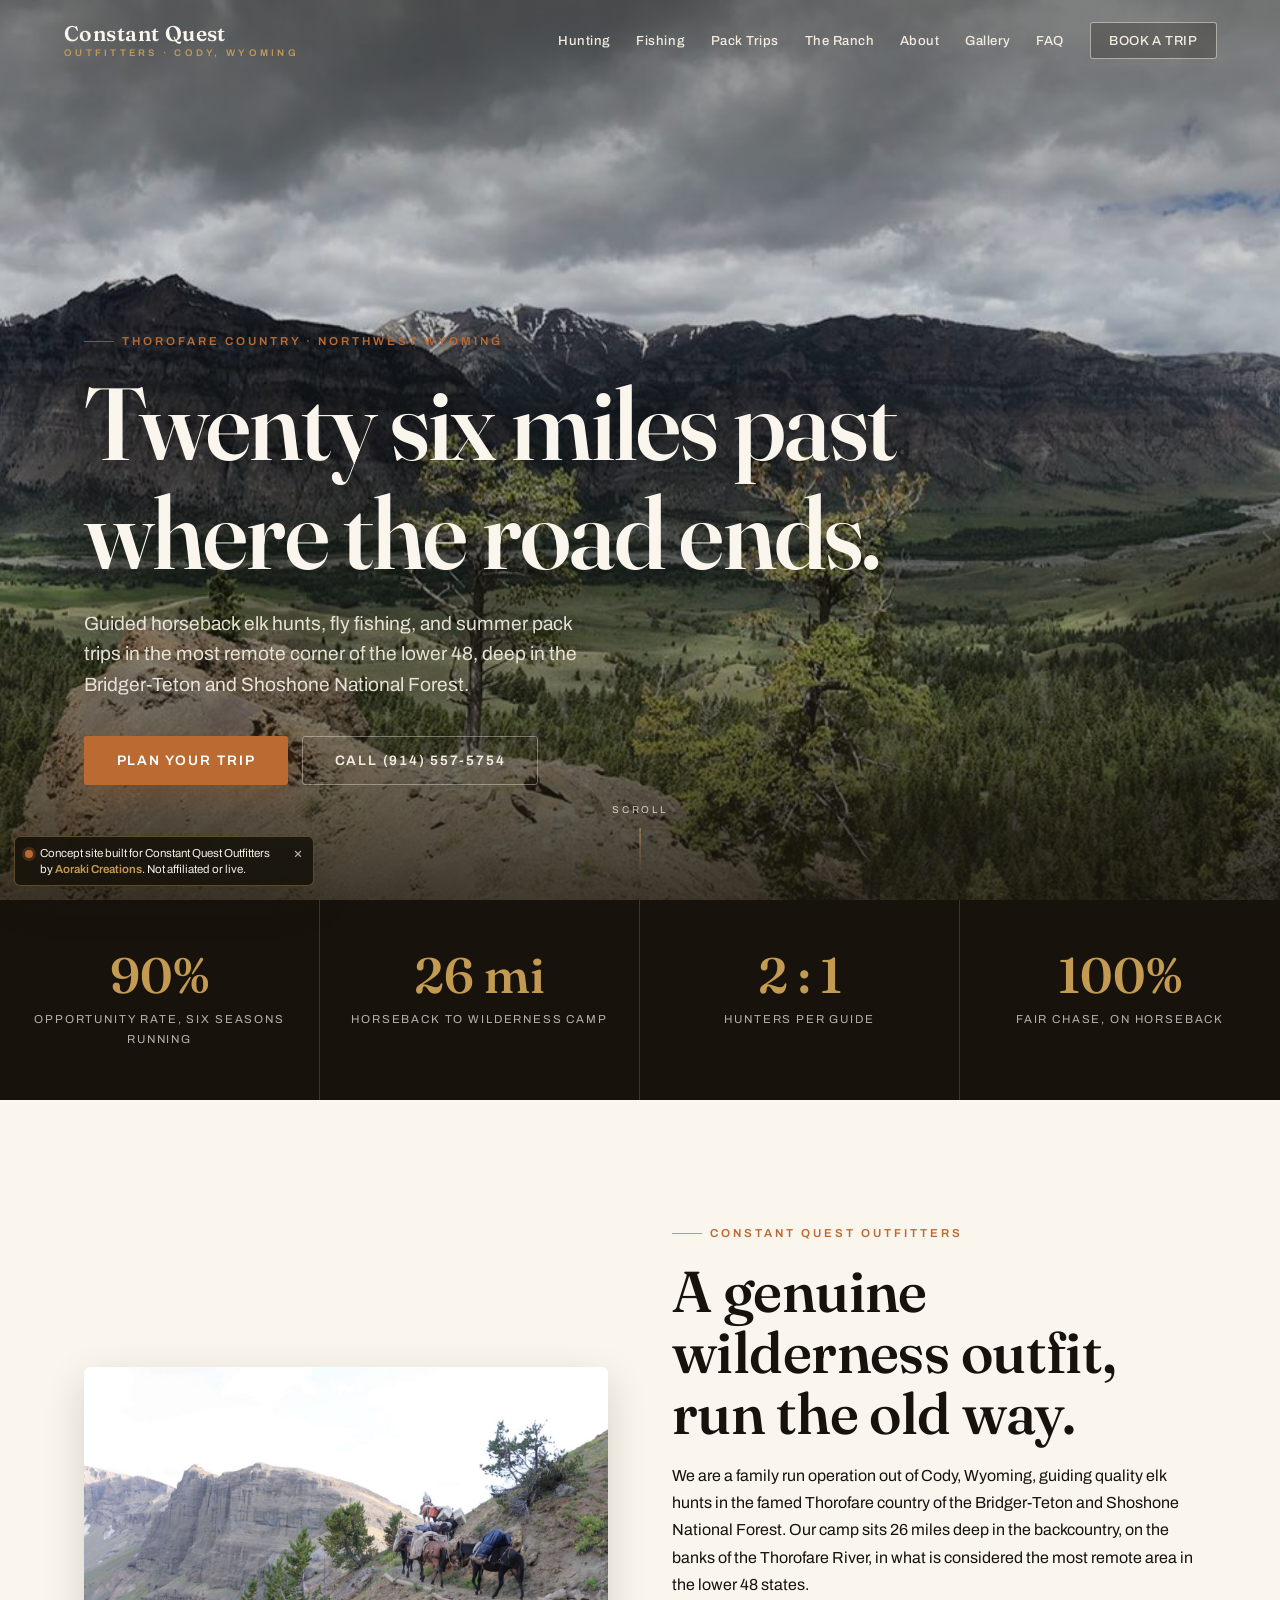
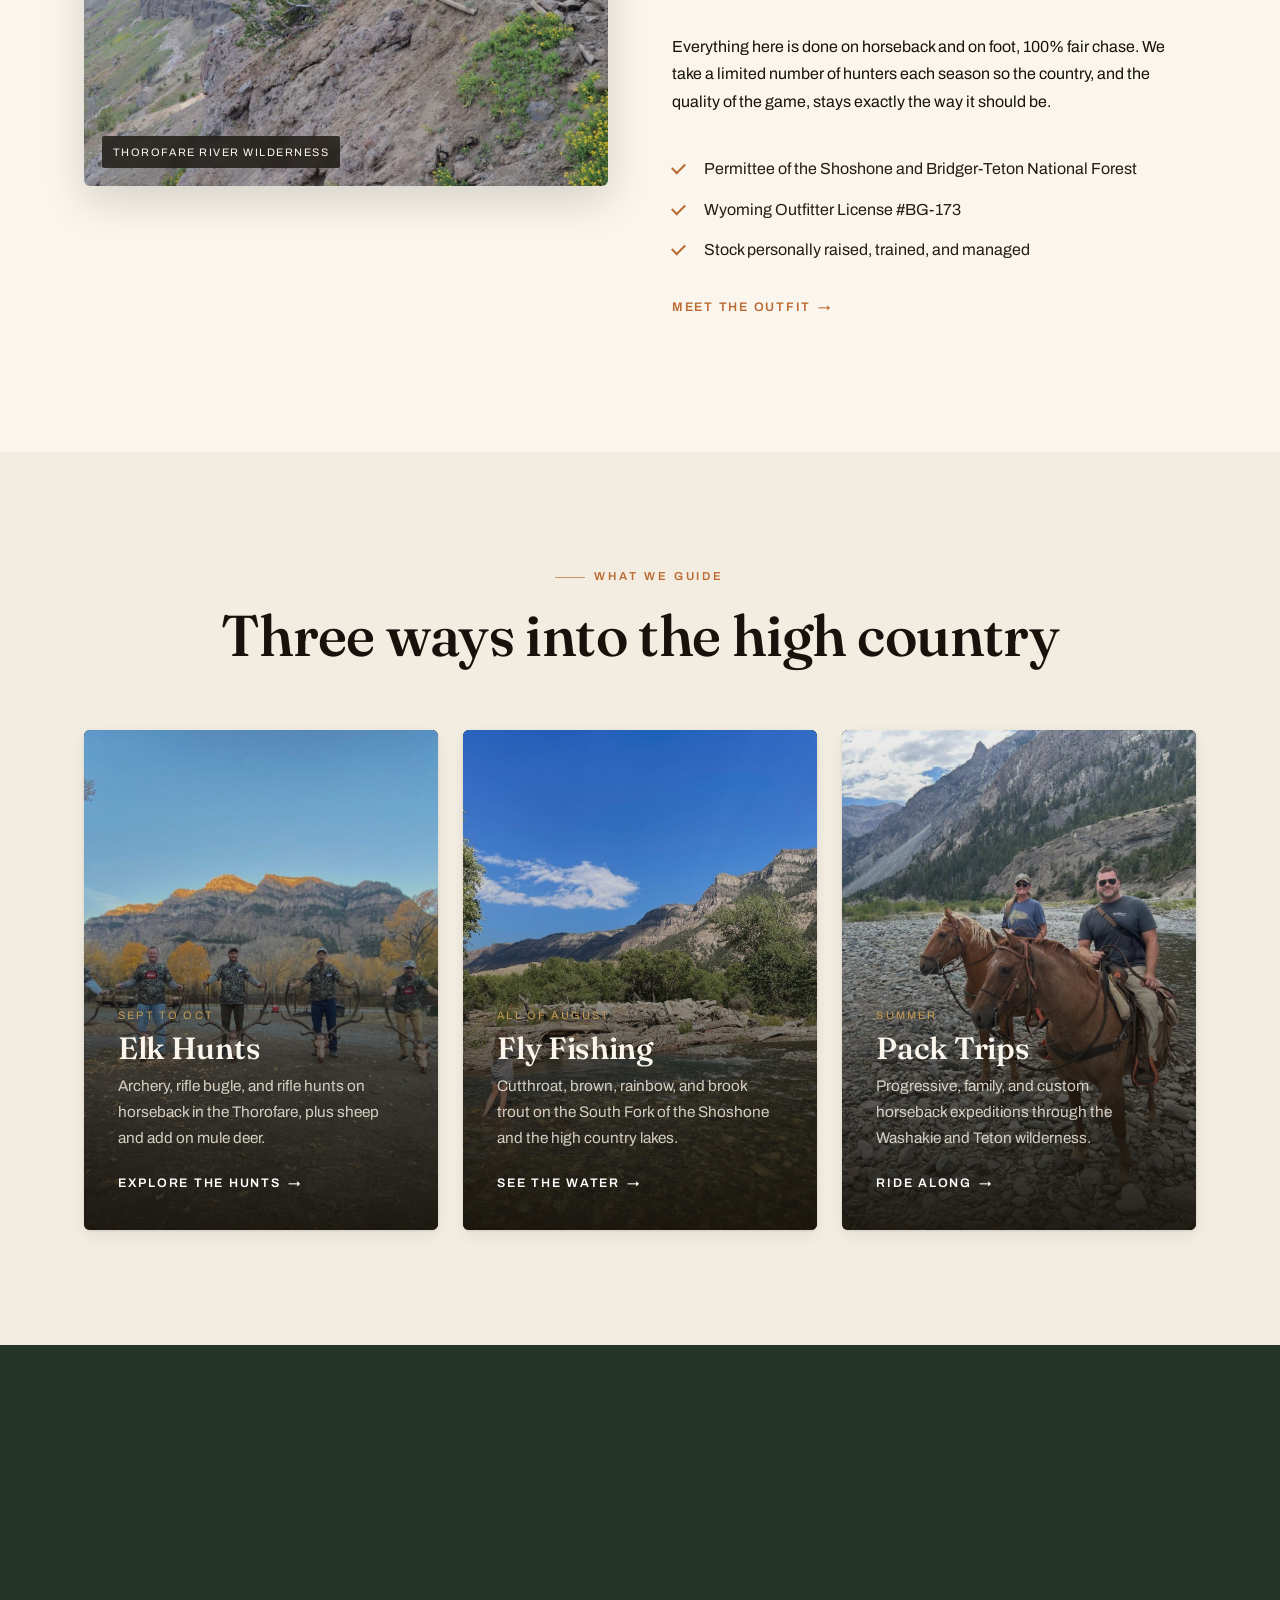
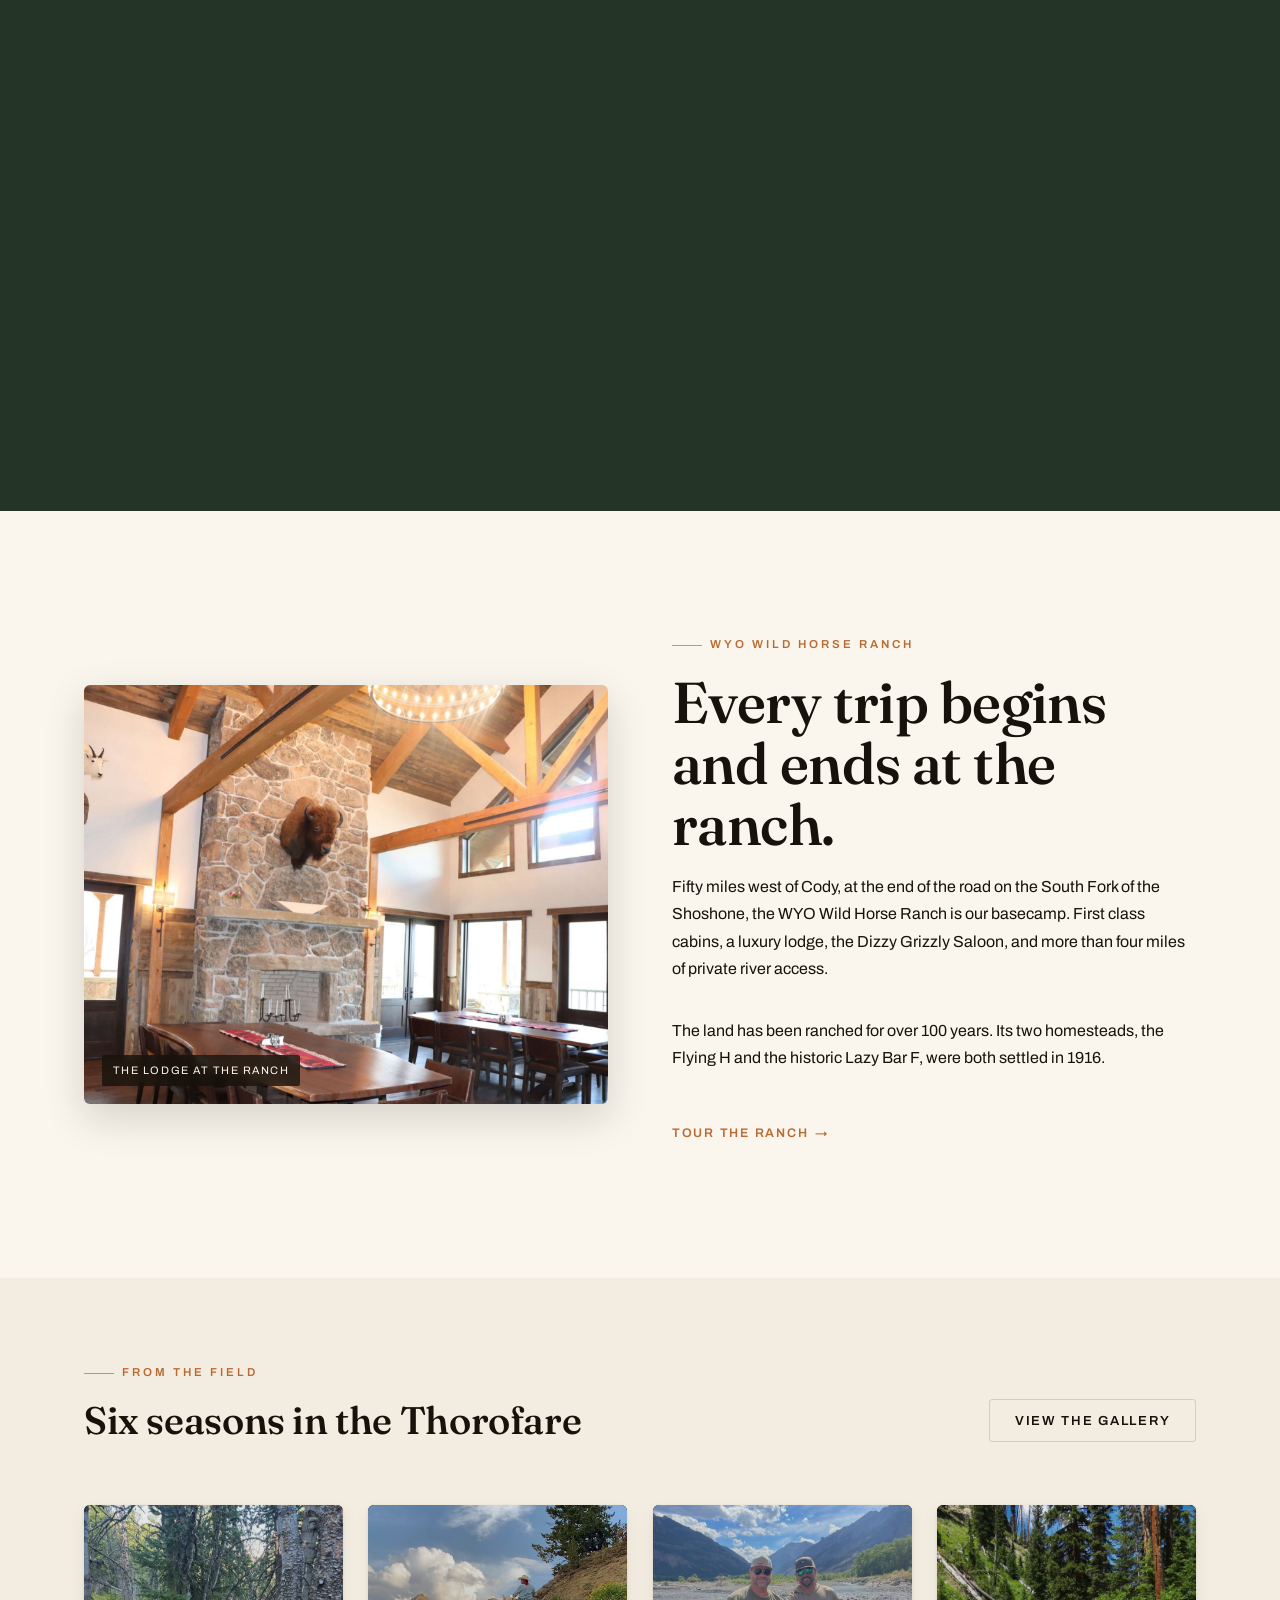
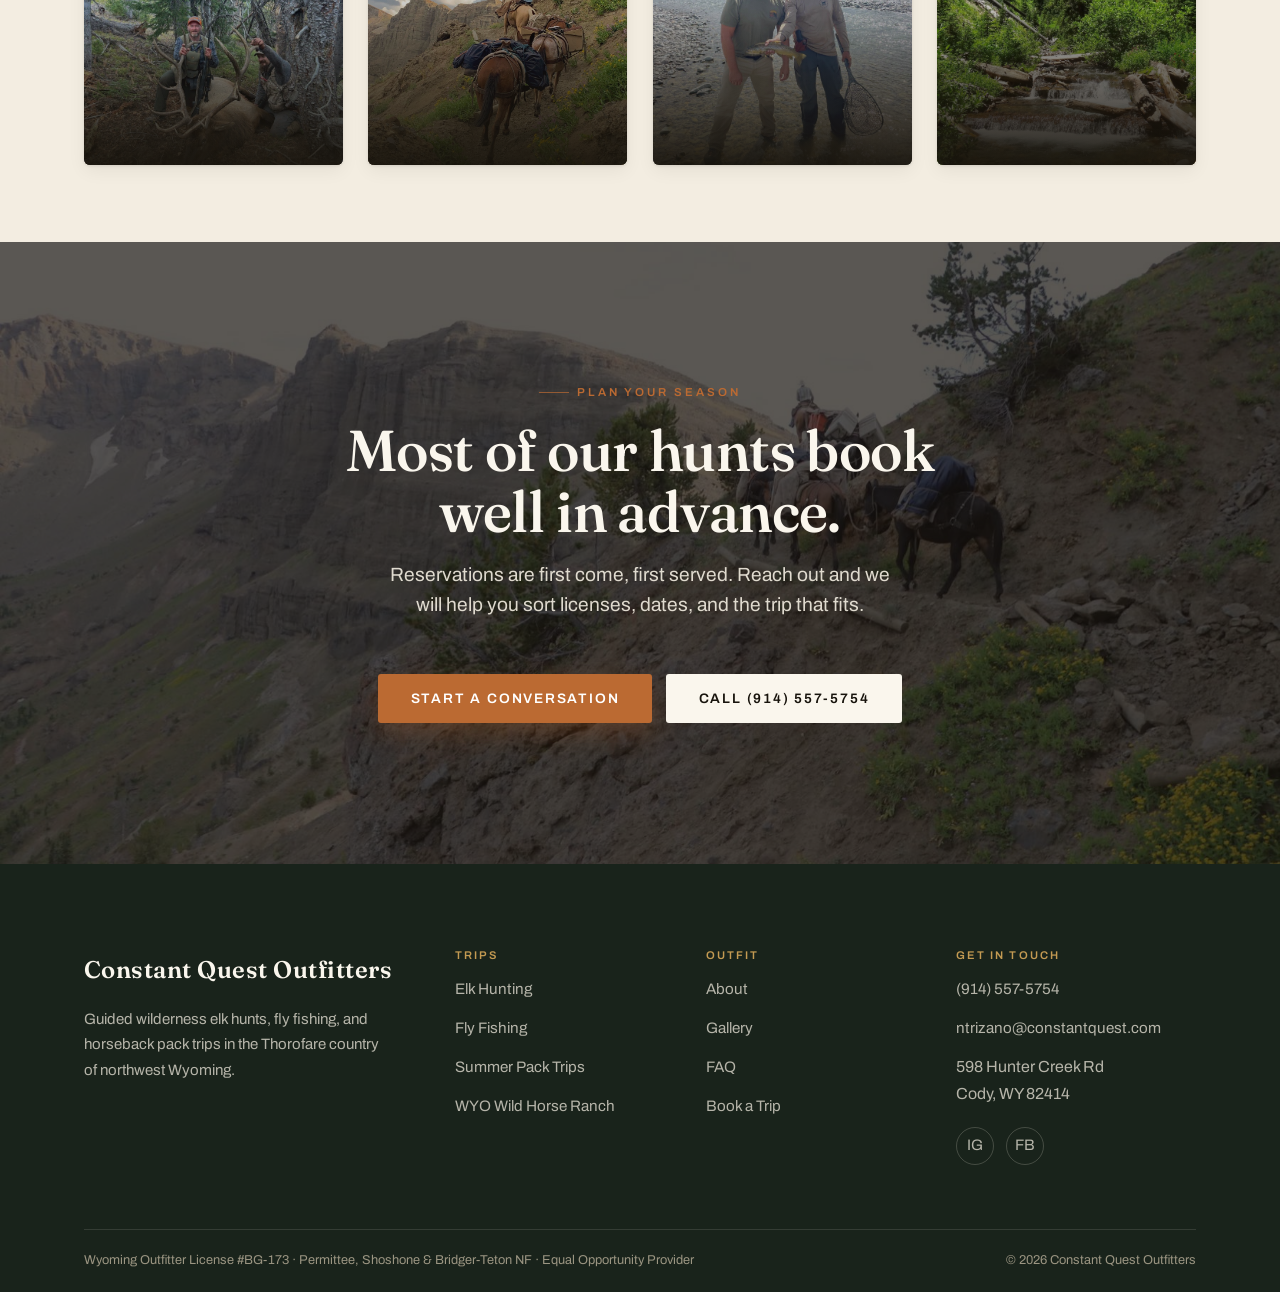
<file: index.html>
<!DOCTYPE html>
<html lang="en">
<head>
<meta charset="utf-8">
<meta name="viewport" content="width=device-width, initial-scale=1">
<meta name="robots" content="noindex, nofollow">
<title>Constant Quest Outfitters | Wilderness Elk Hunts, Fly Fishing &amp; Pack Trips, Cody WY</title>
<meta name="description" content="Guided horseback elk hunts, fly fishing, and summer pack trips in the Thorofare wilderness of the Bridger-Teton and Shoshone National Forest. Based in Cody, Wyoming.">
<link rel="preconnect" href="https://fonts.googleapis.com">
<link rel="preconnect" href="https://fonts.gstatic.com" crossorigin>
<link href="https://fonts.googleapis.com/css2?family=Fraunces:opsz,wght@9..144,400;9..144,500;9..144,560;9..144,600;9..144,700&family=Archivo:wght@400;500;600;700&display=swap" rel="stylesheet">
<link rel="stylesheet" href="styles.css?v=2">
<link rel="icon" href="data:image/svg+xml,%3Csvg xmlns='http://www.w3.org/2000/svg' viewBox='0 0 32 32'%3E%3Crect width='32' height='32' rx='5' fill='%23243528'/%3E%3Ctext x='16' y='21' font-family='Georgia,serif' font-size='14' font-weight='600' fill='%23c39a52' text-anchor='middle'%3ECQ%3C/text%3E%3C/svg%3E">
</head>
<body>

<!-- ============================ HEADER ============================ -->
<header class="site-header">
  <a class="brand" href="index.html">
    <span class="brand__name">Constant Quest</span>
    <span class="brand__sub">Outfitters &middot; Cody, Wyoming</span>
  </a>
  <button class="nav-toggle" aria-label="Open menu" aria-expanded="false"><span></span><span></span><span></span></button>
  <nav class="nav" aria-label="Primary">
    <a href="hunting.html">Hunting</a>
    <a href="fishing.html">Fishing</a>
    <a href="pack-trips.html">Pack Trips</a>
    <a href="ranch.html">The Ranch</a>
    <a href="about.html">About</a>
    <a href="gallery.html">Gallery</a>
    <a href="faq.html">FAQ</a>
    <a class="btn btn--on-dark" href="contact.html">Book a Trip</a>
  </nav>
</header>
<div class="nav-backdrop"></div>

<!-- ============================ HERO ============================ -->
<section class="hero">
  <div class="hero__media">
    <img src="assets/img_0094.jpg" alt="Panoramic view over a broad forested valley with a river below and snow capped peaks beyond, in the Thorofare country of Wyoming">
  </div>
  <div class="hero__inner wrap">
    <p class="eyebrow">Thorofare Country &middot; Northwest Wyoming</p>
    <h1>Twenty six miles past where the road ends.</h1>
    <p class="lead">Guided horseback elk hunts, fly fishing, and summer pack trips in the most remote corner of the lower 48, deep in the Bridger-Teton and Shoshone National Forest.</p>
    <div class="hero__cta">
      <a class="btn btn--primary btn--lg" href="contact.html">Plan Your Trip</a>
      <a class="btn btn--on-dark btn--lg" href="tel:19145575754">Call (914) 557-5754</a>
    </div>
  </div>
  <div class="hero__scroll"><span>Scroll</span><span class="line"></span></div>
</section>

<!-- ============================ STAT BAND ============================ -->
<section class="bg-ink">
  <div class="stats">
    <div class="stat reveal"><div class="stat__num">90%</div><div class="stat__label">Opportunity rate, six seasons running</div></div>
    <div class="stat reveal" data-d="1"><div class="stat__num">26 mi</div><div class="stat__label">Horseback to wilderness camp</div></div>
    <div class="stat reveal" data-d="2"><div class="stat__num">2 : 1</div><div class="stat__label">Hunters per guide</div></div>
    <div class="stat reveal" data-d="3"><div class="stat__num">100%</div><div class="stat__label">Fair chase, on horseback</div></div>
  </div>
</section>

<!-- ============================ INTRO SPLIT ============================ -->
<section class="section bg-cream">
  <div class="wrap split">
    <div class="split__media reveal">
      <img src="assets/npic-1-scaled.jpg" alt="A string of packed horses and mules on a narrow rocky trail with tall cliffs rising behind them">
      <span class="tag">Thorofare River wilderness</span>
    </div>
    <div class="split__body reveal" data-d="1">
      <p class="eyebrow">Constant Quest Outfitters</p>
      <h2 class="h-lg">A genuine wilderness outfit, run the old way.</h2>
      <div class="stack">
        <p>We are a family run operation out of Cody, Wyoming, guiding quality elk hunts in the famed Thorofare country of the Bridger-Teton and Shoshone National Forest. Our camp sits 26 miles deep in the backcountry, on the banks of the Thorofare River, in what is considered the most remote area in the lower 48 states.</p>
        <p>Everything here is done on horseback and on foot, 100% fair chase. We take a limited number of hunters each season so the country, and the quality of the game, stays exactly the way it should be.</p>
      </div>
      <ul class="ticks">
        <li>Permittee of the Shoshone and Bridger-Teton National Forest</li>
        <li>Wyoming Outfitter License #BG-173</li>
        <li>Stock personally raised, trained, and managed</li>
      </ul>
      <p style="margin-top:1.8rem"><a class="txtlink" href="about.html">Meet the outfit <span class="arr">&rarr;</span></a></p>
    </div>
  </div>
</section>

<!-- ============================ OFFERS ============================ -->
<section class="section bg-bone">
  <div class="wrap">
    <div class="shead shead--center">
      <p class="eyebrow center">What we guide</p>
      <h2 class="h-lg maxch-c">Three ways into the high country</h2>
    </div>
    <div class="cards">
      <a class="card reveal" href="hunting.html">
        <div class="card__img"><img src="assets/rifle-4-group-shot-cq.jpg" alt="Five hunters standing in a clearing holding elk antlers with a tall mountain peak glowing behind them"></div>
        <div class="card__body">
          <p class="card__kicker">Sept to Oct</p>
          <h3 class="card__title">Elk Hunts</h3>
          <p class="card__text">Archery, rifle bugle, and rifle hunts on horseback in the Thorofare, plus sheep and add on mule deer.</p>
          <span class="txtlink">Explore the hunts <span class="arr">&rarr;</span></span>
        </div>
      </a>
      <a class="card reveal" data-d="1" href="fishing.html">
        <div class="card__img"><img src="assets/view2.jpg" alt="A person wading in a clear shallow mountain river below dramatic rocky cliffs"></div>
        <div class="card__body">
          <p class="card__kicker">All of August</p>
          <h3 class="card__title">Fly Fishing</h3>
          <p class="card__text">Cutthroat, brown, rainbow, and brook trout on the South Fork of the Shoshone and the high country lakes.</p>
          <span class="txtlink">See the water <span class="arr">&rarr;</span></span>
        </div>
      </a>
      <a class="card reveal" data-d="2" href="pack-trips.html">
        <div class="card__img"><img src="assets/horse.jpg" alt="Two riders on horseback paused on a rocky riverbank with a mountain peak behind them"></div>
        <div class="card__body">
          <p class="card__kicker">Summer</p>
          <h3 class="card__title">Pack Trips</h3>
          <p class="card__text">Progressive, family, and custom horseback expeditions through the Washakie and Teton wilderness.</p>
          <span class="txtlink">Ride along <span class="arr">&rarr;</span></span>
        </div>
      </a>
    </div>
  </div>
</section>

<!-- ============================ CAMP FEATURE ============================ -->
<section class="section bg-pine">
  <div class="wrap split split--rev">
    <div class="split__media reveal">
      <img src="assets/hunter-tent-night-1.jpg" alt="A canvas wall tent glowing with warm light at dusk, wood stove smoke rising, conifers silhouetted against a deep blue sky">
      <span class="tag">Wilderness camp, Thorofare River</span>
    </div>
    <div class="split__body reveal" data-d="1">
      <p class="eyebrow">Life in camp</p>
      <h2 class="h-lg">Wall tents, wood stoves, and a hot meal waiting.</h2>
      <div class="stack">
        <p>The ride in is every bit of 7.5 hours and 26 miles. Once you reach camp, you can expect padded cots in wall tents with stoves, and hot meals served in the dining tent each morning and evening, with a packed lunch in the field.</p>
        <p>Each day you will be on horseback a minimum of three to four hours with a few miles of walking. Quality stock and comfortable, safe wilderness accommodations are part of the deal.</p>
      </div>
      <p style="margin-top:1.8rem"><a class="txtlink" href="hunting.html">How the hunts work <span class="arr">&rarr;</span></a></p>
    </div>
  </div>
</section>

<!-- ============================ RANCH FEATURE ============================ -->
<section class="section bg-cream">
  <div class="wrap split">
    <div class="split__media reveal">
      <img src="assets/7-scaled.jpg" alt="Interior of a timber frame lodge dining room with a tall stone fireplace, dining tables, and a bison mount above the hearth">
      <span class="tag">The lodge at the ranch</span>
    </div>
    <div class="split__body reveal" data-d="1">
      <p class="eyebrow">WYO Wild Horse Ranch</p>
      <h2 class="h-lg">Every trip begins and ends at the ranch.</h2>
      <div class="stack">
        <p>Fifty miles west of Cody, at the end of the road on the South Fork of the Shoshone, the WYO Wild Horse Ranch is our basecamp. First class cabins, a luxury lodge, the Dizzy Grizzly Saloon, and more than four miles of private river access.</p>
        <p>The land has been ranched for over 100 years. Its two homesteads, the Flying H and the historic Lazy Bar F, were both settled in 1916.</p>
      </div>
      <p style="margin-top:1.8rem"><a class="txtlink" href="ranch.html">Tour the ranch <span class="arr">&rarr;</span></a></p>
    </div>
  </div>
</section>

<!-- ============================ GALLERY TEASER ============================ -->
<section class="section--tight bg-bone">
  <div class="wrap">
    <div class="shead shead--split">
      <div>
        <p class="eyebrow">From the field</p>
        <h2 class="h-md">Six seasons in the Thorofare</h2>
      </div>
      <div style="text-align:right"><a class="btn btn--ghost" href="gallery.html">View the gallery</a></div>
    </div>
    <div class="cards" style="grid-template-columns:repeat(4,1fr)">
      <div class="card reveal" style="min-height:260px"><div class="card__img"><img src="assets/elk-2024.jpg" alt="Two hunters posing with a downed bull elk in timber"></div></div>
      <div class="card reveal" data-d="1" style="min-height:260px"><div class="card__img"><img src="assets/npic-2-scaled.jpg" alt="A rider leading two pack mules up a steep mountain trail"></div></div>
      <div class="card reveal" data-d="2" style="min-height:260px"><div class="card__img"><img src="assets/boys.jpg" alt="Two anglers standing in a mountain river, one holding a trout"></div></div>
      <div class="card reveal" data-d="3" style="min-height:260px"><div class="card__img"><img src="assets/dsc03654.jpg" alt="A mountain stream cascading over rocks through a conifer forest"></div></div>
    </div>
  </div>
</section>

<!-- ============================ CTA BAND ============================ -->
<section class="cta-band">
  <div class="cta-band__media"><img src="assets/npic-1-scaled.jpg" alt="Pack string crossing a high wilderness ridge"></div>
  <div class="cta-band__inner wrap">
    <p class="eyebrow center">Plan your season</p>
    <h2>Most of our hunts book well in advance.</h2>
    <p class="lead">Reservations are first come, first served. Reach out and we will help you sort licenses, dates, and the trip that fits.</p>
    <div class="cta-band__btns">
      <a class="btn btn--primary btn--lg" href="contact.html">Start a Conversation</a>
      <a class="btn btn--light btn--lg" href="tel:19145575754">Call (914) 557-5754</a>
    </div>
  </div>
</section>

<!-- ============================ FOOTER ============================ -->
<footer class="site-footer">
  <div class="wrap">
    <div class="footer-top">
      <div class="footer-brand">
        <span class="brand__name">Constant Quest Outfitters</span>
        <p>Guided wilderness elk hunts, fly fishing, and horseback pack trips in the Thorofare country of northwest Wyoming.</p>
      </div>
      <div class="footer-col">
        <h4>Trips</h4>
        <ul>
          <li><a href="hunting.html">Elk Hunting</a></li>
          <li><a href="fishing.html">Fly Fishing</a></li>
          <li><a href="pack-trips.html">Summer Pack Trips</a></li>
          <li><a href="ranch.html">WYO Wild Horse Ranch</a></li>
        </ul>
      </div>
      <div class="footer-col">
        <h4>Outfit</h4>
        <ul>
          <li><a href="about.html">About</a></li>
          <li><a href="gallery.html">Gallery</a></li>
          <li><a href="faq.html">FAQ</a></li>
          <li><a href="contact.html">Book a Trip</a></li>
        </ul>
      </div>
      <div class="footer-col">
        <h4>Get in touch</h4>
        <ul>
          <li><a href="tel:19145575754">(914) 557-5754</a></li>
          <li><a href="mailto:ntrizano@constantquest.com">ntrizano@constantquest.com</a></li>
          <li>598 Hunter Creek Rd<br>Cody, WY 82414</li>
        </ul>
        <div class="footer-social" style="margin-top:1.2rem">
          <a href="https://www.instagram.com/constant_quest_outfitters/" aria-label="Instagram" target="_blank" rel="noopener">IG</a>
          <a href="https://www.facebook.com/" aria-label="Facebook" target="_blank" rel="noopener">FB</a>
        </div>
      </div>
    </div>
    <div class="footer-bottom">
      <span class="lic">Wyoming Outfitter License #BG-173 &middot; Permittee, Shoshone &amp; Bridger-Teton NF &middot; Equal Opportunity Provider</span>
      <span class="lic">&copy; <span id="year">2026</span> Constant Quest Outfitters</span>
    </div>
  </div>
</footer>

<!-- ============================ DEMO BADGE ============================ -->
<div class="demo-badge">
  <span class="dot"></span>
  <div>Concept site built for Constant Quest Outfitters by <strong>Aoraki Creations</strong>. Not affiliated or live.</div>
  <button class="demo-badge__x" aria-label="Dismiss">&times;</button>
</div>

<script src="main.js?v=2"></script>
</body>
</html>
</file>
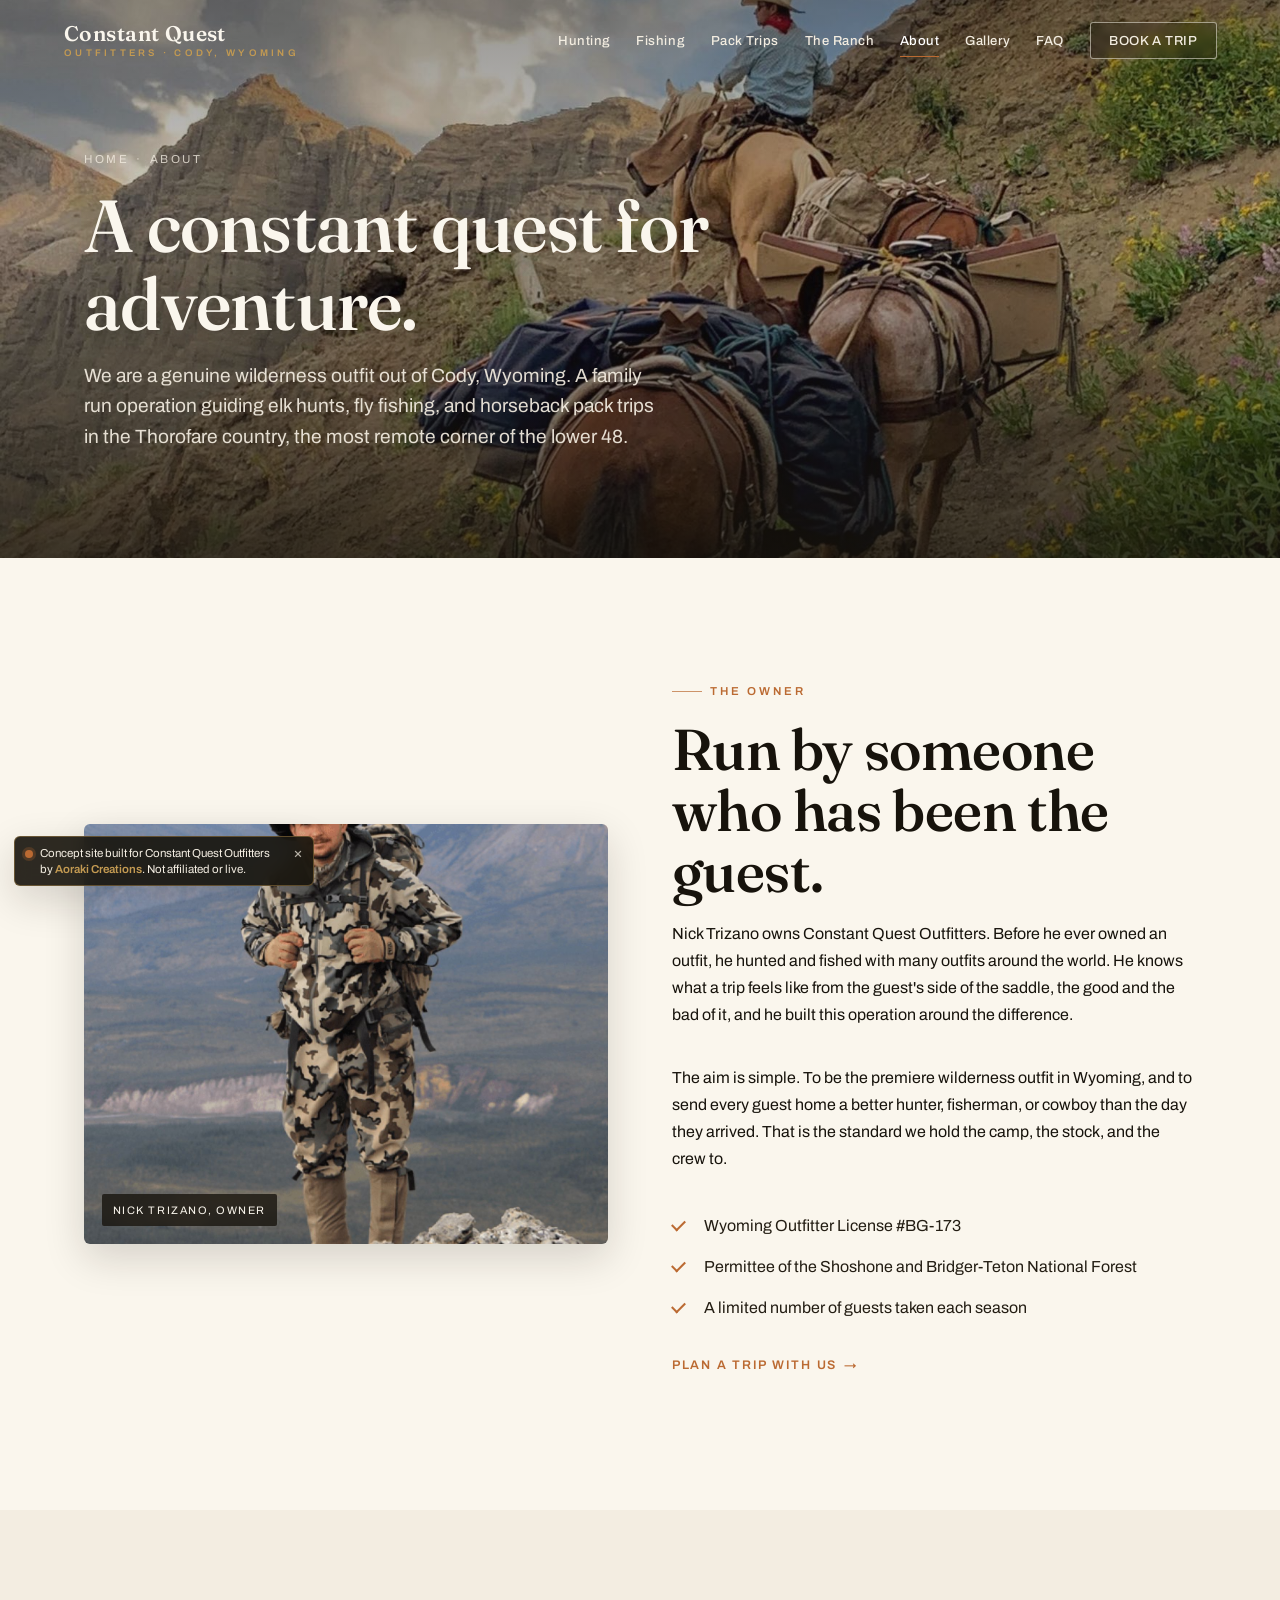
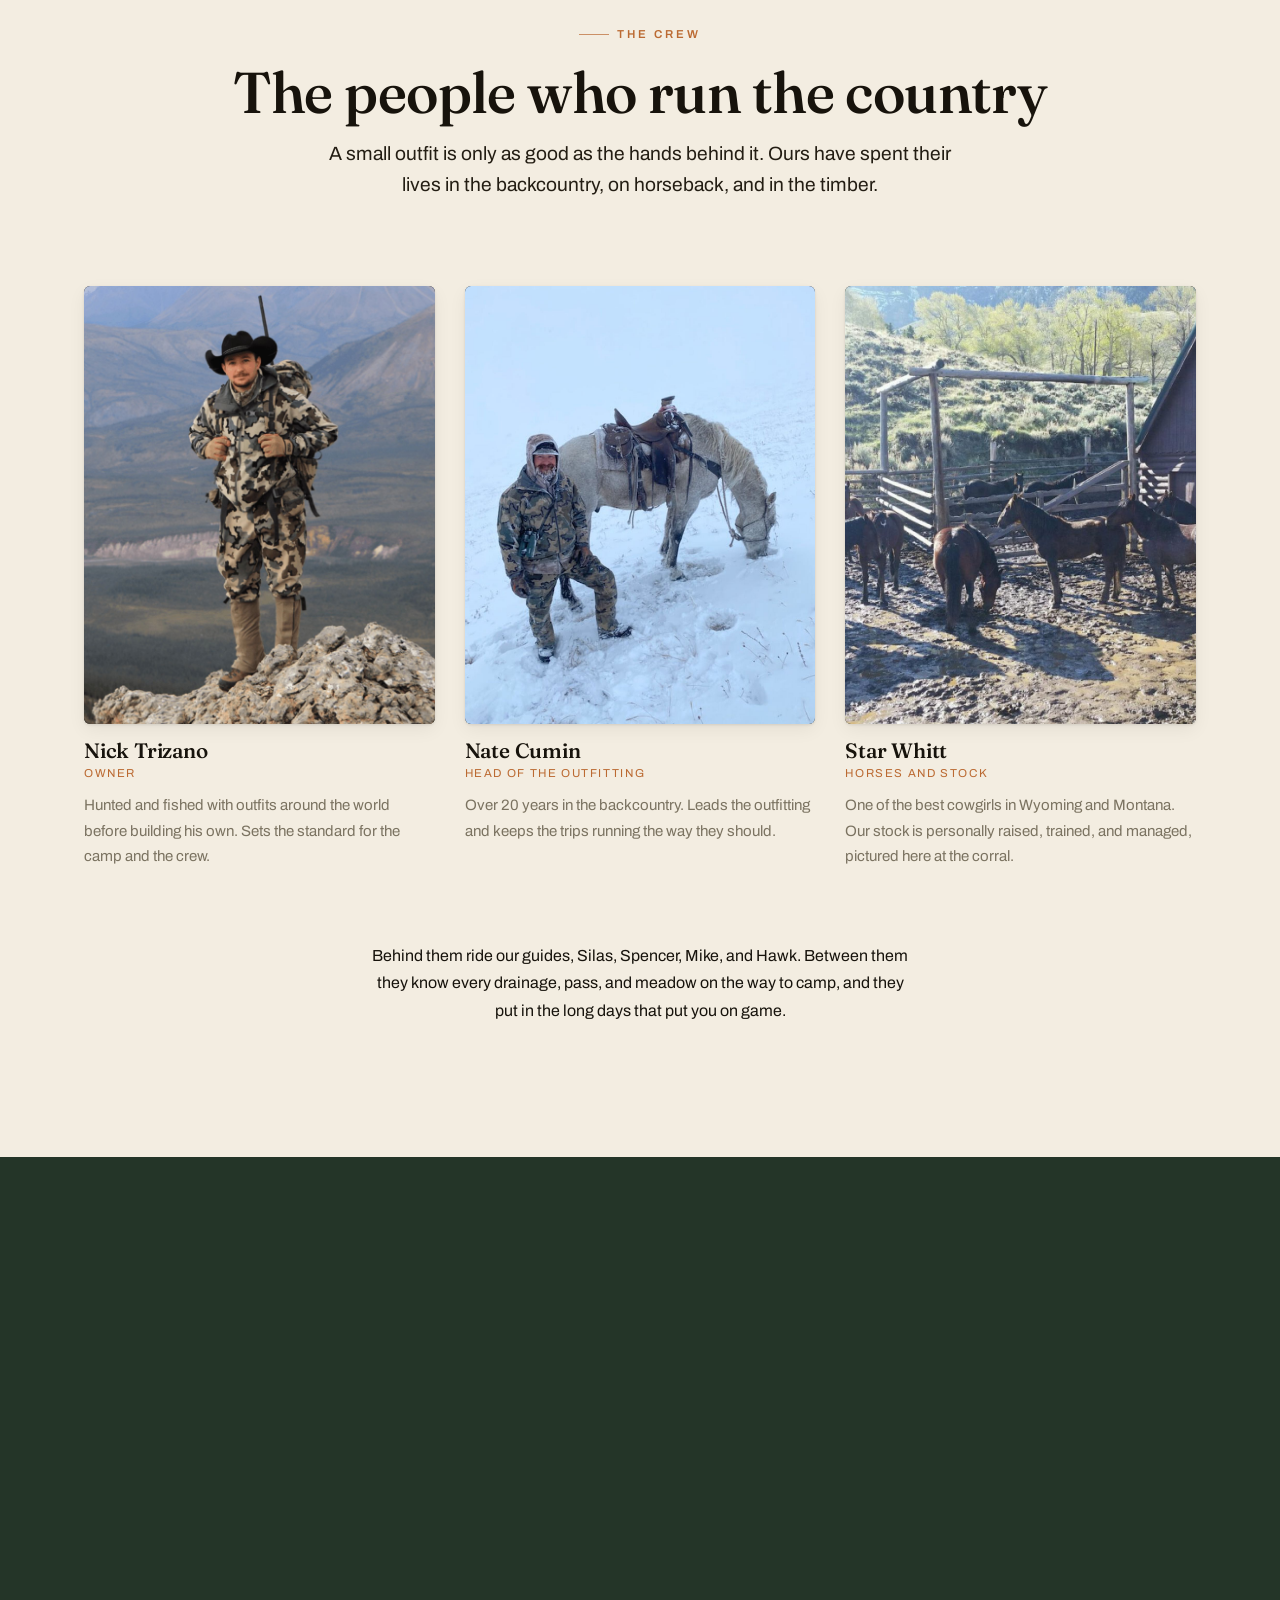
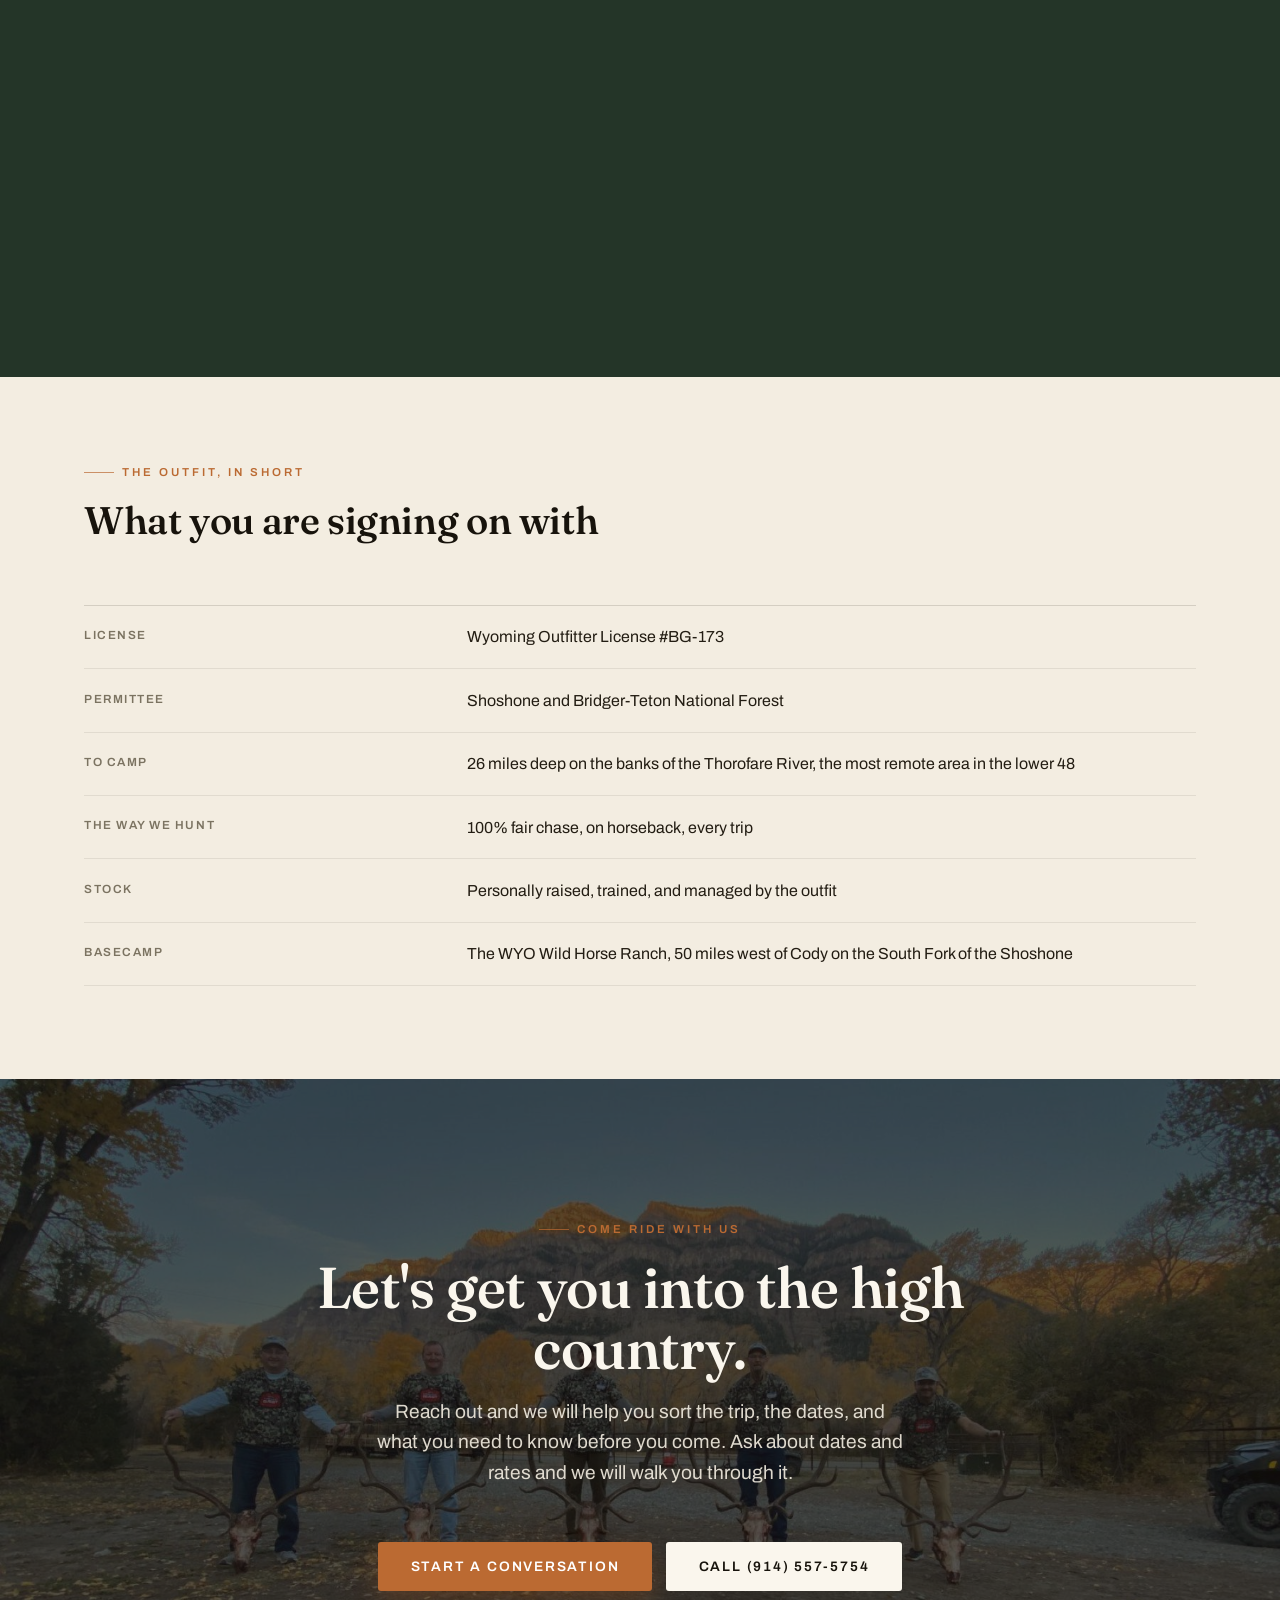
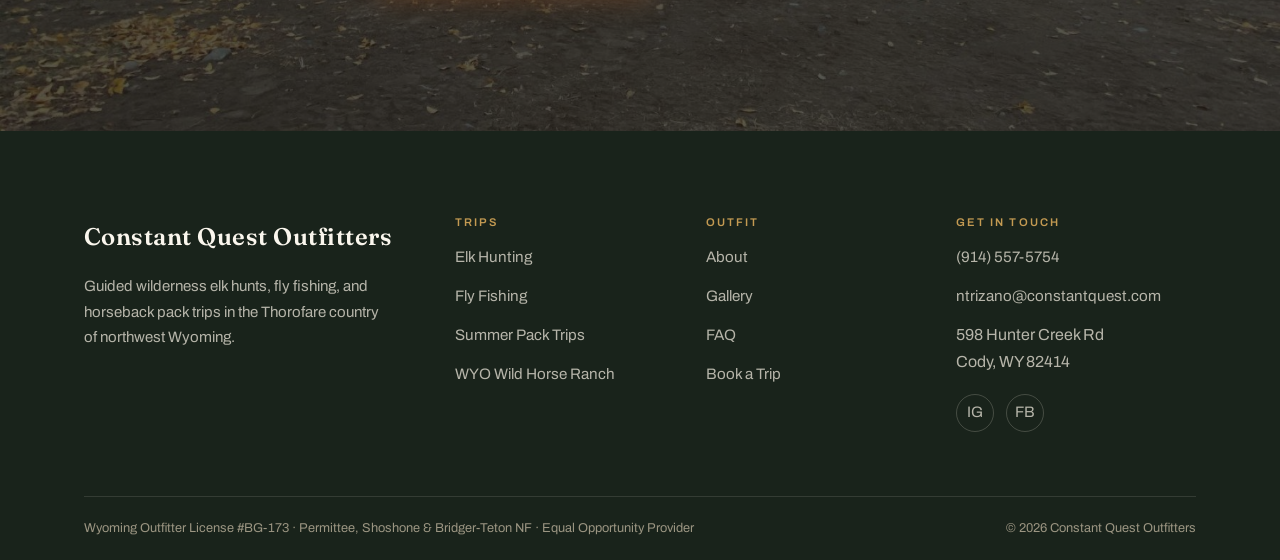
<file: about.html>
<!DOCTYPE html>
<html lang="en">
<head>
<meta charset="utf-8">
<meta name="viewport" content="width=device-width, initial-scale=1">
<meta name="robots" content="noindex, nofollow">
<title>About the Outfit | Constant Quest Outfitters</title>
<meta name="description" content="Constant Quest Outfitters is a family run wilderness outfit out of Cody, Wyoming. Meet owner Nick Trizano, head of outfitting Nate Cumin, cowgirl Star Whitt, and the crew who guide the Thorofare country.">
<link rel="preconnect" href="https://fonts.googleapis.com">
<link rel="preconnect" href="https://fonts.gstatic.com" crossorigin>
<link href="https://fonts.googleapis.com/css2?family=Fraunces:opsz,wght@9..144,400;9..144,500;9..144,560;9..144,600;9..144,700&family=Archivo:wght@400;500;600;700&display=swap" rel="stylesheet">
<link rel="stylesheet" href="styles.css?v=2">
<link rel="icon" href="data:image/svg+xml,%3Csvg xmlns='http://www.w3.org/2000/svg' viewBox='0 0 32 32'%3E%3Crect width='32' height='32' rx='5' fill='%23243528'/%3E%3Ctext x='16' y='21' font-family='Georgia,serif' font-size='14' font-weight='600' fill='%23c39a52' text-anchor='middle'%3ECQ%3C/text%3E%3C/svg%3E">
</head>
<body>

<!-- ============================ HEADER ============================ -->
<header class="site-header">
  <a class="brand" href="index.html">
    <span class="brand__name">Constant Quest</span>
    <span class="brand__sub">Outfitters &middot; Cody, Wyoming</span>
  </a>
  <button class="nav-toggle" aria-label="Open menu" aria-expanded="false"><span></span><span></span><span></span></button>
  <nav class="nav" aria-label="Primary">
    <a href="hunting.html">Hunting</a>
    <a href="fishing.html">Fishing</a>
    <a href="pack-trips.html">Pack Trips</a>
    <a href="ranch.html">The Ranch</a>
    <a href="about.html" aria-current="page">About</a>
    <a href="gallery.html">Gallery</a>
    <a href="faq.html">FAQ</a>
    <a class="btn btn--on-dark" href="contact.html">Book a Trip</a>
  </nav>
</header>
<div class="nav-backdrop"></div>

<!-- ============================ SUBHERO ============================ -->
<section class="subhero">
  <div class="subhero__media">
    <img src="assets/npic-2-scaled.jpg" alt="A rider leading two pack mules up a steep mountain trail in the Thorofare country">
  </div>
  <div class="subhero__inner wrap">
    <p class="crumb"><a href="index.html">Home</a> &middot; <span>About</span></p>
    <h1>A constant quest for adventure.</h1>
    <p class="lead">We are a genuine wilderness outfit out of Cody, Wyoming. A family run operation guiding elk hunts, fly fishing, and horseback pack trips in the Thorofare country, the most remote corner of the lower 48.</p>
  </div>
</section>

<!-- ============================ OWNER SPLIT ============================ -->
<section class="section bg-cream">
  <div class="wrap split">
    <div class="split__media reveal">
      <img src="assets/nick.jpg" alt="A hunter in camo and a black cowboy hat standing on a rocky summit with a pack, in the Wyoming backcountry">
      <span class="tag">Nick Trizano, owner</span>
    </div>
    <div class="split__body reveal" data-d="1">
      <p class="eyebrow">The owner</p>
      <h2 class="h-lg">Run by someone who has been the guest.</h2>
      <div class="stack">
        <p>Nick Trizano owns Constant Quest Outfitters. Before he ever owned an outfit, he hunted and fished with many outfits around the world. He knows what a trip feels like from the guest's side of the saddle, the good and the bad of it, and he built this operation around the difference.</p>
        <p>The aim is simple. To be the premiere wilderness outfit in Wyoming, and to send every guest home a better hunter, fisherman, or cowboy than the day they arrived. That is the standard we hold the camp, the stock, and the crew to.</p>
      </div>
      <ul class="ticks">
        <li>Wyoming Outfitter License #BG-173</li>
        <li>Permittee of the Shoshone and Bridger-Teton National Forest</li>
        <li>A limited number of guests taken each season</li>
      </ul>
      <p style="margin-top:1.8rem"><a class="txtlink" href="contact.html">Plan a trip with us <span class="arr">&rarr;</span></a></p>
    </div>
  </div>
</section>

<!-- ============================ THE CREW ============================ -->
<section class="section bg-bone">
  <div class="wrap">
    <div class="shead shead--center">
      <p class="eyebrow center">The crew</p>
      <h2 class="h-lg maxch-c">The people who run the country</h2>
      <p class="lead maxch-c">A small outfit is only as good as the hands behind it. Ours have spent their lives in the backcountry, on horseback, and in the timber.</p>
    </div>
    <div class="people">
      <div class="person reveal">
        <div class="person__img"><img src="assets/nick.jpg" alt="A hunter in camo and a black cowboy hat on a rocky summit with a pack"></div>
        <h3>Nick Trizano</h3>
        <p class="role">Owner</p>
        <p>Hunted and fished with outfits around the world before building his own. Sets the standard for the camp and the crew.</p>
      </div>
      <div class="person reveal" data-d="1">
        <div class="person__img"><img src="assets/nate.jpg" alt="A hunter standing beside a saddled gray horse during a winter snow"></div>
        <h3>Nate Cumin</h3>
        <p class="role">Head of the outfitting</p>
        <p>Over 20 years in the backcountry. Leads the outfitting and keeps the trips running the way they should.</p>
      </div>
      <div class="person reveal" data-d="2">
        <div class="person__img"><img src="assets/mustangs.jpg" alt="A string of dark ranch horses in a corral by a barn, the stock raised and managed by the outfit"></div>
        <h3>Star Whitt</h3>
        <p class="role">Horses and stock</p>
        <p>One of the best cowgirls in Wyoming and Montana. Our stock is personally raised, trained, and managed, pictured here at the corral.</p>
      </div>
    </div>
    <p class="maxch-c center reveal" data-d="3" style="margin-top:clamp(36px,5vw,56px)">Behind them ride our guides, Silas, Spencer, Mike, and Hawk. Between them they know every drainage, pass, and meadow on the way to camp, and they put in the long days that put you on game.</p>
  </div>
</section>

<!-- ============================ THE COUNTRY ============================ -->
<section class="section bg-pine">
  <div class="wrap split split--rev">
    <div class="split__media reveal">
      <img src="assets/f2.jpg" alt="Aerial view of a winding river through a forested mountain valley in the Thorofare country">
      <span class="tag">Thorofare country, northwest Wyoming</span>
    </div>
    <div class="split__body reveal" data-d="1">
      <p class="eyebrow">The country</p>
      <h2 class="h-lg">Some of the wildest land left in the lower 48.</h2>
      <div class="stack">
        <p>Our country spans the Thorofare River wilderness, the edge of Yellowstone National Park, the South Fork of the Shoshone, and the Bridger-Teton National Forest. It is big, quiet land that asks something of you and gives plenty back.</p>
        <p>Cody sits at 5,016 feet, and from there the trail climbs into high mountain country where the elk live and the rivers run cold and clear. We guide it on horseback the way it has always been done, on land we are proud to be a permittee of.</p>
      </div>
      <p style="margin-top:1.8rem"><a class="txtlink" href="gallery.html">See the country <span class="arr">&rarr;</span></a></p>
    </div>
  </div>
</section>

<!-- ============================ SPECS BAND ============================ -->
<section class="section--tight bg-bone">
  <div class="wrap">
    <div class="shead">
      <p class="eyebrow">The outfit, in short</p>
      <h2 class="h-md">What you are signing on with</h2>
    </div>
    <dl class="specs reveal">
      <div><dt>License</dt><dd>Wyoming Outfitter License #BG-173</dd></div>
      <div><dt>Permittee</dt><dd>Shoshone and Bridger-Teton National Forest</dd></div>
      <div><dt>To camp</dt><dd>26 miles deep on the banks of the Thorofare River, the most remote area in the lower 48</dd></div>
      <div><dt>The way we hunt</dt><dd>100% fair chase, on horseback, every trip</dd></div>
      <div><dt>Stock</dt><dd>Personally raised, trained, and managed by the outfit</dd></div>
      <div><dt>Basecamp</dt><dd>The WYO Wild Horse Ranch, 50 miles west of Cody on the South Fork of the Shoshone</dd></div>
    </dl>
  </div>
</section>

<!-- ============================ CTA BAND ============================ -->
<section class="cta-band">
  <div class="cta-band__media"><img src="assets/rifle-4-group-shot-cq.jpg" alt="Five hunters holding elk skull racks with a mountain peak glowing in alpenglow behind them"></div>
  <div class="cta-band__inner wrap">
    <p class="eyebrow center">Come ride with us</p>
    <h2>Let's get you into the high country.</h2>
    <p class="lead">Reach out and we will help you sort the trip, the dates, and what you need to know before you come. Ask about dates and rates and we will walk you through it.</p>
    <div class="cta-band__btns">
      <a class="btn btn--primary btn--lg" href="contact.html">Start a Conversation</a>
      <a class="btn btn--light btn--lg" href="tel:19145575754">Call (914) 557-5754</a>
    </div>
  </div>
</section>

<!-- ============================ FOOTER ============================ -->
<footer class="site-footer">
  <div class="wrap">
    <div class="footer-top">
      <div class="footer-brand">
        <span class="brand__name">Constant Quest Outfitters</span>
        <p>Guided wilderness elk hunts, fly fishing, and horseback pack trips in the Thorofare country of northwest Wyoming.</p>
      </div>
      <div class="footer-col">
        <h4>Trips</h4>
        <ul>
          <li><a href="hunting.html">Elk Hunting</a></li>
          <li><a href="fishing.html">Fly Fishing</a></li>
          <li><a href="pack-trips.html">Summer Pack Trips</a></li>
          <li><a href="ranch.html">WYO Wild Horse Ranch</a></li>
        </ul>
      </div>
      <div class="footer-col">
        <h4>Outfit</h4>
        <ul>
          <li><a href="about.html">About</a></li>
          <li><a href="gallery.html">Gallery</a></li>
          <li><a href="faq.html">FAQ</a></li>
          <li><a href="contact.html">Book a Trip</a></li>
        </ul>
      </div>
      <div class="footer-col">
        <h4>Get in touch</h4>
        <ul>
          <li><a href="tel:19145575754">(914) 557-5754</a></li>
          <li><a href="mailto:ntrizano@constantquest.com">ntrizano@constantquest.com</a></li>
          <li>598 Hunter Creek Rd<br>Cody, WY 82414</li>
        </ul>
        <div class="footer-social" style="margin-top:1.2rem">
          <a href="https://www.instagram.com/constant_quest_outfitters/" aria-label="Instagram" target="_blank" rel="noopener">IG</a>
          <a href="https://www.facebook.com/" aria-label="Facebook" target="_blank" rel="noopener">FB</a>
        </div>
      </div>
    </div>
    <div class="footer-bottom">
      <span class="lic">Wyoming Outfitter License #BG-173 &middot; Permittee, Shoshone &amp; Bridger-Teton NF &middot; Equal Opportunity Provider</span>
      <span class="lic">&copy; <span id="year">2026</span> Constant Quest Outfitters</span>
    </div>
  </div>
</footer>

<!-- ============================ DEMO BADGE ============================ -->
<div class="demo-badge">
  <span class="dot"></span>
  <div>Concept site built for Constant Quest Outfitters by <strong>Aoraki Creations</strong>. Not affiliated or live.</div>
  <button class="demo-badge__x" aria-label="Dismiss">&times;</button>
</div>

<script src="main.js?v=2"></script>
</body>
</html>
</file>
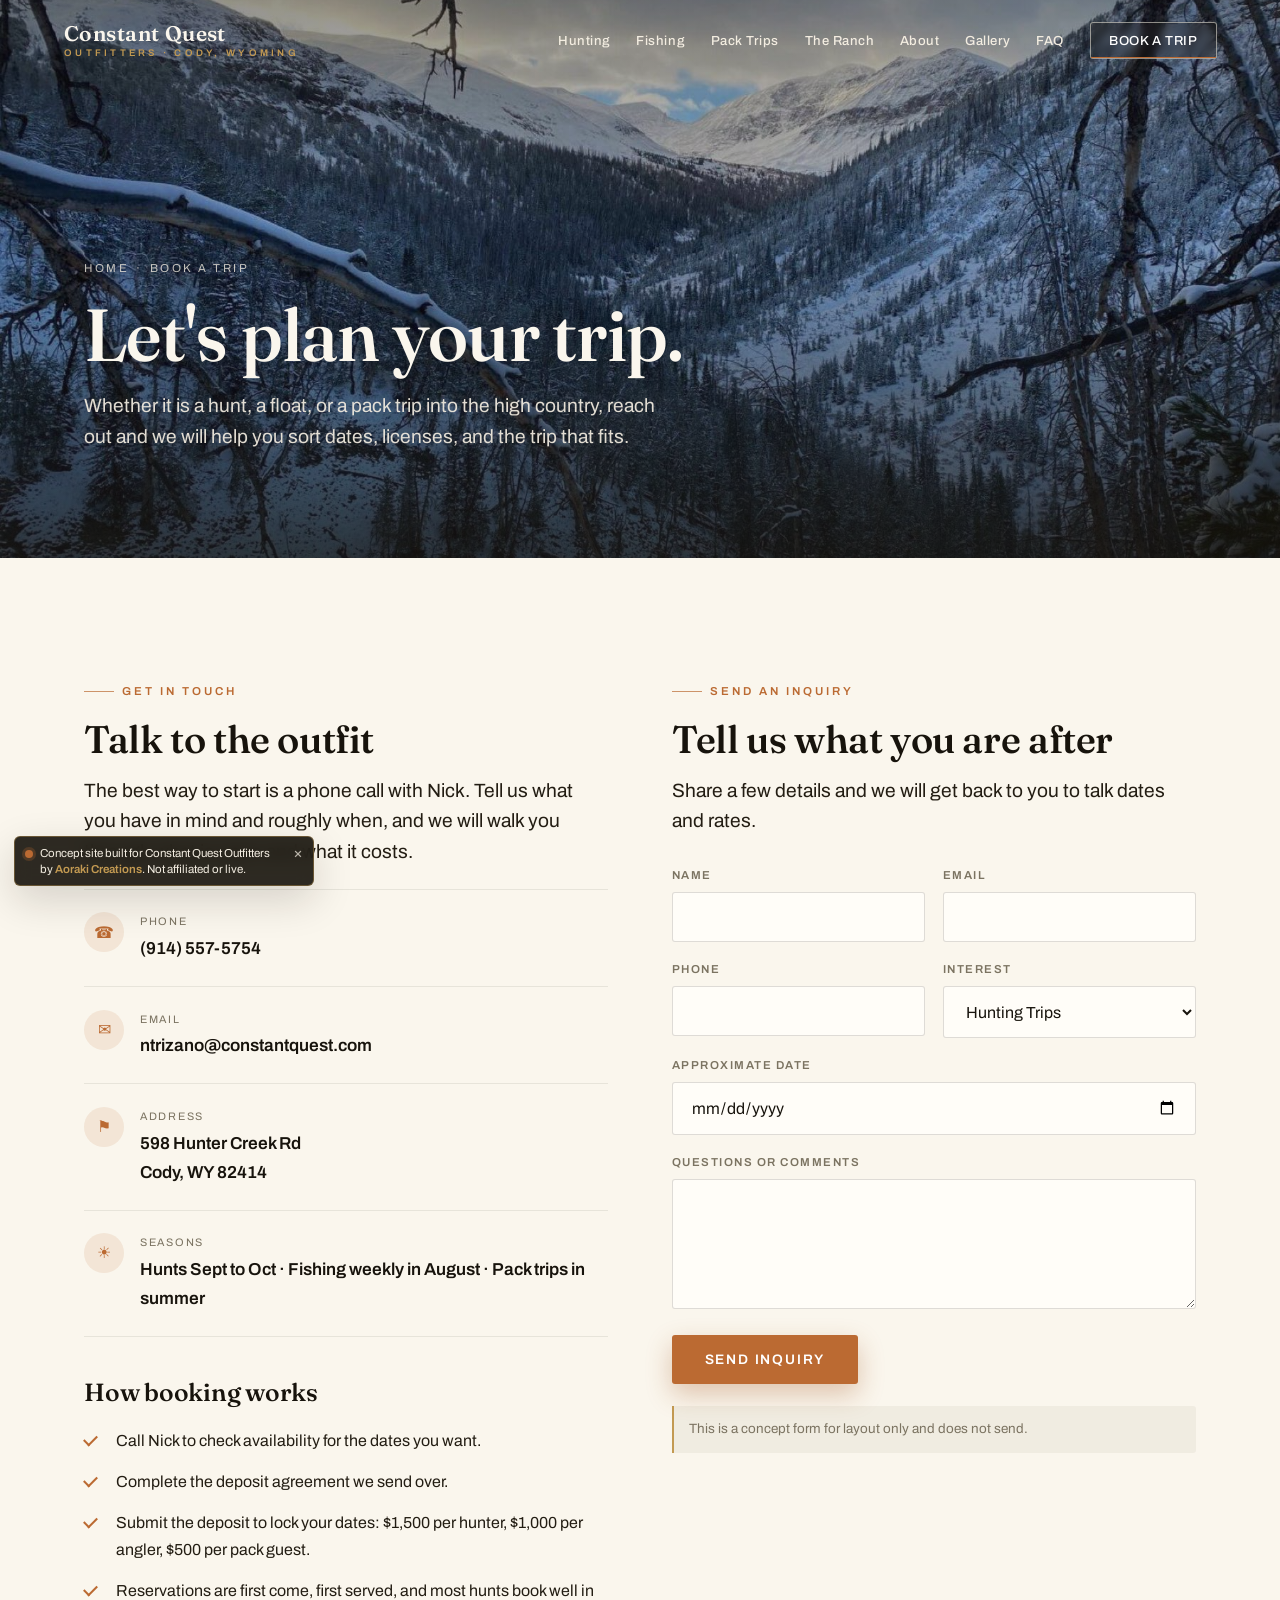
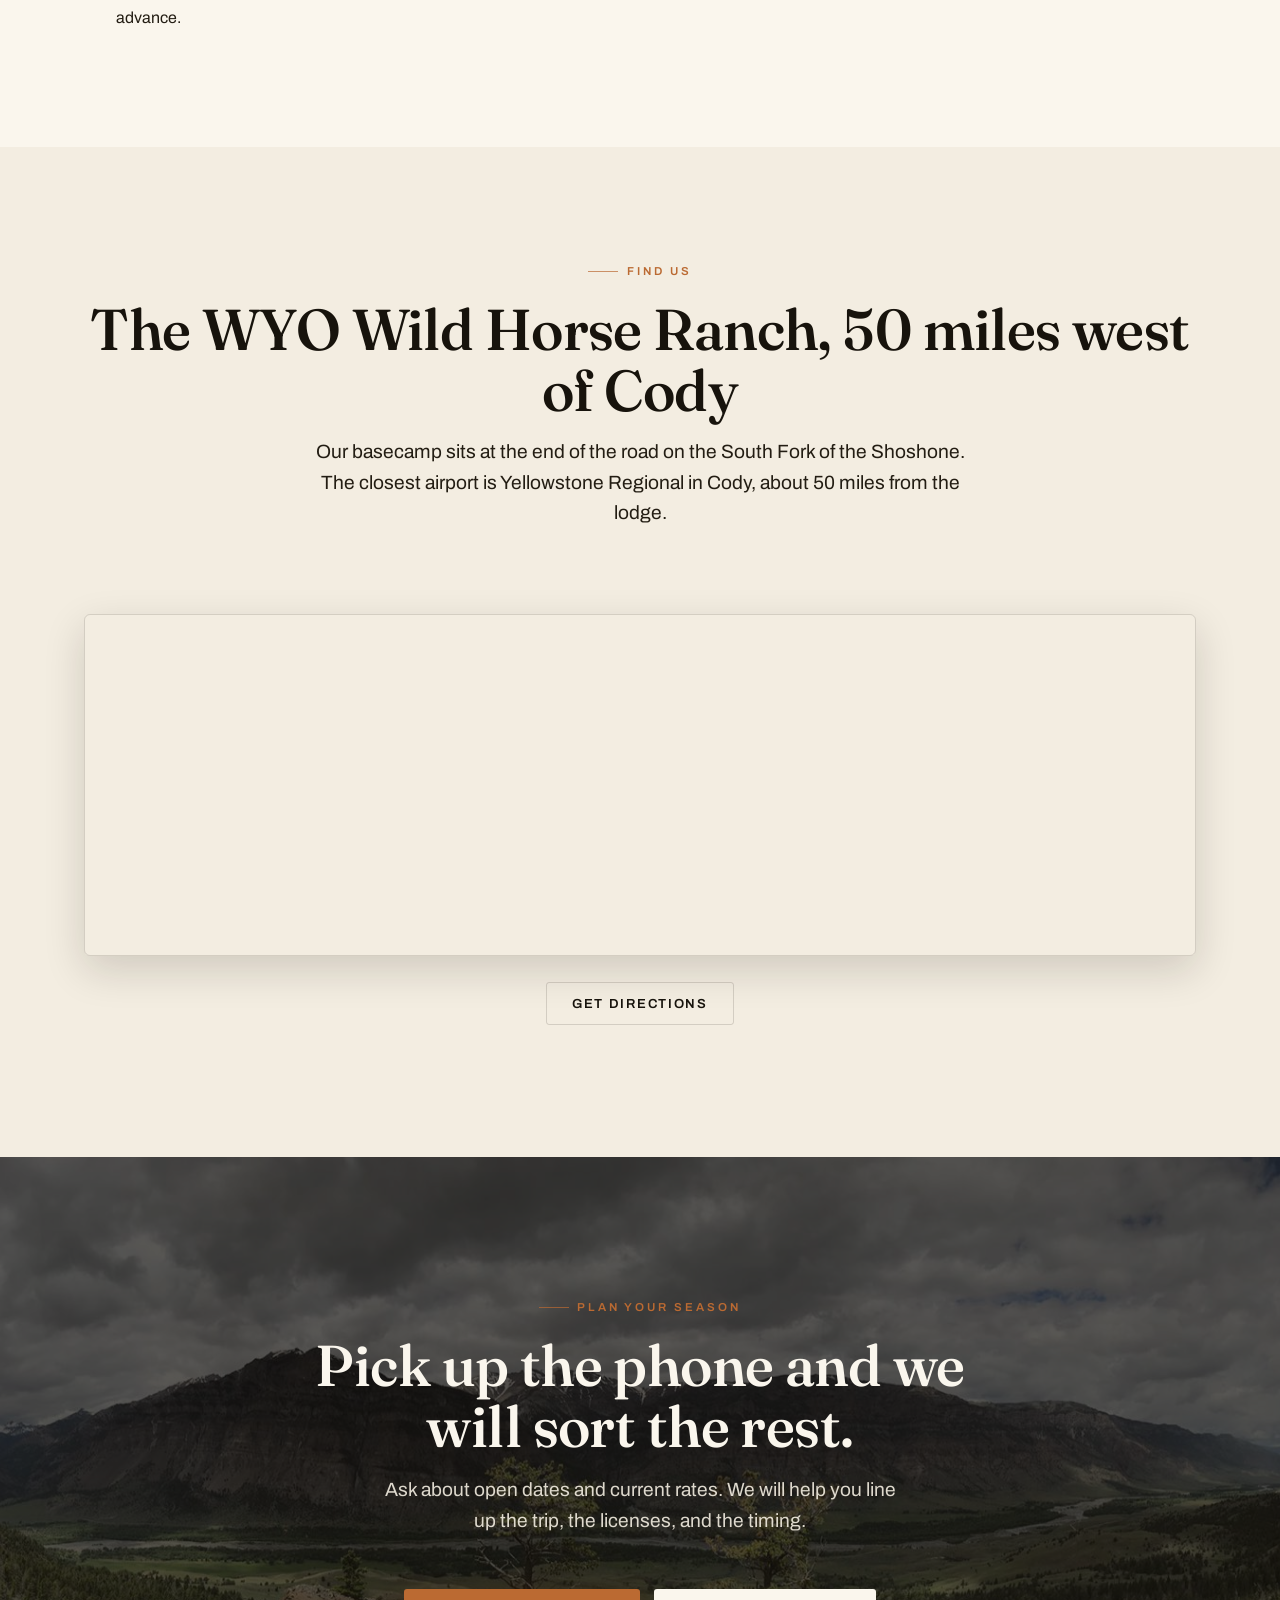
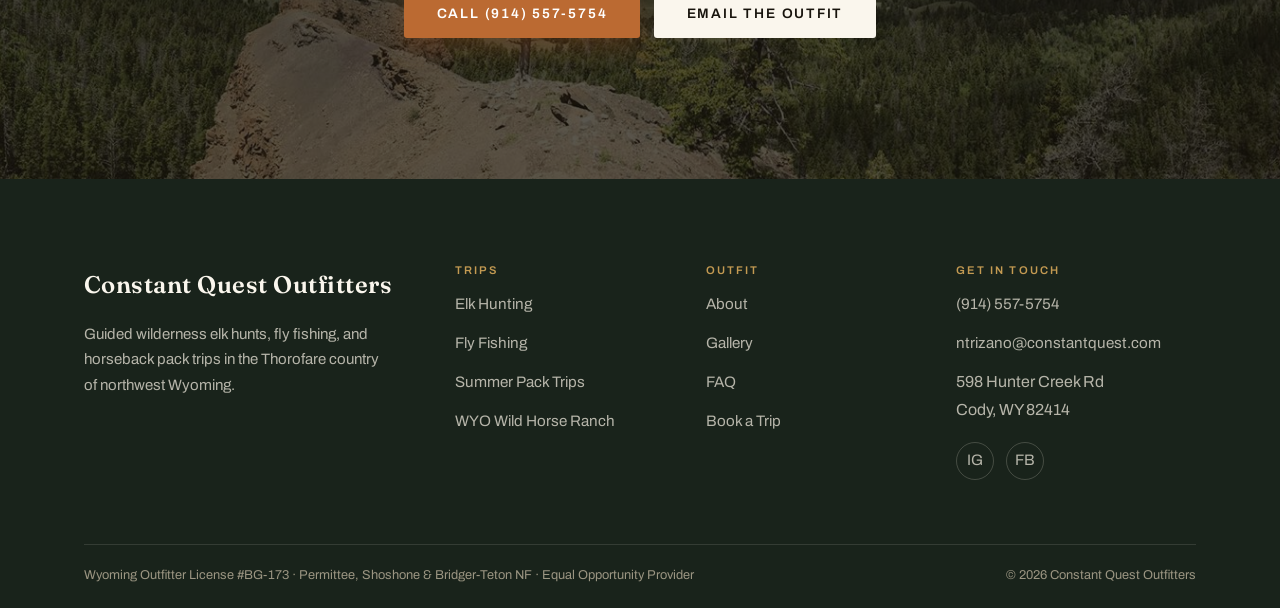
<file: contact.html>
<!DOCTYPE html>
<html lang="en">
<head>
<meta charset="utf-8">
<meta name="viewport" content="width=device-width, initial-scale=1">
<meta name="robots" content="noindex, nofollow">
<title>Book a Trip | Constant Quest Outfitters</title>
<meta name="description" content="Get in touch with Constant Quest Outfitters in Cody, Wyoming to plan a guided elk hunt, fly fishing trip, or summer horseback pack trip in the Thorofare wilderness.">
<link rel="preconnect" href="https://fonts.googleapis.com">
<link rel="preconnect" href="https://fonts.gstatic.com" crossorigin>
<link href="https://fonts.googleapis.com/css2?family=Fraunces:opsz,wght@9..144,400;9..144,500;9..144,560;9..144,600;9..144,700&family=Archivo:wght@400;500;600;700&display=swap" rel="stylesheet">
<link rel="stylesheet" href="styles.css?v=2">
<link rel="icon" href="data:image/svg+xml,%3Csvg xmlns='http://www.w3.org/2000/svg' viewBox='0 0 32 32'%3E%3Crect width='32' height='32' rx='5' fill='%23243528'/%3E%3Ctext x='16' y='21' font-family='Georgia,serif' font-size='14' font-weight='600' fill='%23c39a52' text-anchor='middle'%3ECQ%3C/text%3E%3C/svg%3E">
</head>
<body>

<!-- ============================ HEADER ============================ -->
<header class="site-header">
  <a class="brand" href="index.html">
    <span class="brand__name">Constant Quest</span>
    <span class="brand__sub">Outfitters &middot; Cody, Wyoming</span>
  </a>
  <button class="nav-toggle" aria-label="Open menu" aria-expanded="false"><span></span><span></span><span></span></button>
  <nav class="nav" aria-label="Primary">
    <a href="hunting.html">Hunting</a>
    <a href="fishing.html">Fishing</a>
    <a href="pack-trips.html">Pack Trips</a>
    <a href="ranch.html">The Ranch</a>
    <a href="about.html">About</a>
    <a href="gallery.html">Gallery</a>
    <a href="faq.html">FAQ</a>
    <a class="btn btn--on-dark" href="contact.html" aria-current="page">Book a Trip</a>
  </nav>
</header>
<div class="nav-backdrop"></div>

<!-- ============================ SUBHERO ============================ -->
<section class="subhero">
  <div class="subhero__media">
    <img src="assets/winter-wonderland-1.jpg" alt="A snow covered mountain valley framed by bare branches">
  </div>
  <div class="subhero__inner wrap">
    <p class="crumb"><a href="index.html">Home</a> &middot; <span>Book a Trip</span></p>
    <h1>Let's plan your trip.</h1>
    <p class="lead">Whether it is a hunt, a float, or a pack trip into the high country, reach out and we will help you sort dates, licenses, and the trip that fits.</p>
  </div>
</section>

<!-- ============================ CONTACT + FORM ============================ -->
<section class="section bg-cream">
  <div class="wrap">
    <div class="contact-grid">

      <!-- LEFT: details + how booking works -->
      <div class="reveal">
        <p class="eyebrow">Get in touch</p>
        <h2 class="h-md">Talk to the outfit</h2>
        <p class="lead" style="margin-top:1rem">The best way to start is a phone call with Nick. Tell us what you have in mind and roughly when, and we will walk you through what is open and what it costs.</p>

        <div class="contact-block">
          <span class="ic">&#9742;</span>
          <div>
            <div class="k">Phone</div>
            <div class="v"><a href="tel:19145575754">(914) 557-5754</a></div>
          </div>
        </div>
        <div class="contact-block">
          <span class="ic">&#9993;</span>
          <div>
            <div class="k">Email</div>
            <div class="v"><a href="mailto:ntrizano@constantquest.com">ntrizano@constantquest.com</a></div>
          </div>
        </div>
        <div class="contact-block">
          <span class="ic">&#9873;</span>
          <div>
            <div class="k">Address</div>
            <div class="v">598 Hunter Creek Rd<br>Cody, WY 82414</div>
          </div>
        </div>
        <div class="contact-block">
          <span class="ic">&#9728;</span>
          <div>
            <div class="k">Seasons</div>
            <div class="v">Hunts Sept to Oct &middot; Fishing weekly in August &middot; Pack trips in summer</div>
          </div>
        </div>

        <h3 class="h-sm" style="margin-top:2.6rem">How booking works</h3>
        <ul class="ticks">
          <li>Call Nick to check availability for the dates you want.</li>
          <li>Complete the deposit agreement we send over.</li>
          <li>Submit the deposit to lock your dates: $1,500 per hunter, $1,000 per angler, $500 per pack guest.</li>
          <li>Reservations are first come, first served, and most hunts book well in advance.</li>
        </ul>
      </div>

      <!-- RIGHT: inquiry form (concept) -->
      <div class="reveal" data-d="1">
        <p class="eyebrow">Send an inquiry</p>
        <h2 class="h-md">Tell us what you are after</h2>
        <p class="lead" style="margin-top:1rem;margin-bottom:1.8rem">Share a few details and we will get back to you to talk dates and rates.</p>

        <form>
          <div class="field-row">
            <div class="field">
              <label for="name">Name</label>
              <input type="text" id="name" name="name" autocomplete="name">
            </div>
            <div class="field">
              <label for="email">Email</label>
              <input type="email" id="email" name="email" autocomplete="email">
            </div>
          </div>
          <div class="field-row">
            <div class="field">
              <label for="phone">Phone</label>
              <input type="tel" id="phone" name="phone" autocomplete="tel">
            </div>
            <div class="field">
              <label for="interest">Interest</label>
              <select id="interest" name="interest">
                <option>Hunting Trips</option>
                <option>Fishing Trips</option>
                <option>Summer Pack Trips</option>
                <option>Custom Trip</option>
              </select>
            </div>
          </div>
          <div class="field">
            <label for="date">Approximate Date</label>
            <input type="date" id="date" name="date">
          </div>
          <div class="field">
            <label for="message">Questions or Comments</label>
            <textarea id="message" name="message"></textarea>
          </div>
          <button type="button" class="btn btn--primary btn--lg">Send Inquiry</button>
          <p class="note" style="margin-top:1.4rem">This is a concept form for layout only and does not send.</p>
        </form>
      </div>

    </div>
  </div>
</section>

<!-- ============================ MAP ============================ -->
<section class="section bg-bone">
  <div class="wrap">
    <div class="shead shead--center reveal">
      <p class="eyebrow center">Find us</p>
      <h2 class="h-lg maxch-c">The WYO Wild Horse Ranch, 50 miles west of Cody</h2>
      <p class="lead maxch-c">Our basecamp sits at the end of the road on the South Fork of the Shoshone. The closest airport is Yellowstone Regional in Cody, about 50 miles from the lodge.</p>
    </div>
    <div class="map-embed reveal" data-d="1">
      <iframe loading="lazy" src="https://maps.google.com/maps?q=598%20Hunter%20Creek%20Rd%2C%20Cody%2C%20WY%2082414&z=11&output=embed"></iframe>
    </div>
    <p style="margin-top:1.6rem" class="center reveal" data-d="2">
      <a class="btn btn--ghost" href="https://www.google.com/maps?cid=10138437965714312475" target="_blank" rel="noopener">Get directions</a>
    </p>
  </div>
</section>

<!-- ============================ CTA BAND ============================ -->
<section class="cta-band">
  <div class="cta-band__media"><img src="assets/img_0094.jpg" alt="Panoramic view over a broad forested valley with a river below and snow capped peaks beyond, in the Thorofare country of Wyoming"></div>
  <div class="cta-band__inner wrap">
    <p class="eyebrow center">Plan your season</p>
    <h2>Pick up the phone and we will sort the rest.</h2>
    <p class="lead">Ask about open dates and current rates. We will help you line up the trip, the licenses, and the timing.</p>
    <div class="cta-band__btns">
      <a class="btn btn--primary btn--lg" href="tel:19145575754">Call (914) 557-5754</a>
      <a class="btn btn--light btn--lg" href="mailto:ntrizano@constantquest.com">Email the Outfit</a>
    </div>
  </div>
</section>

<!-- ============================ FOOTER ============================ -->
<footer class="site-footer">
  <div class="wrap">
    <div class="footer-top">
      <div class="footer-brand">
        <span class="brand__name">Constant Quest Outfitters</span>
        <p>Guided wilderness elk hunts, fly fishing, and horseback pack trips in the Thorofare country of northwest Wyoming.</p>
      </div>
      <div class="footer-col">
        <h4>Trips</h4>
        <ul>
          <li><a href="hunting.html">Elk Hunting</a></li>
          <li><a href="fishing.html">Fly Fishing</a></li>
          <li><a href="pack-trips.html">Summer Pack Trips</a></li>
          <li><a href="ranch.html">WYO Wild Horse Ranch</a></li>
        </ul>
      </div>
      <div class="footer-col">
        <h4>Outfit</h4>
        <ul>
          <li><a href="about.html">About</a></li>
          <li><a href="gallery.html">Gallery</a></li>
          <li><a href="faq.html">FAQ</a></li>
          <li><a href="contact.html">Book a Trip</a></li>
        </ul>
      </div>
      <div class="footer-col">
        <h4>Get in touch</h4>
        <ul>
          <li><a href="tel:19145575754">(914) 557-5754</a></li>
          <li><a href="mailto:ntrizano@constantquest.com">ntrizano@constantquest.com</a></li>
          <li>598 Hunter Creek Rd<br>Cody, WY 82414</li>
        </ul>
        <div class="footer-social" style="margin-top:1.2rem">
          <a href="https://www.instagram.com/constant_quest_outfitters/" aria-label="Instagram" target="_blank" rel="noopener">IG</a>
          <a href="https://www.facebook.com/" aria-label="Facebook" target="_blank" rel="noopener">FB</a>
        </div>
      </div>
    </div>
    <div class="footer-bottom">
      <span class="lic">Wyoming Outfitter License #BG-173 &middot; Permittee, Shoshone &amp; Bridger-Teton NF &middot; Equal Opportunity Provider</span>
      <span class="lic">&copy; <span id="year">2026</span> Constant Quest Outfitters</span>
    </div>
  </div>
</footer>

<!-- ============================ DEMO BADGE ============================ -->
<div class="demo-badge">
  <span class="dot"></span>
  <div>Concept site built for Constant Quest Outfitters by <strong>Aoraki Creations</strong>. Not affiliated or live.</div>
  <button class="demo-badge__x" aria-label="Dismiss">&times;</button>
</div>

<script src="main.js?v=2"></script>
</body>
</html>
</file>
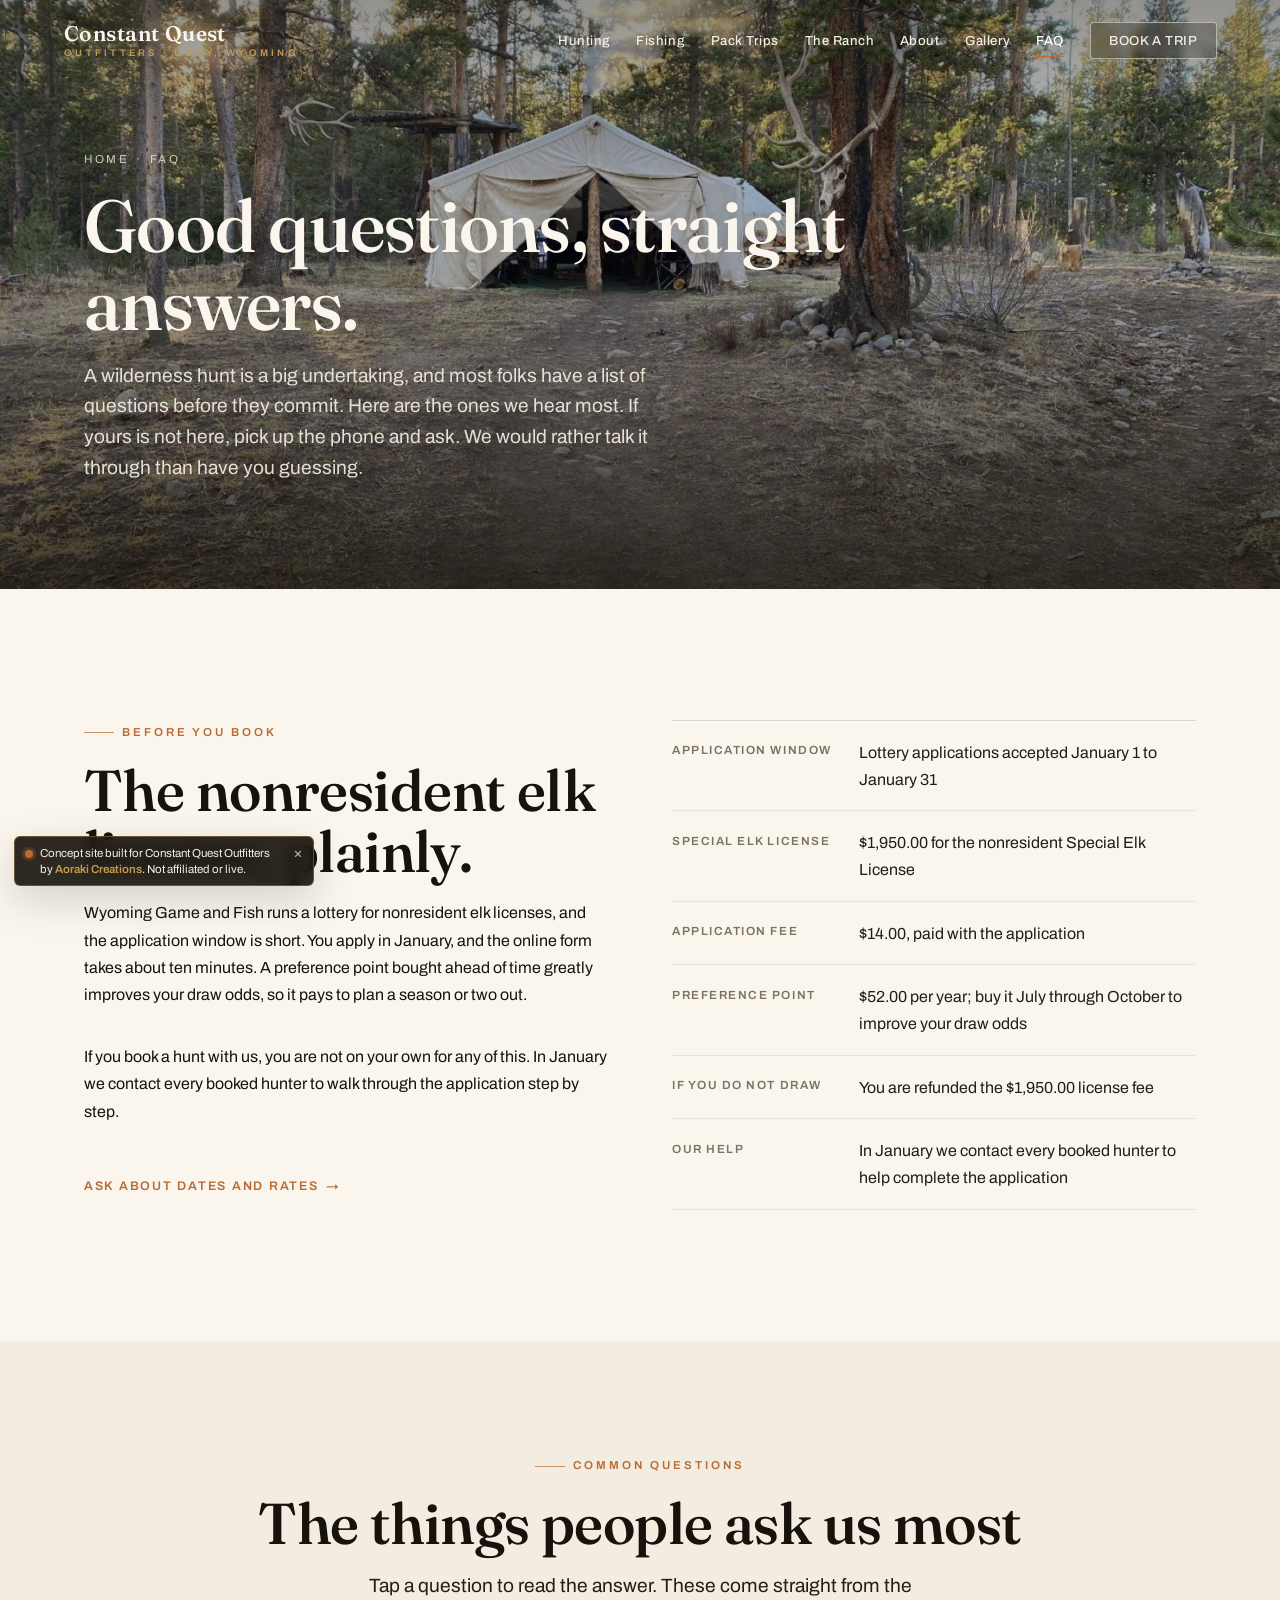
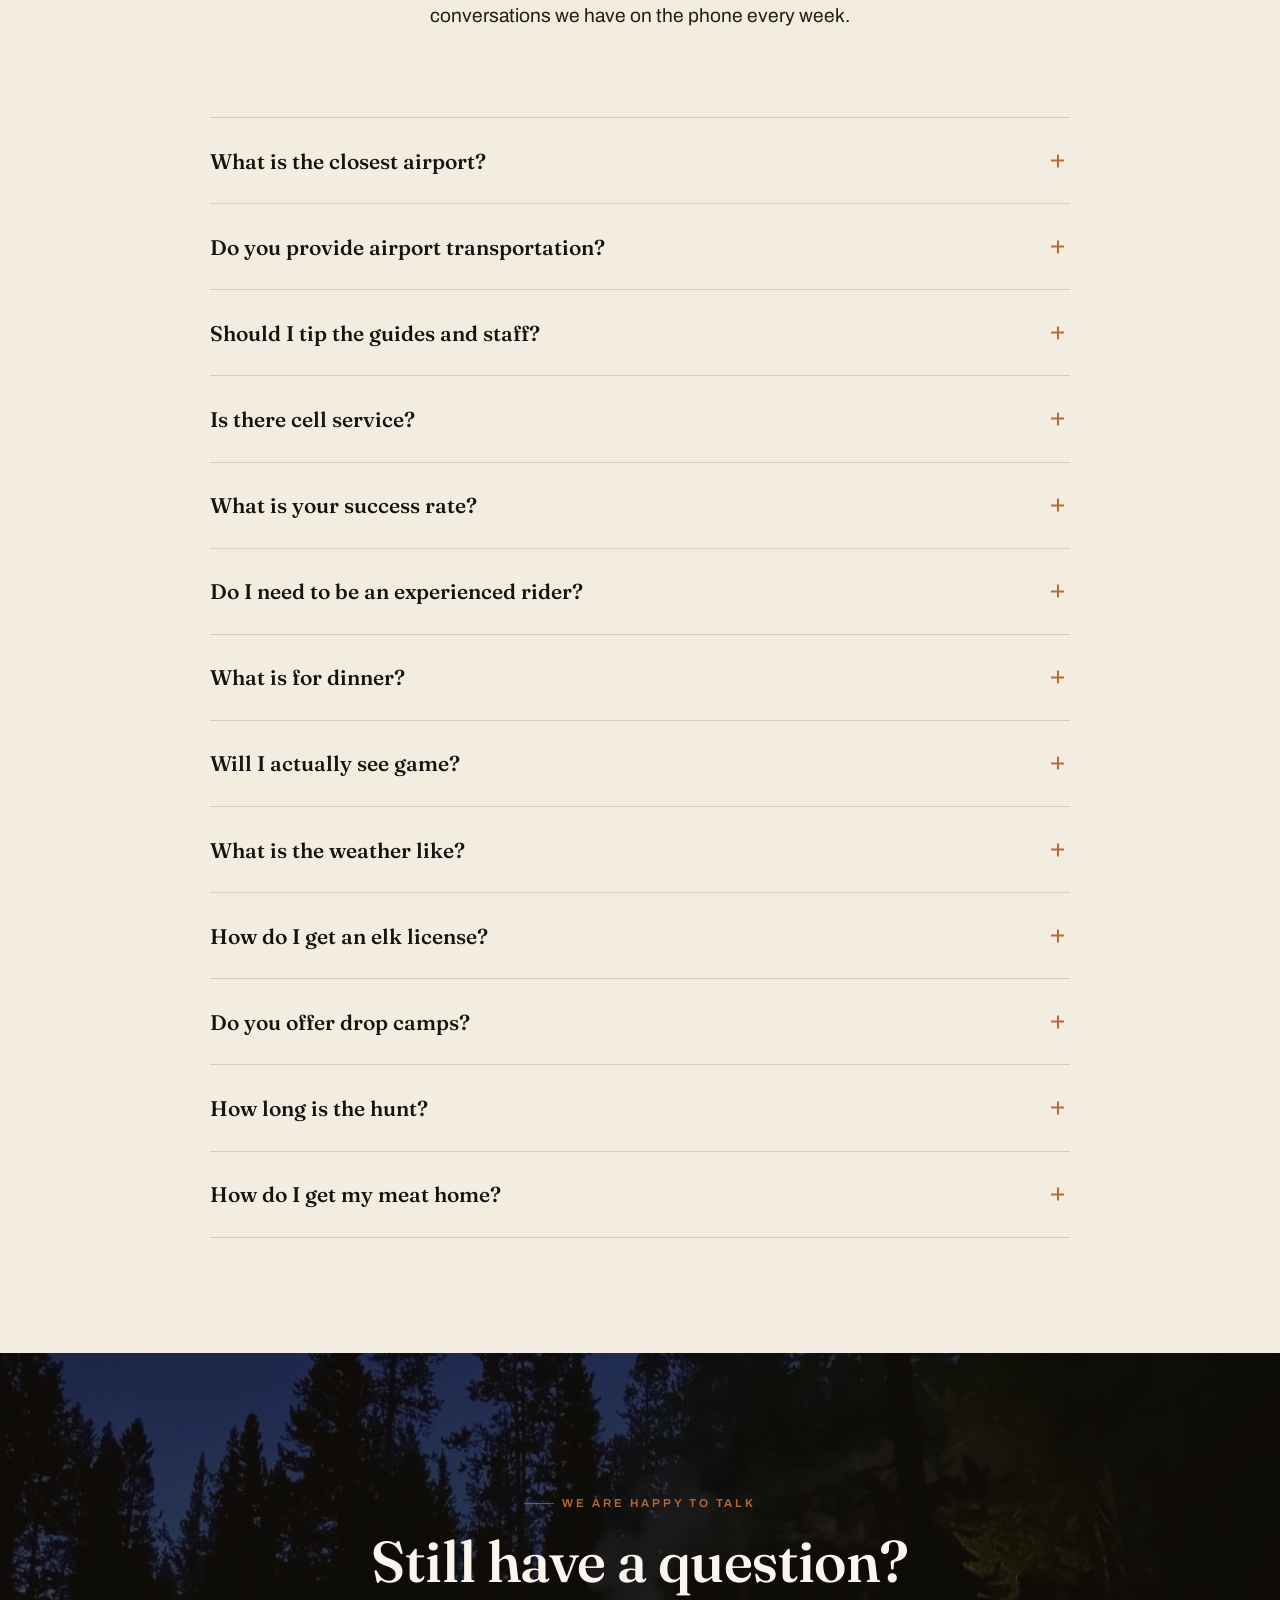
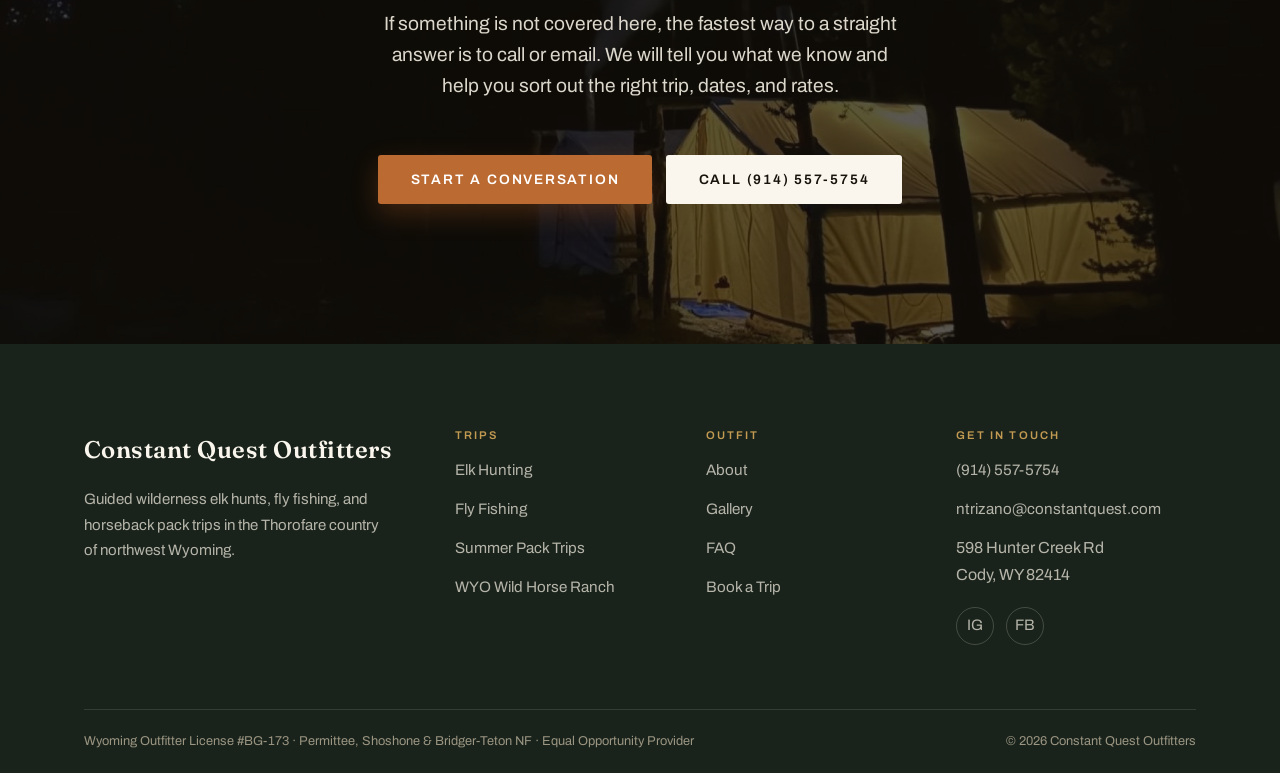
<file: faq.html>
<!DOCTYPE html>
<html lang="en">
<head>
<meta charset="utf-8">
<meta name="viewport" content="width=device-width, initial-scale=1">
<meta name="robots" content="noindex, nofollow">
<title>Frequently Asked Questions | Constant Quest Outfitters</title>
<meta name="description" content="Straight answers to common questions about our wilderness elk hunts, fishing, and pack trips: airports, licenses, success rates, weather, riding experience, and getting your meat home.">
<link rel="preconnect" href="https://fonts.googleapis.com">
<link rel="preconnect" href="https://fonts.gstatic.com" crossorigin>
<link href="https://fonts.googleapis.com/css2?family=Fraunces:opsz,wght@9..144,400;9..144,500;9..144,560;9..144,600;9..144,700&family=Archivo:wght@400;500;600;700&display=swap" rel="stylesheet">
<link rel="stylesheet" href="styles.css?v=2">
<link rel="icon" href="data:image/svg+xml,%3Csvg xmlns='http://www.w3.org/2000/svg' viewBox='0 0 32 32'%3E%3Crect width='32' height='32' rx='5' fill='%23243528'/%3E%3Ctext x='16' y='21' font-family='Georgia,serif' font-size='14' font-weight='600' fill='%23c39a52' text-anchor='middle'%3ECQ%3C/text%3E%3C/svg%3E">
</head>
<body>

<!-- ============================ HEADER ============================ -->
<header class="site-header">
  <a class="brand" href="index.html">
    <span class="brand__name">Constant Quest</span>
    <span class="brand__sub">Outfitters &middot; Cody, Wyoming</span>
  </a>
  <button class="nav-toggle" aria-label="Open menu" aria-expanded="false"><span></span><span></span><span></span></button>
  <nav class="nav" aria-label="Primary">
    <a href="hunting.html">Hunting</a>
    <a href="fishing.html">Fishing</a>
    <a href="pack-trips.html">Pack Trips</a>
    <a href="ranch.html">The Ranch</a>
    <a href="about.html">About</a>
    <a href="gallery.html">Gallery</a>
    <a href="faq.html" aria-current="page">FAQ</a>
    <a class="btn btn--on-dark" href="contact.html">Book a Trip</a>
  </nav>
</header>
<div class="nav-backdrop"></div>

<!-- ============================ SUBHERO ============================ -->
<section class="subhero">
  <div class="subhero__media">
    <img src="assets/camp-1.jpg" alt="A canvas wall tent with smoke rising in a wooded clearing in the Thorofare backcountry">
  </div>
  <div class="subhero__inner wrap">
    <p class="crumb"><a href="index.html">Home</a> &middot; <span>FAQ</span></p>
    <h1>Good questions, straight answers.</h1>
    <p class="lead">A wilderness hunt is a big undertaking, and most folks have a list of questions before they commit. Here are the ones we hear most. If yours is not here, pick up the phone and ask. We would rather talk it through than have you guessing.</p>
  </div>
</section>

<!-- ============================ LICENSES AND DATES ============================ -->
<section class="section bg-cream">
  <div class="wrap split">
    <div class="split__body reveal">
      <p class="eyebrow">Before you book</p>
      <h2 class="h-lg">The nonresident elk license, plainly.</h2>
      <div class="stack">
        <p>Wyoming Game and Fish runs a lottery for nonresident elk licenses, and the application window is short. You apply in January, and the online form takes about ten minutes. A preference point bought ahead of time greatly improves your draw odds, so it pays to plan a season or two out.</p>
        <p>If you book a hunt with us, you are not on your own for any of this. In January we contact every booked hunter to walk through the application step by step.</p>
      </div>
      <p style="margin-top:1.8rem"><a class="txtlink" href="contact.html">Ask about dates and rates <span class="arr">&rarr;</span></a></p>
    </div>
    <div class="split__body reveal" data-d="1">
      <dl class="specs">
        <div><dt>Application window</dt><dd>Lottery applications accepted January 1 to January 31</dd></div>
        <div><dt>Special Elk License</dt><dd>$1,950.00 for the nonresident Special Elk License</dd></div>
        <div><dt>Application fee</dt><dd>$14.00, paid with the application</dd></div>
        <div><dt>Preference point</dt><dd>$52.00 per year; buy it July through October to improve your draw odds</dd></div>
        <div><dt>If you do not draw</dt><dd>You are refunded the $1,950.00 license fee</dd></div>
        <div><dt>Our help</dt><dd>In January we contact every booked hunter to help complete the application</dd></div>
      </dl>
    </div>
  </div>
</section>

<!-- ============================ FAQ ACCORDION ============================ -->
<section class="section bg-bone">
  <div class="wrap">
    <div class="shead shead--center">
      <p class="eyebrow center">Common questions</p>
      <h2 class="h-lg maxch-c">The things people ask us most</h2>
      <p class="lead maxch-c">Tap a question to read the answer. These come straight from the conversations we have on the phone every week.</p>
    </div>
    <div class="faq reveal">
      <div class="faq__item">
        <button class="faq__q" aria-expanded="false">What is the closest airport?</button>
        <div class="faq__a"><div class="faq__a-inner"><p>Yellowstone Regional Airport in Cody, code COD. It sits about 3 miles from downtown Cody and roughly 50 miles from the lodge at 598 Hunter Creek Rd.</p></div></div>
      </div>
      <div class="faq__item">
        <button class="faq__q" aria-expanded="false">Do you provide airport transportation?</button>
        <div class="faq__a"><div class="faq__a-inner"><p>Yes. Send us your flight information ahead of time and we will coordinate getting you from the airport to the ranch and back.</p></div></div>
      </div>
      <div class="faq__item">
        <button class="faq__q" aria-expanded="false">Should I tip the guides and staff?</button>
        <div class="faq__a"><div class="faq__a-inner"><p>It is customary. Most guests tip their guide somewhere in the range of 12% to 15%. Other staff, like the cook, wrangler, and camp jack, typically receive a bit less.</p></div></div>
      </div>
      <div class="faq__item">
        <button class="faq__q" aria-expanded="false">Is there cell service?</button>
        <div class="faq__a"><div class="faq__a-inner"><p>There is some service at the ranch depending on your provider, and AT&amp;T tends to work best. The lodge also has Wi-Fi. Once you ride into the wilderness, though, there is no cell service at all.</p></div></div>
      </div>
      <div class="faq__item">
        <button class="faq__q" aria-expanded="false">What is your success rate?</button>
        <div class="faq__a"><div class="faq__a-inner"><p>Over the last six years we have run around a 90% opportunity rate. We count an opportunity as a decent shooter bull within 300 yards for a rifle hunter, or 50 yards for a bow hunter.</p></div></div>
      </div>
      <div class="faq__item">
        <button class="faq__q" aria-expanded="false">Do I need to be an experienced rider?</button>
        <div class="faq__a"><div class="faq__a-inner"><p>No. Our stock is very gentle and has thousands of trail miles behind it. More riding experience never hurts, so if you can take a few lessons at home to condition yourself for the saddle, all the better.</p></div></div>
      </div>
      <div class="faq__item">
        <button class="faq__q" aria-expanded="false">What is for dinner?</button>
        <div class="faq__a"><div class="faq__a-inner"><p>You will eat well. Mornings bring a hearty breakfast of eggs, bacon, pancakes, burritos, or biscuits and gravy. Lunch is packed for the field. Dinner runs to steaks, pork chops, pasta, and tacos, with fresh baked pies, cakes, and cookies for dessert.</p></div></div>
      </div>
      <div class="faq__item">
        <button class="faq__q" aria-expanded="false">Will I actually see game?</button>
        <div class="faq__a"><div class="faq__a-inner"><p>Yes. Most hunters see elk every day. We have resident herds in the country, plus migration coming down out of nearby Yellowstone on the later hunts.</p></div></div>
      </div>
      <div class="faq__item">
        <button class="faq__q" aria-expanded="false">What is the weather like?</button>
        <div class="faq__a"><div class="faq__a-inner"><p>It varies drastically. You can see anything from freezing temperatures to the 70s, snow is possible on any hunt, and most nights drop below freezing. We send a gear list so you arrive ready for it.</p></div></div>
      </div>
      <div class="faq__item">
        <button class="faq__q" aria-expanded="false">How do I get an elk license?</button>
        <div class="faq__a"><div class="faq__a-inner"><p>Through the Wyoming Game and Fish lottery. Applications are accepted January 1 to January 31, the nonresident Special Elk License is $1,950.00 plus a $14.00 application fee, and a preference point at $52.00 per year improves your odds. If you book with us, we contact you in January to help complete the application. The full breakdown is in the license section above.</p></div></div>
      </div>
      <div class="faq__item">
        <button class="faq__q" aria-expanded="false">Do you offer drop camps?</button>
        <div class="faq__a"><div class="faq__a-inner"><p>No. The elk area is deep wilderness, and Wyoming law prohibits nonresidents from hunting wilderness areas without a guide. Every hunt is fully guided.</p></div></div>
      </div>
      <div class="faq__item">
        <button class="faq__q" aria-expanded="false">How long is the hunt?</button>
        <div class="faq__a"><div class="faq__a-inner"><p>Rifle hunts run 8 days with 6 days of hunting. Archery is 10 days with 8 days of hunting. Every trip includes 2 travel days, since the ride to camp is 7.5 hours on horseback.</p></div></div>
      </div>
      <div class="faq__item">
        <button class="faq__q" aria-expanded="false">How do I get my meat home?</button>
        <div class="faq__a"><div class="faq__a-inner"><p>You have options. Your meat spends the night in the walk-in cooler at the ranch. From there you can use our onsite butcher shop, which does commercial vacuum sealing and specialty sausages and will ship it to you, or you can take it yourself. If you take it, plan on a chest freezer in the truck bed or freezing it and checking it in a cooler on the plane. Confirm your airline's weight limits before you fly.</p></div></div>
      </div>
    </div>
  </div>
</section>

<!-- ============================ CTA BAND ============================ -->
<section class="cta-band">
  <div class="cta-band__media"><img src="assets/hunter-tent-night-1.jpg" alt="A canvas wall tent glowing with warm light at dusk, wood stove smoke rising, conifers silhouetted against a deep blue sky"></div>
  <div class="cta-band__inner wrap">
    <p class="eyebrow center">We are happy to talk</p>
    <h2>Still have a question?</h2>
    <p class="lead">If something is not covered here, the fastest way to a straight answer is to call or email. We will tell you what we know and help you sort out the right trip, dates, and rates.</p>
    <div class="cta-band__btns">
      <a class="btn btn--primary btn--lg" href="contact.html">Start a Conversation</a>
      <a class="btn btn--light btn--lg" href="tel:19145575754">Call (914) 557-5754</a>
    </div>
  </div>
</section>

<!-- ============================ FOOTER ============================ -->
<footer class="site-footer">
  <div class="wrap">
    <div class="footer-top">
      <div class="footer-brand">
        <span class="brand__name">Constant Quest Outfitters</span>
        <p>Guided wilderness elk hunts, fly fishing, and horseback pack trips in the Thorofare country of northwest Wyoming.</p>
      </div>
      <div class="footer-col">
        <h4>Trips</h4>
        <ul>
          <li><a href="hunting.html">Elk Hunting</a></li>
          <li><a href="fishing.html">Fly Fishing</a></li>
          <li><a href="pack-trips.html">Summer Pack Trips</a></li>
          <li><a href="ranch.html">WYO Wild Horse Ranch</a></li>
        </ul>
      </div>
      <div class="footer-col">
        <h4>Outfit</h4>
        <ul>
          <li><a href="about.html">About</a></li>
          <li><a href="gallery.html">Gallery</a></li>
          <li><a href="faq.html">FAQ</a></li>
          <li><a href="contact.html">Book a Trip</a></li>
        </ul>
      </div>
      <div class="footer-col">
        <h4>Get in touch</h4>
        <ul>
          <li><a href="tel:19145575754">(914) 557-5754</a></li>
          <li><a href="mailto:ntrizano@constantquest.com">ntrizano@constantquest.com</a></li>
          <li>598 Hunter Creek Rd<br>Cody, WY 82414</li>
        </ul>
        <div class="footer-social" style="margin-top:1.2rem">
          <a href="https://www.instagram.com/constant_quest_outfitters/" aria-label="Instagram" target="_blank" rel="noopener">IG</a>
          <a href="https://www.facebook.com/" aria-label="Facebook" target="_blank" rel="noopener">FB</a>
        </div>
      </div>
    </div>
    <div class="footer-bottom">
      <span class="lic">Wyoming Outfitter License #BG-173 &middot; Permittee, Shoshone &amp; Bridger-Teton NF &middot; Equal Opportunity Provider</span>
      <span class="lic">&copy; <span id="year">2026</span> Constant Quest Outfitters</span>
    </div>
  </div>
</footer>

<!-- ============================ DEMO BADGE ============================ -->
<div class="demo-badge">
  <span class="dot"></span>
  <div>Concept site built for Constant Quest Outfitters by <strong>Aoraki Creations</strong>. Not affiliated or live.</div>
  <button class="demo-badge__x" aria-label="Dismiss">&times;</button>
</div>

<script src="main.js?v=2"></script>
</body>
</html>
</file>
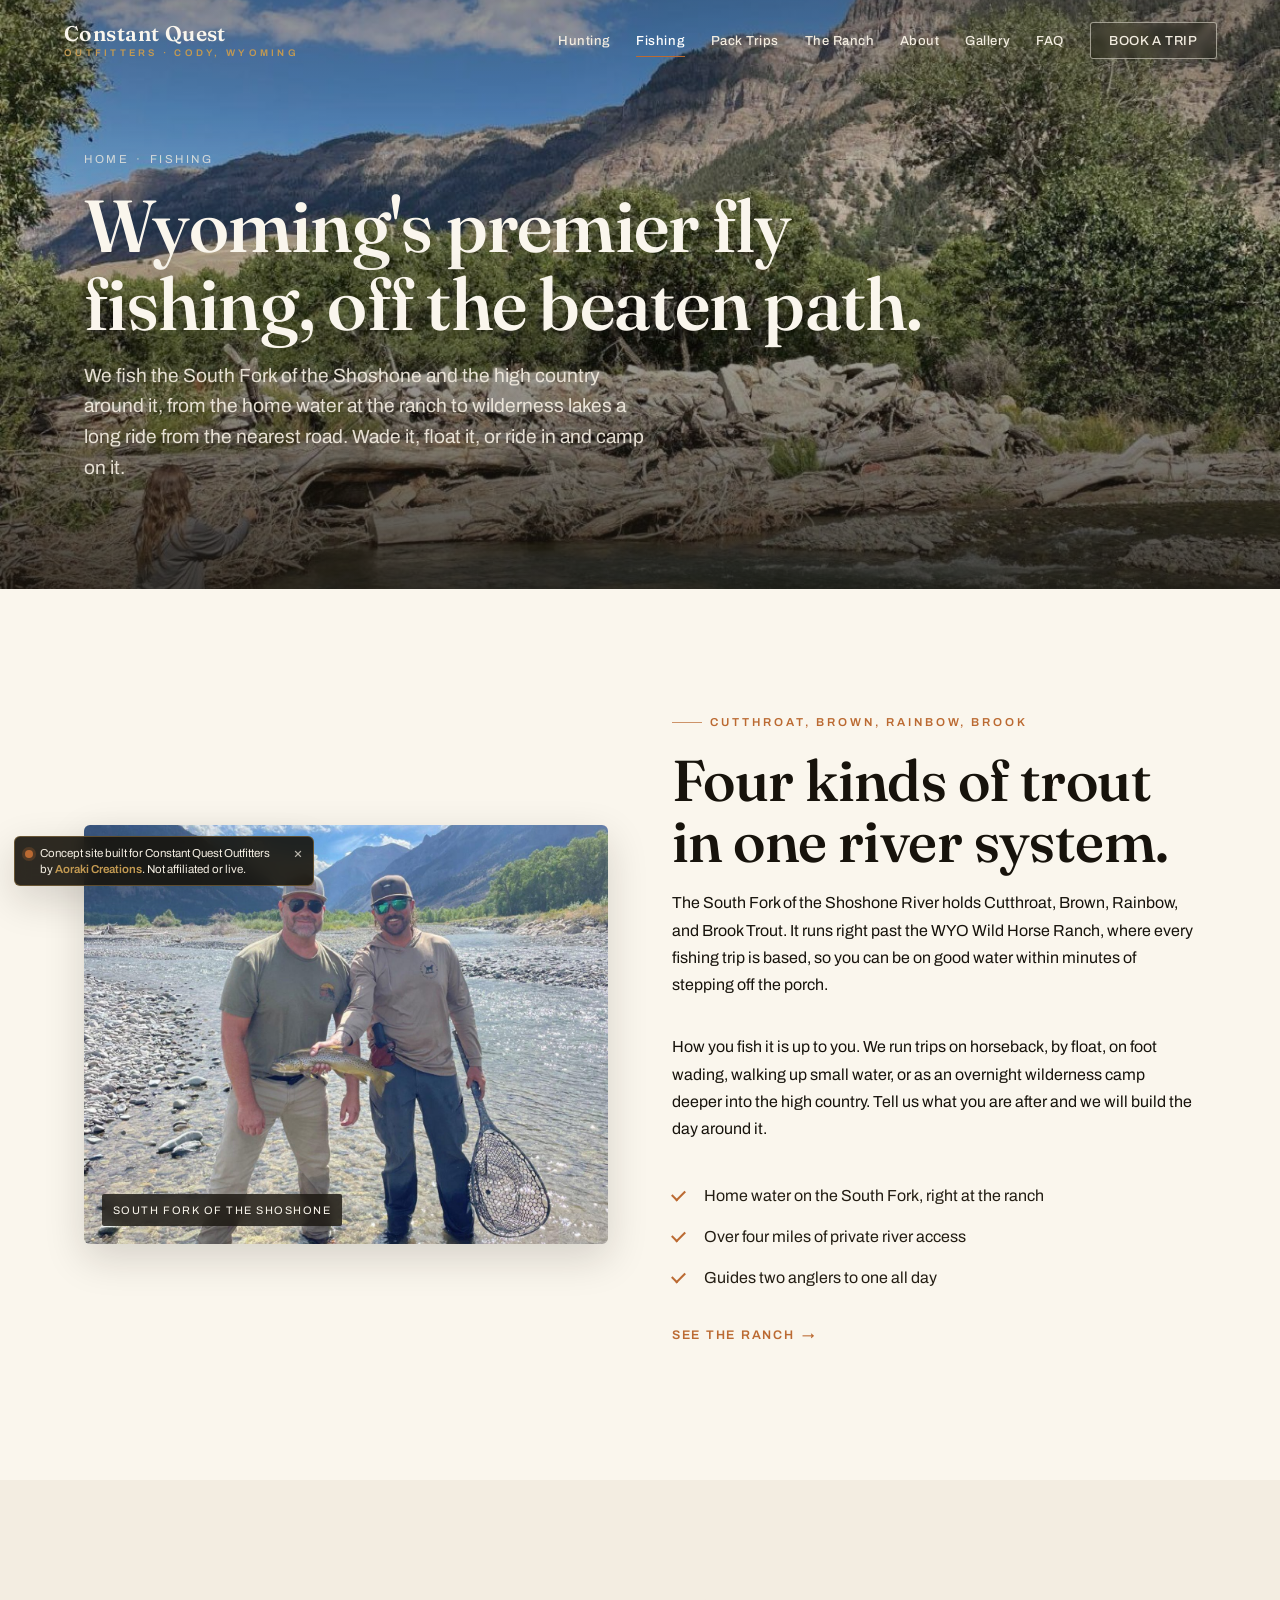
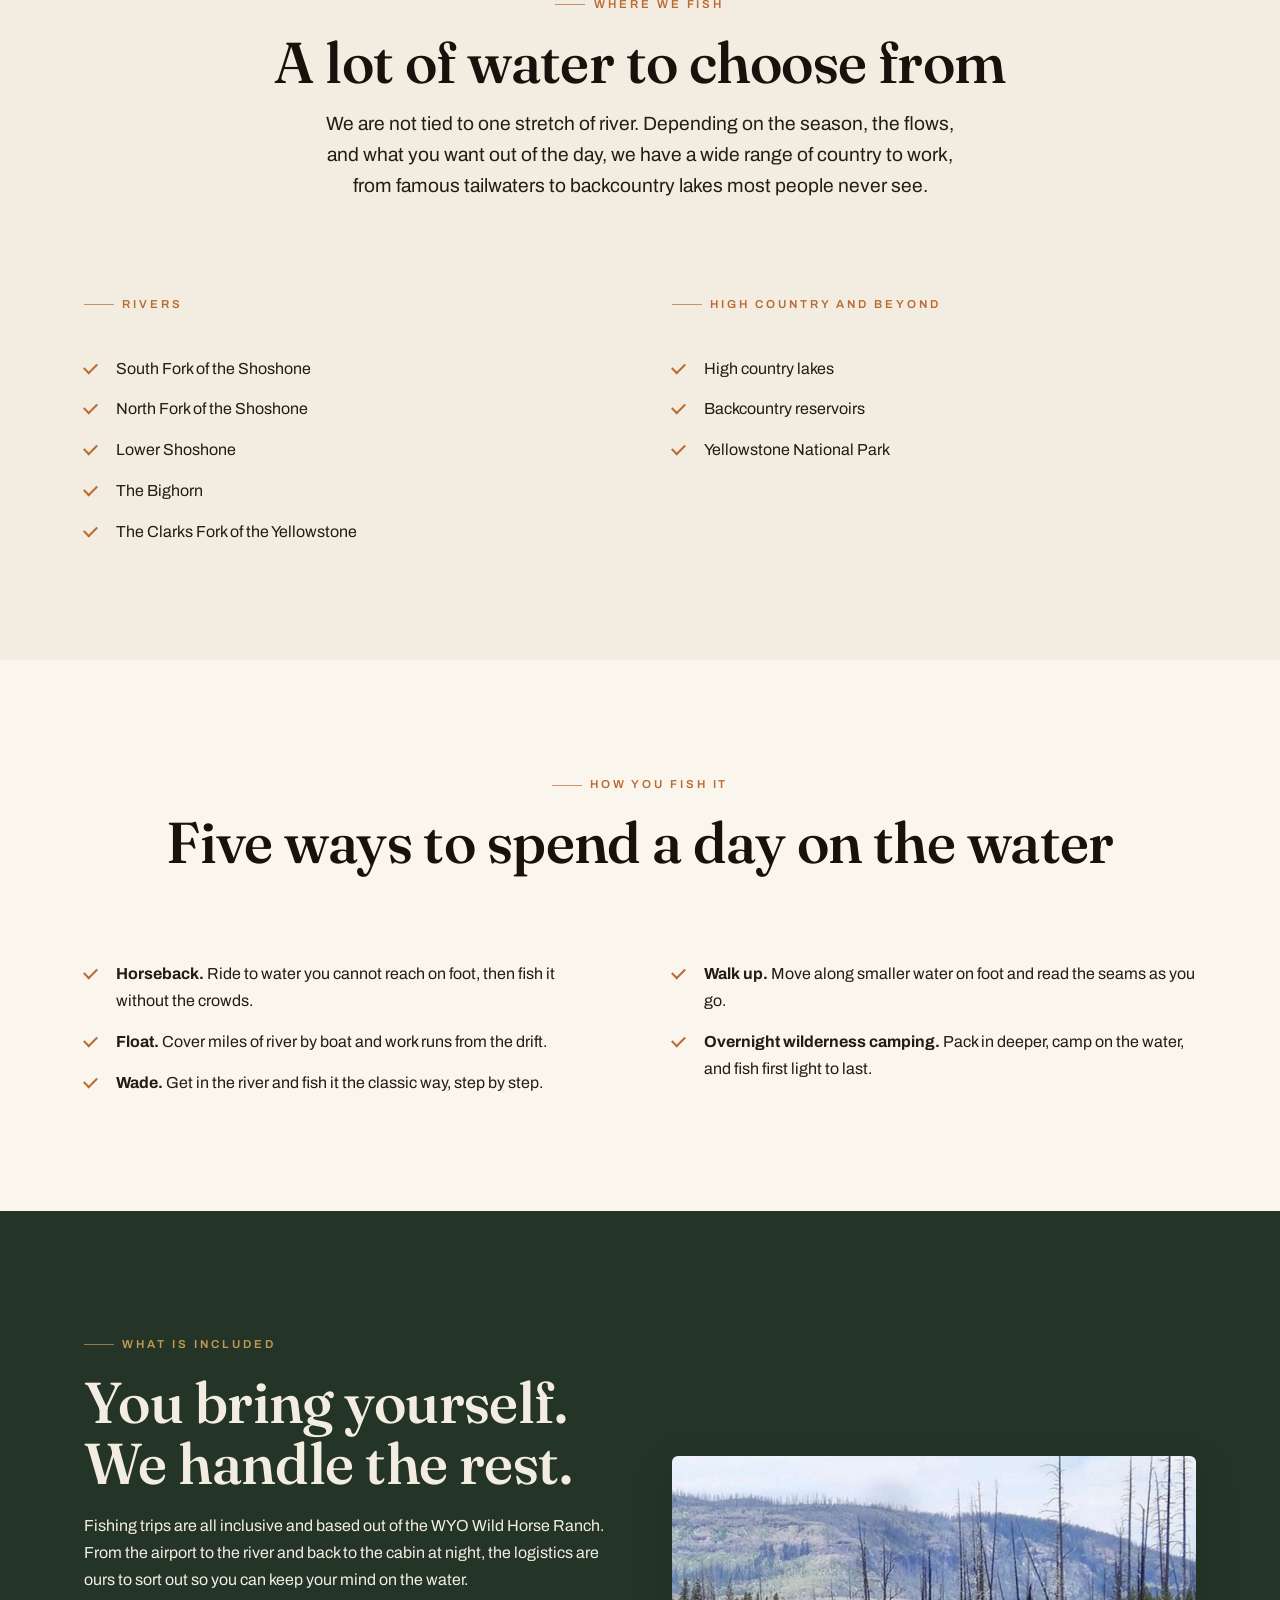
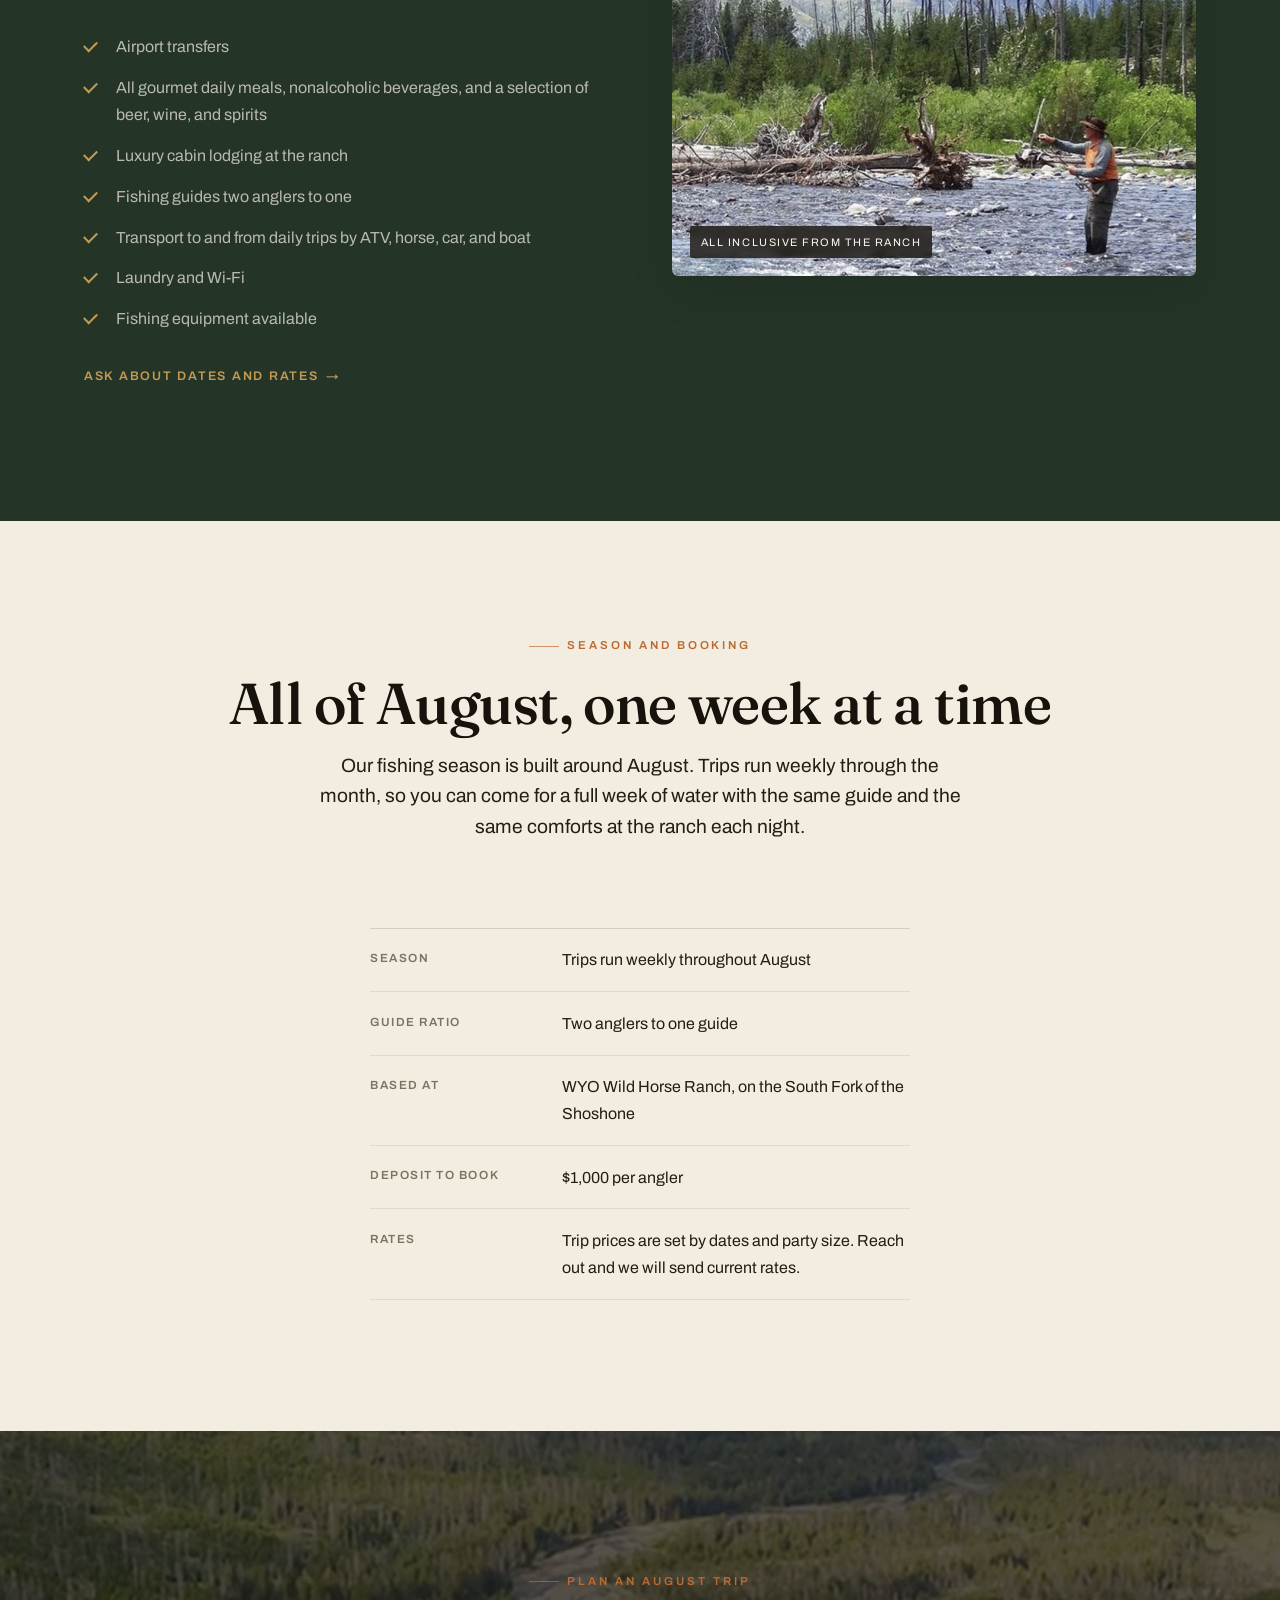
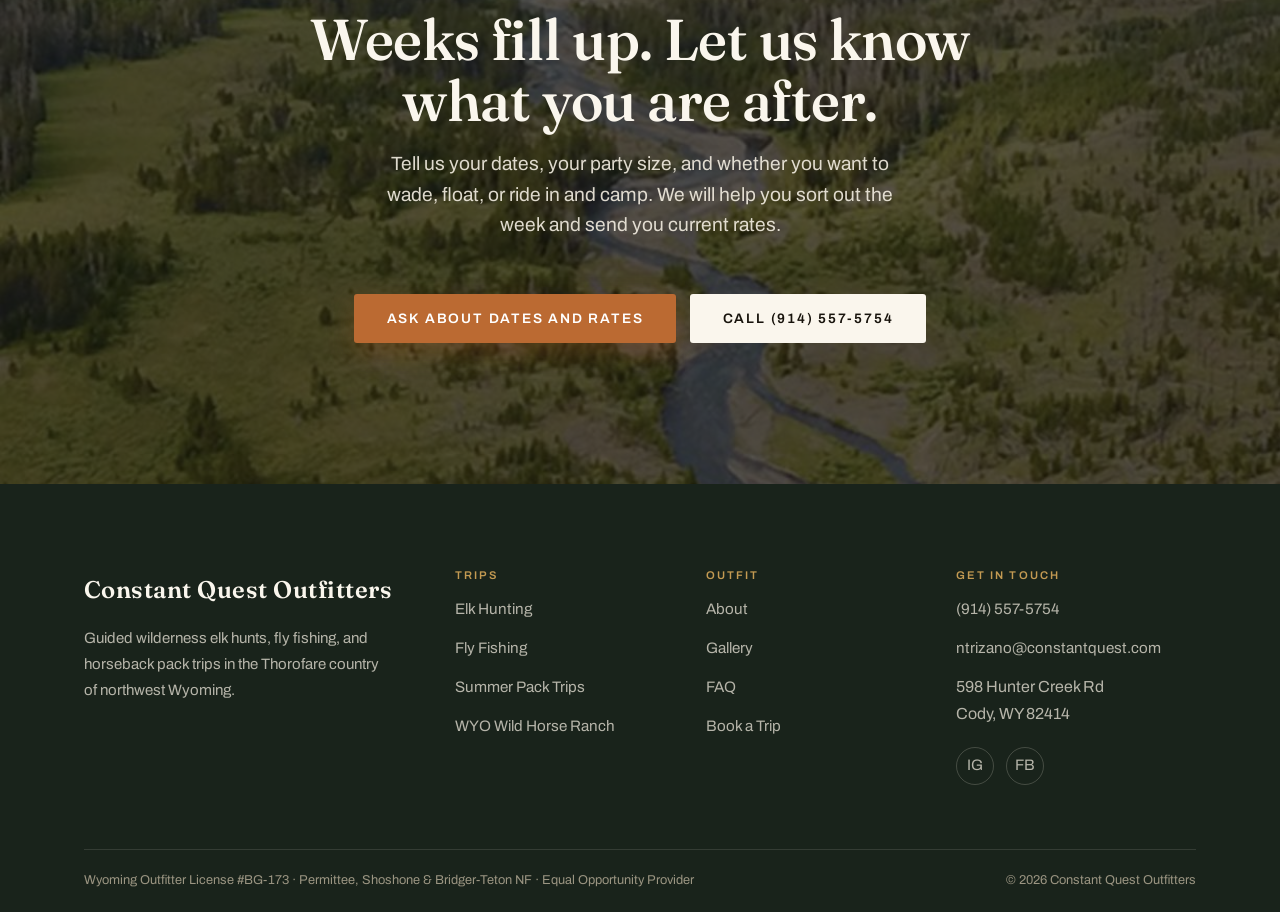
<file: fishing.html>
<!DOCTYPE html>
<html lang="en">
<head>
<meta charset="utf-8">
<meta name="viewport" content="width=device-width, initial-scale=1">
<meta name="robots" content="noindex, nofollow">
<title>Fly Fishing the South Fork of the Shoshone | Constant Quest Outfitters</title>
<meta name="description" content="Guided fly fishing on the South Fork of the Shoshone and the high country of northwest Wyoming. Cutthroat, brown, rainbow, and brook trout. All inclusive trips run weekly throughout August from the WYO Wild Horse Ranch.">
<link rel="preconnect" href="https://fonts.googleapis.com">
<link rel="preconnect" href="https://fonts.gstatic.com" crossorigin>
<link href="https://fonts.googleapis.com/css2?family=Fraunces:opsz,wght@9..144,400;9..144,500;9..144,560;9..144,600;9..144,700&family=Archivo:wght@400;500;600;700&display=swap" rel="stylesheet">
<link rel="stylesheet" href="styles.css?v=2">
<link rel="icon" href="data:image/svg+xml,%3Csvg xmlns='http://www.w3.org/2000/svg' viewBox='0 0 32 32'%3E%3Crect width='32' height='32' rx='5' fill='%23243528'/%3E%3Ctext x='16' y='21' font-family='Georgia,serif' font-size='14' font-weight='600' fill='%23c39a52' text-anchor='middle'%3ECQ%3C/text%3E%3C/svg%3E">
</head>
<body>

<!-- ============================ HEADER ============================ -->
<header class="site-header">
  <a class="brand" href="index.html">
    <span class="brand__name">Constant Quest</span>
    <span class="brand__sub">Outfitters &middot; Cody, Wyoming</span>
  </a>
  <button class="nav-toggle" aria-label="Open menu" aria-expanded="false"><span></span><span></span><span></span></button>
  <nav class="nav" aria-label="Primary">
    <a href="hunting.html">Hunting</a>
    <a href="fishing.html" aria-current="page">Fishing</a>
    <a href="pack-trips.html">Pack Trips</a>
    <a href="ranch.html">The Ranch</a>
    <a href="about.html">About</a>
    <a href="gallery.html">Gallery</a>
    <a href="faq.html">FAQ</a>
    <a class="btn btn--on-dark" href="contact.html">Book a Trip</a>
  </nav>
</header>
<div class="nav-backdrop"></div>

<!-- ============================ SUBHERO ============================ -->
<section class="subhero">
  <div class="subhero__media">
    <img src="assets/view2.jpg" alt="A person wading in a clear shallow mountain river below dramatic rocky cliffs">
  </div>
  <div class="subhero__inner wrap">
    <p class="crumb"><a href="index.html">Home</a> &middot; <span>Fishing</span></p>
    <h1>Wyoming's premier fly fishing, off the beaten path.</h1>
    <p class="lead">We fish the South Fork of the Shoshone and the high country around it, from the home water at the ranch to wilderness lakes a long ride from the nearest road. Wade it, float it, or ride in and camp on it.</p>
  </div>
</section>

<!-- ============================ OVERVIEW SPLIT ============================ -->
<section class="section bg-cream">
  <div class="wrap split">
    <div class="split__media reveal">
      <img src="assets/boys.jpg" alt="Two anglers standing in a mountain river, one holding a trout">
      <span class="tag">South Fork of the Shoshone</span>
    </div>
    <div class="split__body reveal" data-d="1">
      <p class="eyebrow">Cutthroat, brown, rainbow, brook</p>
      <h2 class="h-lg">Four kinds of trout in one river system.</h2>
      <div class="stack">
        <p>The South Fork of the Shoshone River holds Cutthroat, Brown, Rainbow, and Brook Trout. It runs right past the WYO Wild Horse Ranch, where every fishing trip is based, so you can be on good water within minutes of stepping off the porch.</p>
        <p>How you fish it is up to you. We run trips on horseback, by float, on foot wading, walking up small water, or as an overnight wilderness camp deeper into the high country. Tell us what you are after and we will build the day around it.</p>
      </div>
      <ul class="ticks">
        <li>Home water on the South Fork, right at the ranch</li>
        <li>Over four miles of private river access</li>
        <li>Guides two anglers to one all day</li>
      </ul>
      <p style="margin-top:1.8rem"><a class="txtlink" href="ranch.html">See the ranch <span class="arr">&rarr;</span></a></p>
    </div>
  </div>
</section>

<!-- ============================ THE WATERS ============================ -->
<section class="section bg-bone">
  <div class="wrap">
    <div class="shead shead--center">
      <p class="eyebrow center">Where we fish</p>
      <h2 class="h-lg maxch-c">A lot of water to choose from</h2>
      <p class="lead maxch-c">We are not tied to one stretch of river. Depending on the season, the flows, and what you want out of the day, we have a wide range of country to work, from famous tailwaters to backcountry lakes most people never see.</p>
    </div>
    <div class="split" style="align-items:start">
      <div class="reveal">
        <p class="eyebrow">Rivers</p>
        <ul class="ticks">
          <li>South Fork of the Shoshone</li>
          <li>North Fork of the Shoshone</li>
          <li>Lower Shoshone</li>
          <li>The Bighorn</li>
          <li>The Clarks Fork of the Yellowstone</li>
        </ul>
      </div>
      <div class="reveal" data-d="1">
        <p class="eyebrow">High country and beyond</p>
        <ul class="ticks">
          <li>High country lakes</li>
          <li>Backcountry reservoirs</li>
          <li>Yellowstone National Park</li>
        </ul>
      </div>
    </div>
  </div>
</section>

<!-- ============================ WAYS TO FISH ============================ -->
<section class="section bg-cream">
  <div class="wrap">
    <div class="shead shead--center">
      <p class="eyebrow center">How you fish it</p>
      <h2 class="h-lg maxch-c">Five ways to spend a day on the water</h2>
    </div>
    <div class="split" style="align-items:start">
      <div class="reveal">
        <ul class="ticks">
          <li><strong>Horseback.</strong> Ride to water you cannot reach on foot, then fish it without the crowds.</li>
          <li><strong>Float.</strong> Cover miles of river by boat and work runs from the drift.</li>
          <li><strong>Wade.</strong> Get in the river and fish it the classic way, step by step.</li>
        </ul>
      </div>
      <div class="reveal" data-d="1">
        <ul class="ticks">
          <li><strong>Walk up.</strong> Move along smaller water on foot and read the seams as you go.</li>
          <li><strong>Overnight wilderness camping.</strong> Pack in deeper, camp on the water, and fish first light to last.</li>
        </ul>
      </div>
    </div>
  </div>
</section>

<!-- ============================ ALL INCLUSIVE SPLIT ============================ -->
<section class="section bg-pine">
  <div class="wrap split split--rev">
    <div class="split__media reveal">
      <img src="assets/f1.jpg" alt="An angler fly fishing in a rocky mountain river">
      <span class="tag">All inclusive from the ranch</span>
    </div>
    <div class="split__body reveal" data-d="1">
      <p class="eyebrow">What is included</p>
      <h2 class="h-lg">You bring yourself. We handle the rest.</h2>
      <div class="stack">
        <p>Fishing trips are all inclusive and based out of the WYO Wild Horse Ranch. From the airport to the river and back to the cabin at night, the logistics are ours to sort out so you can keep your mind on the water.</p>
      </div>
      <ul class="ticks">
        <li>Airport transfers</li>
        <li>All gourmet daily meals, nonalcoholic beverages, and a selection of beer, wine, and spirits</li>
        <li>Luxury cabin lodging at the ranch</li>
        <li>Fishing guides two anglers to one</li>
        <li>Transport to and from daily trips by ATV, horse, car, and boat</li>
        <li>Laundry and Wi-Fi</li>
        <li>Fishing equipment available</li>
      </ul>
      <p style="margin-top:1.8rem"><a class="txtlink" href="contact.html">Ask about dates and rates <span class="arr">&rarr;</span></a></p>
    </div>
  </div>
</section>

<!-- ============================ SEASON / BOOKING BAND ============================ -->
<section class="section bg-bone">
  <div class="wrap">
    <div class="shead shead--center">
      <p class="eyebrow center">Season and booking</p>
      <h2 class="h-lg maxch-c">All of August, one week at a time</h2>
      <p class="lead maxch-c">Our fishing season is built around August. Trips run weekly through the month, so you can come for a full week of water with the same guide and the same comforts at the ranch each night.</p>
    </div>
    <div class="maxch-c">
      <dl class="specs">
        <div><dt>Season</dt><dd>Trips run weekly throughout August</dd></div>
        <div><dt>Guide ratio</dt><dd>Two anglers to one guide</dd></div>
        <div><dt>Based at</dt><dd>WYO Wild Horse Ranch, on the South Fork of the Shoshone</dd></div>
        <div><dt>Deposit to book</dt><dd>$1,000 per angler</dd></div>
        <div><dt>Rates</dt><dd>Trip prices are set by dates and party size. Reach out and we will send current rates.</dd></div>
      </dl>
    </div>
  </div>
</section>

<!-- ============================ CTA BAND ============================ -->
<section class="cta-band">
  <div class="cta-band__media"><img src="assets/f2.jpg" alt="Aerial view of a winding river through a forested mountain valley"></div>
  <div class="cta-band__inner wrap">
    <p class="eyebrow center">Plan an August trip</p>
    <h2>Weeks fill up. Let us know what you are after.</h2>
    <p class="lead">Tell us your dates, your party size, and whether you want to wade, float, or ride in and camp. We will help you sort out the week and send you current rates.</p>
    <div class="cta-band__btns">
      <a class="btn btn--primary btn--lg" href="contact.html">Ask About Dates and Rates</a>
      <a class="btn btn--light btn--lg" href="tel:19145575754">Call (914) 557-5754</a>
    </div>
  </div>
</section>

<!-- ============================ FOOTER ============================ -->
<footer class="site-footer">
  <div class="wrap">
    <div class="footer-top">
      <div class="footer-brand">
        <span class="brand__name">Constant Quest Outfitters</span>
        <p>Guided wilderness elk hunts, fly fishing, and horseback pack trips in the Thorofare country of northwest Wyoming.</p>
      </div>
      <div class="footer-col">
        <h4>Trips</h4>
        <ul>
          <li><a href="hunting.html">Elk Hunting</a></li>
          <li><a href="fishing.html">Fly Fishing</a></li>
          <li><a href="pack-trips.html">Summer Pack Trips</a></li>
          <li><a href="ranch.html">WYO Wild Horse Ranch</a></li>
        </ul>
      </div>
      <div class="footer-col">
        <h4>Outfit</h4>
        <ul>
          <li><a href="about.html">About</a></li>
          <li><a href="gallery.html">Gallery</a></li>
          <li><a href="faq.html">FAQ</a></li>
          <li><a href="contact.html">Book a Trip</a></li>
        </ul>
      </div>
      <div class="footer-col">
        <h4>Get in touch</h4>
        <ul>
          <li><a href="tel:19145575754">(914) 557-5754</a></li>
          <li><a href="mailto:ntrizano@constantquest.com">ntrizano@constantquest.com</a></li>
          <li>598 Hunter Creek Rd<br>Cody, WY 82414</li>
        </ul>
        <div class="footer-social" style="margin-top:1.2rem">
          <a href="https://www.instagram.com/constant_quest_outfitters/" aria-label="Instagram" target="_blank" rel="noopener">IG</a>
          <a href="https://www.facebook.com/" aria-label="Facebook" target="_blank" rel="noopener">FB</a>
        </div>
      </div>
    </div>
    <div class="footer-bottom">
      <span class="lic">Wyoming Outfitter License #BG-173 &middot; Permittee, Shoshone &amp; Bridger-Teton NF &middot; Equal Opportunity Provider</span>
      <span class="lic">&copy; <span id="year">2026</span> Constant Quest Outfitters</span>
    </div>
  </div>
</footer>

<!-- ============================ DEMO BADGE ============================ -->
<div class="demo-badge">
  <span class="dot"></span>
  <div>Concept site built for Constant Quest Outfitters by <strong>Aoraki Creations</strong>. Not affiliated or live.</div>
  <button class="demo-badge__x" aria-label="Dismiss">&times;</button>
</div>

<script src="main.js?v=2"></script>
</body>
</html>
</file>
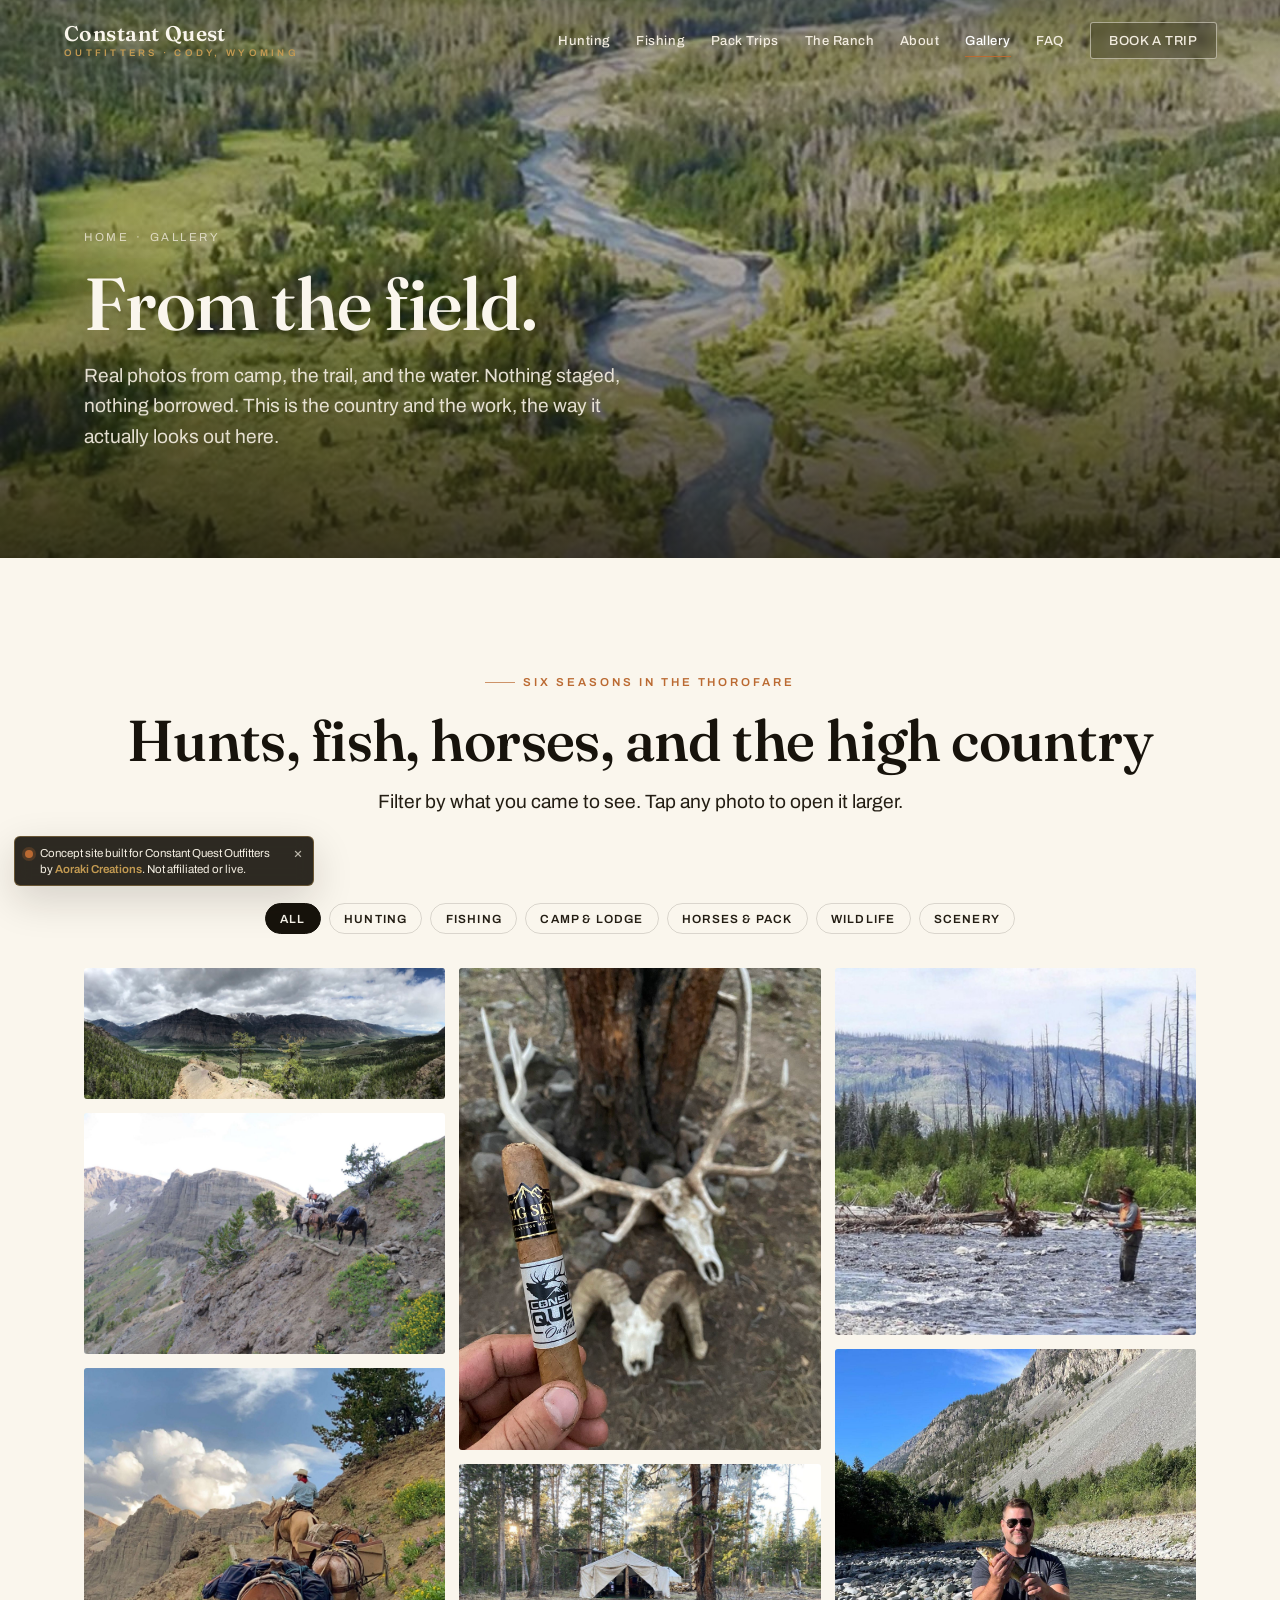
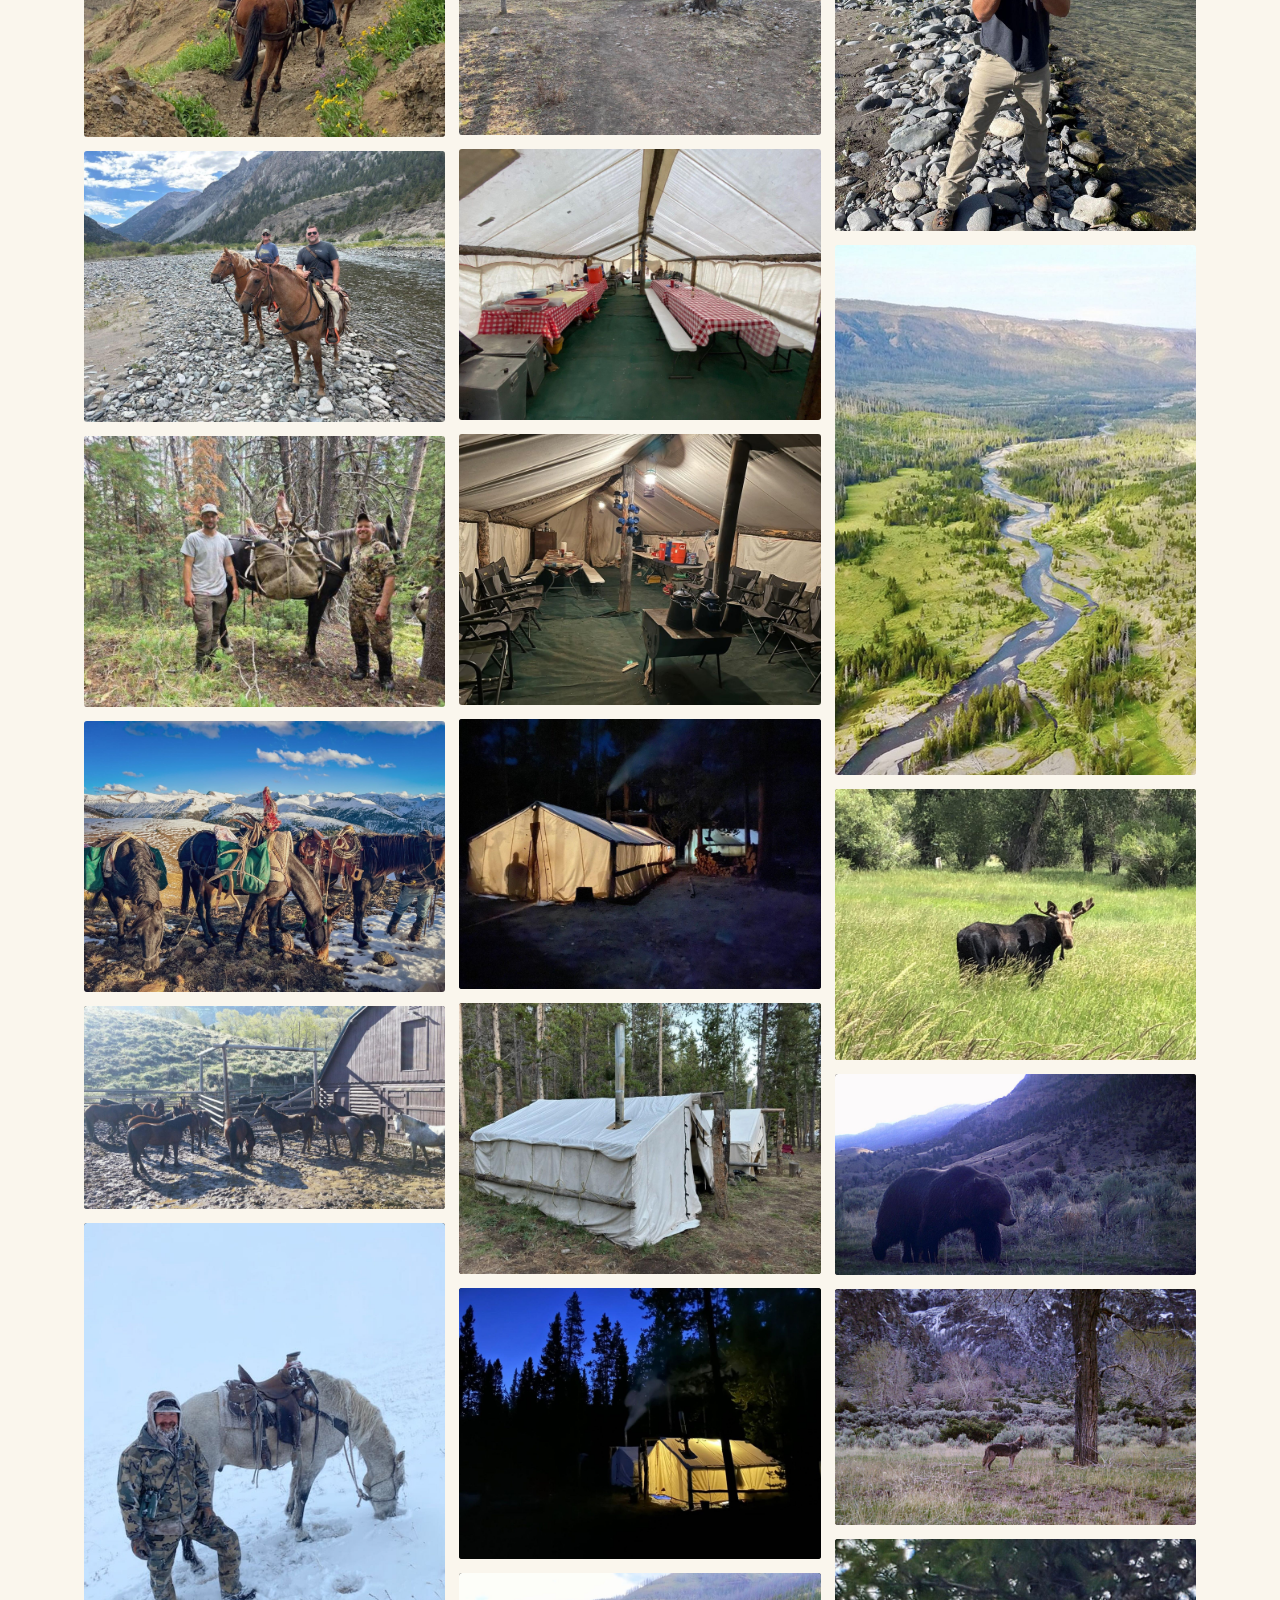
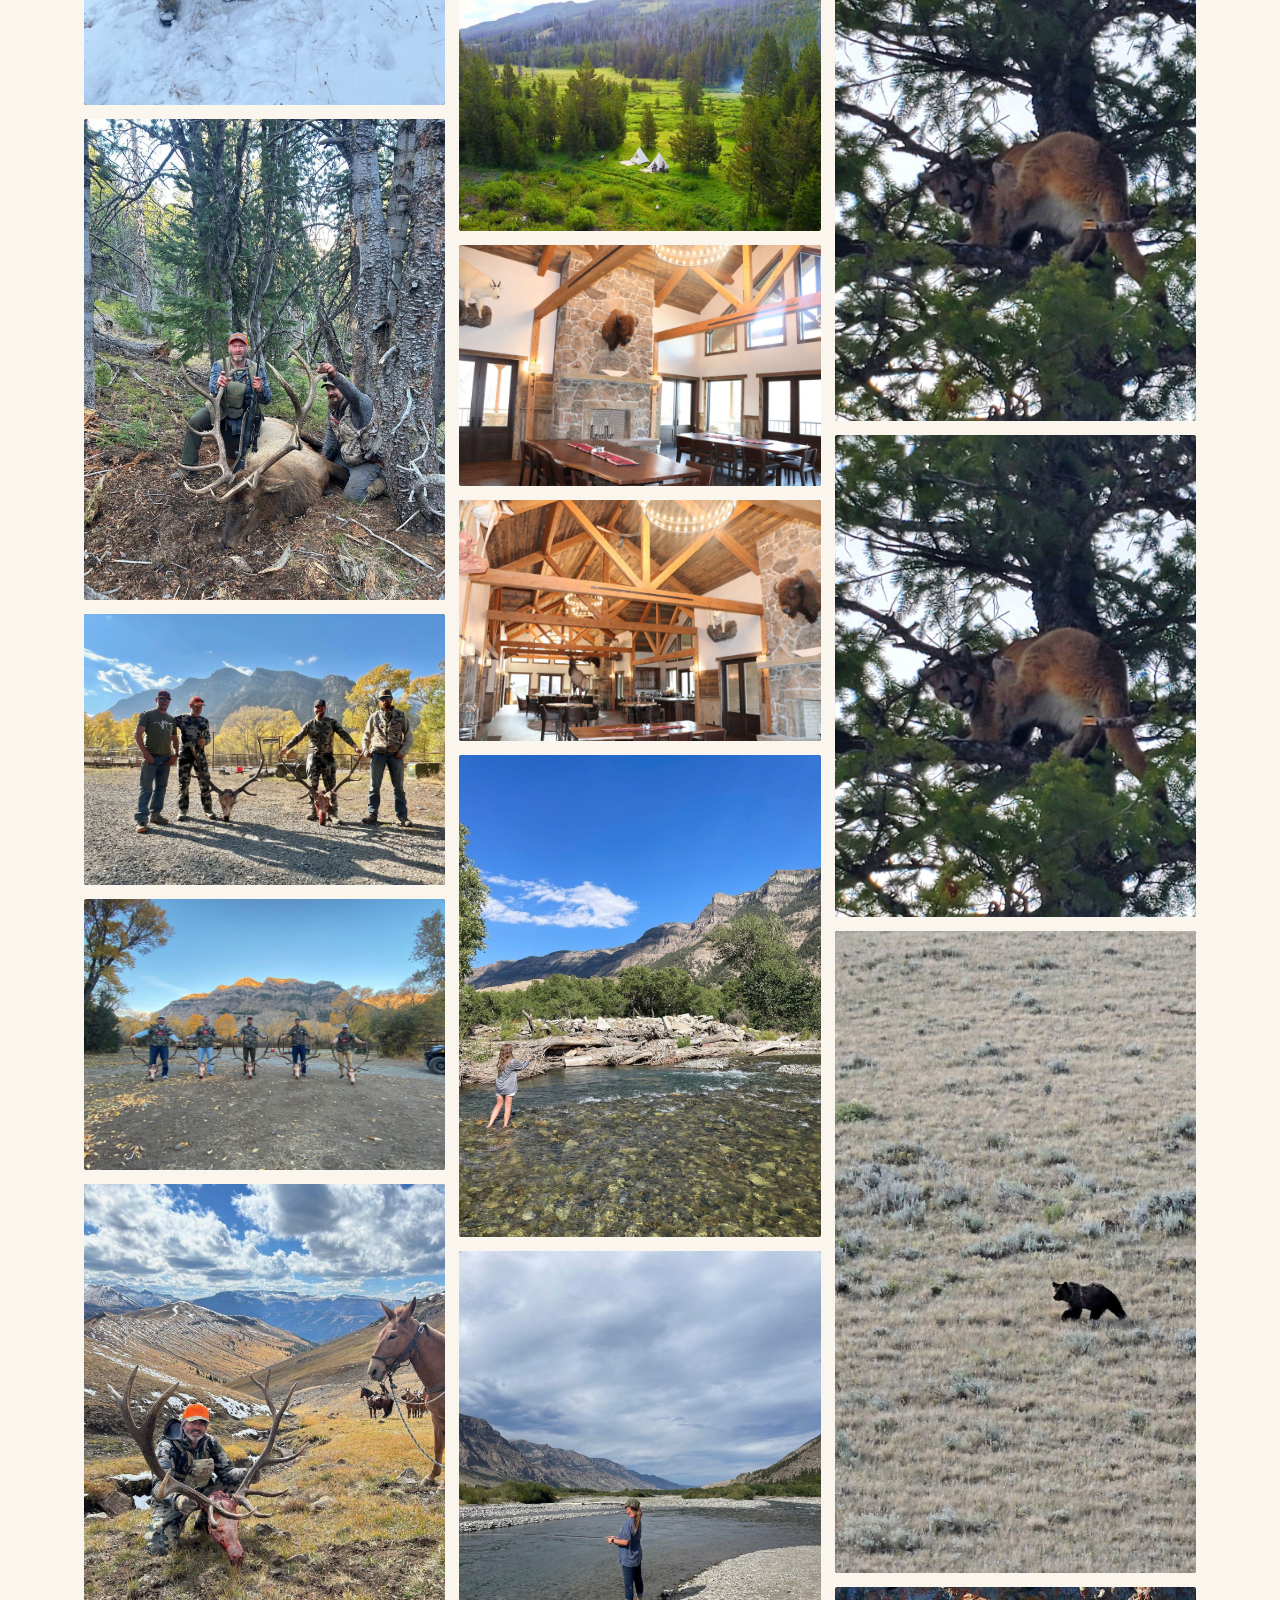
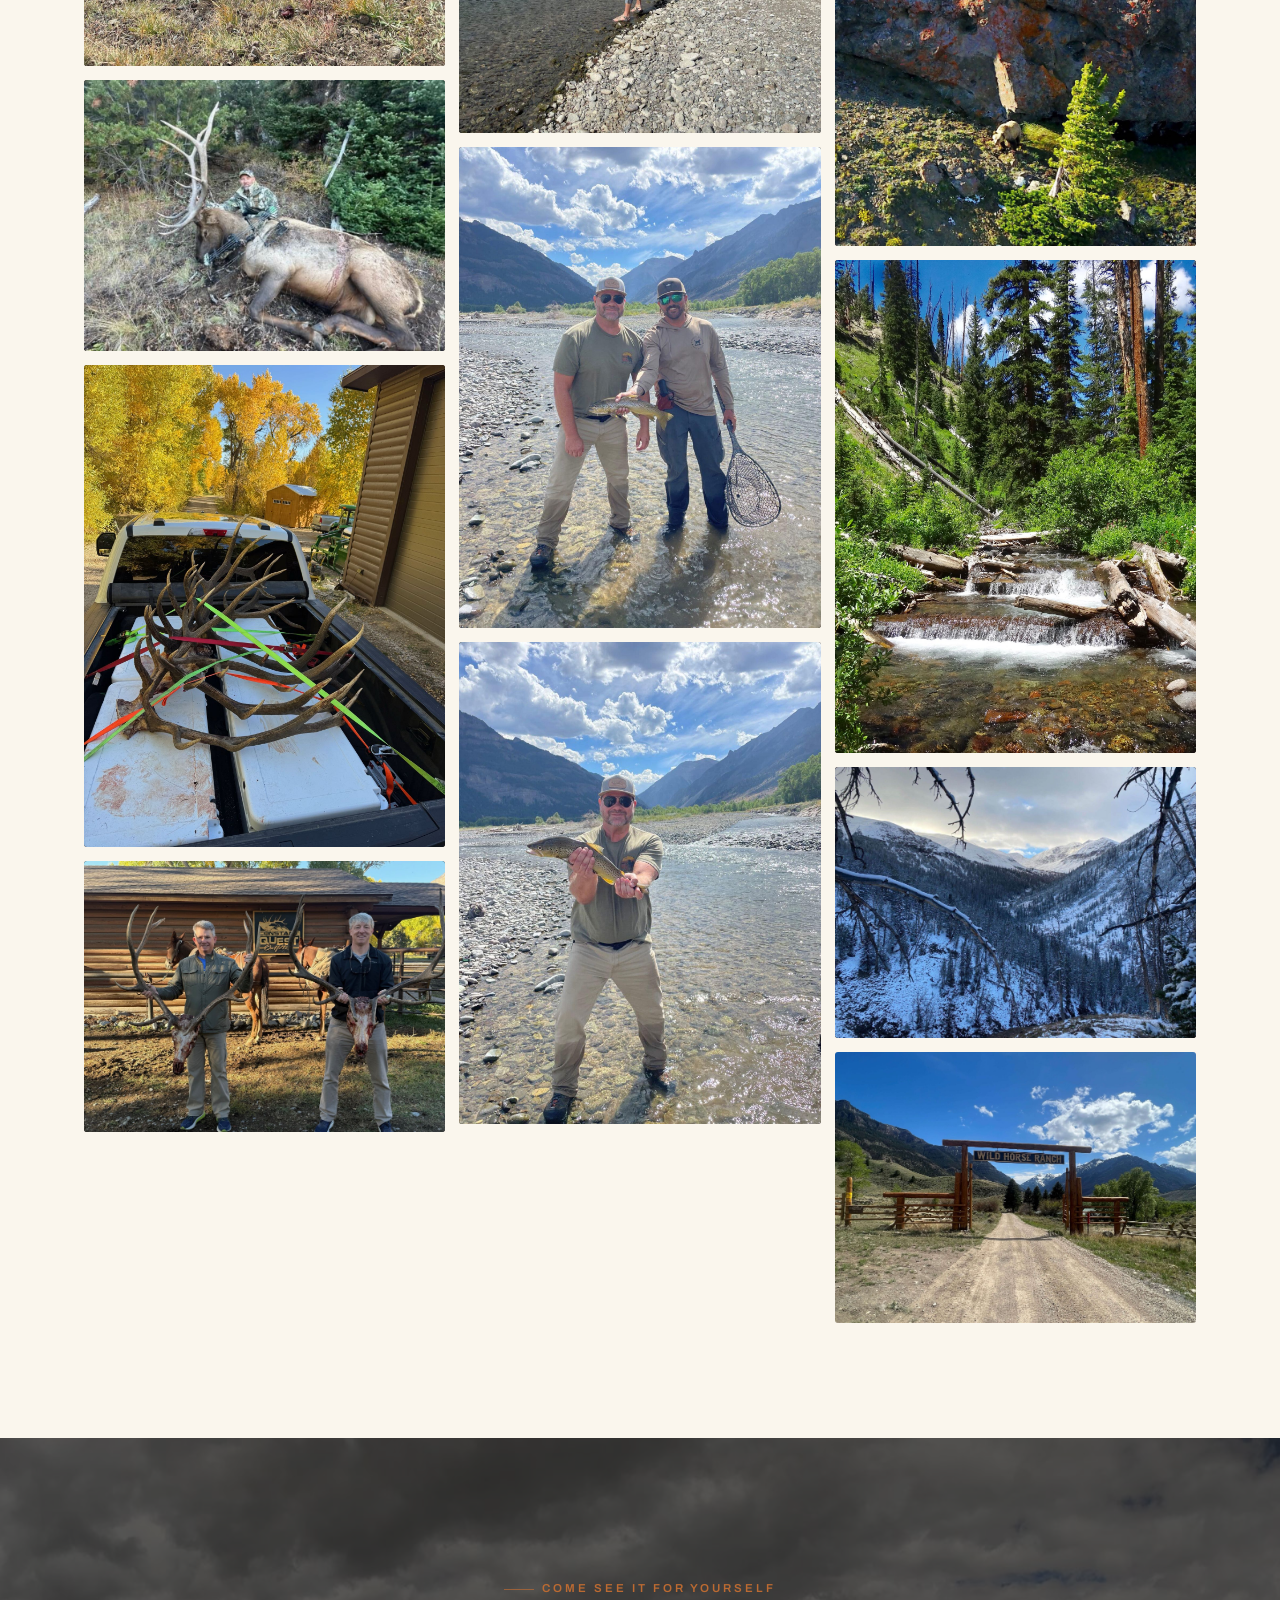
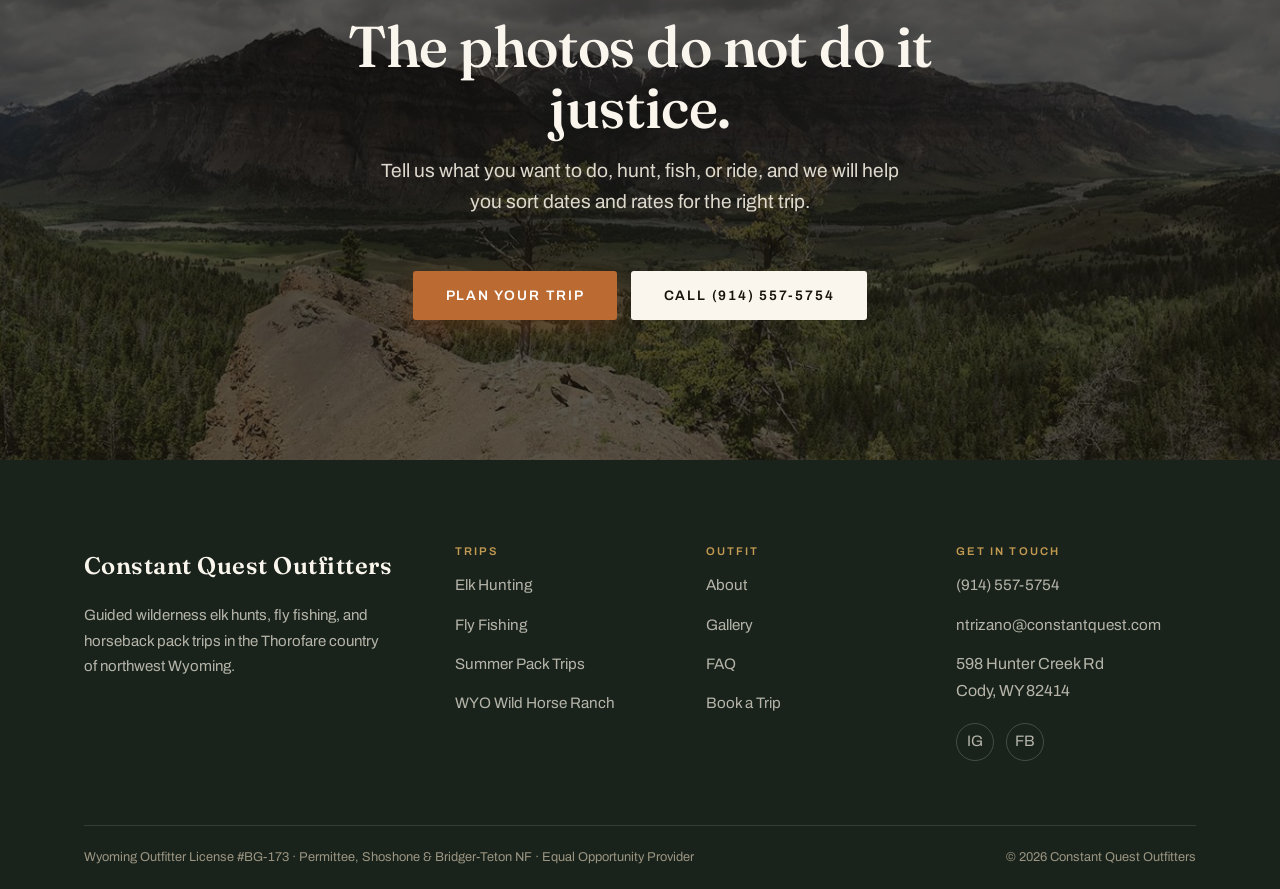
<file: gallery.html>
<!DOCTYPE html>
<html lang="en">
<head>
<meta charset="utf-8">
<meta name="viewport" content="width=device-width, initial-scale=1">
<meta name="robots" content="noindex, nofollow">
<title>Gallery | Constant Quest Outfitters</title>
<meta name="description" content="Real photos from Constant Quest Outfitters: elk hunts, fly fishing on the South Fork, wall tent camps, pack strings, and wildlife in the Thorofare country of northwest Wyoming.">
<link rel="preconnect" href="https://fonts.googleapis.com">
<link rel="preconnect" href="https://fonts.gstatic.com" crossorigin>
<link href="https://fonts.googleapis.com/css2?family=Fraunces:opsz,wght@9..144,400;9..144,500;9..144,560;9..144,600;9..144,700&family=Archivo:wght@400;500;600;700&display=swap" rel="stylesheet">
<link rel="stylesheet" href="styles.css?v=2">
<link rel="icon" href="data:image/svg+xml,%3Csvg xmlns='http://www.w3.org/2000/svg' viewBox='0 0 32 32'%3E%3Crect width='32' height='32' rx='5' fill='%23243528'/%3E%3Ctext x='16' y='21' font-family='Georgia,serif' font-size='14' font-weight='600' fill='%23c39a52' text-anchor='middle'%3ECQ%3C/text%3E%3C/svg%3E">
</head>
<body>

<!-- ============================ HEADER ============================ -->
<header class="site-header">
  <a class="brand" href="index.html">
    <span class="brand__name">Constant Quest</span>
    <span class="brand__sub">Outfitters &middot; Cody, Wyoming</span>
  </a>
  <button class="nav-toggle" aria-label="Open menu" aria-expanded="false"><span></span><span></span><span></span></button>
  <nav class="nav" aria-label="Primary">
    <a href="hunting.html">Hunting</a>
    <a href="fishing.html">Fishing</a>
    <a href="pack-trips.html">Pack Trips</a>
    <a href="ranch.html">The Ranch</a>
    <a href="about.html">About</a>
    <a href="gallery.html" aria-current="page">Gallery</a>
    <a href="faq.html">FAQ</a>
    <a class="btn btn--on-dark" href="contact.html">Book a Trip</a>
  </nav>
</header>
<div class="nav-backdrop"></div>

<!-- ============================ SUBHERO ============================ -->
<section class="subhero">
  <div class="subhero__media">
    <img src="assets/f2.jpg" alt="Aerial view of a winding river cutting through a forested mountain valley">
  </div>
  <div class="subhero__inner wrap">
    <p class="crumb"><a href="index.html">Home</a> &middot; <span>Gallery</span></p>
    <h1>From the field.</h1>
    <p class="lead">Real photos from camp, the trail, and the water. Nothing staged, nothing borrowed. This is the country and the work, the way it actually looks out here.</p>
  </div>
</section>

<!-- ============================ GALLERY ============================ -->
<section class="section bg-cream">
  <div class="wrap">
    <div class="shead shead--center reveal">
      <p class="eyebrow center">Six seasons in the Thorofare</p>
      <h2 class="h-lg maxch-c">Hunts, fish, horses, and the high country</h2>
      <p class="lead maxch-c">Filter by what you came to see. Tap any photo to open it larger.</p>
    </div>

    <div class="gallery-filter reveal">
      <button class="active" data-filter="all">All</button>
      <button data-filter="hunting">Hunting</button>
      <button data-filter="fishing">Fishing</button>
      <button data-filter="camp">Camp &amp; Lodge</button>
      <button data-filter="horses">Horses &amp; Pack</button>
      <button data-filter="wildlife">Wildlife</button>
      <button data-filter="scenery">Scenery</button>
    </div>

    <div class="gallery reveal" data-d="1">
      <figure data-cat="scenery"><img src="assets/img_0094.jpg" data-full="assets/img_0094.jpg" alt="Panoramic valley above the Thorofare" loading="lazy"><figcaption>Panoramic valley above the Thorofare</figcaption></figure>
      <figure data-cat="horses"><img src="assets/npic-1-scaled.jpg" data-full="assets/npic-1-scaled.jpg" alt="Pack string on a high wilderness trail" loading="lazy"><figcaption>Pack string on a high wilderness trail</figcaption></figure>
      <figure data-cat="horses"><img src="assets/npic-2-scaled.jpg" data-full="assets/npic-2-scaled.jpg" alt="Leading pack mules up the mountain" loading="lazy"><figcaption>Leading pack mules up the mountain</figcaption></figure>
      <figure data-cat="horses"><img src="assets/horse.jpg" data-full="assets/horse.jpg" alt="Riders at a mountain river crossing" loading="lazy"><figcaption>Riders at a mountain river crossing</figcaption></figure>
      <figure data-cat="horses hunting"><img src="assets/2025-archery.jpg" data-full="assets/2025-archery.jpg" alt="Packing out an elk by mule" loading="lazy"><figcaption>Packing out an elk by mule</figcaption></figure>
      <figure data-cat="horses hunting"><img src="assets/r4.jpg" data-full="assets/r4.jpg" alt="Pack string on a snowy ridge" loading="lazy"><figcaption>Pack string on a snowy ridge</figcaption></figure>
      <figure data-cat="horses"><img src="assets/mustangs.jpg" data-full="assets/mustangs.jpg" alt="Ranch stock in the corral" loading="lazy"><figcaption>Ranch stock in the corral</figcaption></figure>
      <figure data-cat="horses"><img src="assets/nate.jpg" data-full="assets/nate.jpg" alt="A saddled horse in an early snow" loading="lazy"><figcaption>A saddled horse in an early snow</figcaption></figure>
      <figure data-cat="hunting"><img src="assets/elk-2024.jpg" data-full="assets/elk-2024.jpg" alt="Two hunters with a Thorofare bull" loading="lazy"><figcaption>Two hunters with a Thorofare bull</figcaption></figure>
      <figure data-cat="hunting"><img src="assets/rifle-3-guides.jpg" data-full="assets/rifle-3-guides.jpg" alt="Elk antlers below the peaks" loading="lazy"><figcaption>Elk antlers below the peaks</figcaption></figure>
      <figure data-cat="hunting"><img src="assets/rifle-4-group-shot-cq.jpg" data-full="assets/rifle-4-group-shot-cq.jpg" alt="A rifle camp's bulls at last light" loading="lazy"><figcaption>A rifle camp's bulls at last light</figcaption></figure>
      <figure data-cat="hunting"><img src="assets/elk.jpg" data-full="assets/elk.jpg" alt="A bull elk down in the high country" loading="lazy"><figcaption>A bull elk down in the high country</figcaption></figure>
      <figure data-cat="hunting"><img src="assets/archery-2024.jpg" data-full="assets/archery-2024.jpg" alt="An archery bull in the timber" loading="lazy"><figcaption>An archery bull in the timber</figcaption></figure>
      <figure data-cat="hunting"><img src="assets/2025-elk.jpg" data-full="assets/2025-elk.jpg" alt="Antlers loaded for the trip home" loading="lazy"><figcaption>Antlers loaded for the trip home</figcaption></figure>
      <figure data-cat="hunting"><img src="assets/2025-r3.jpg" data-full="assets/2025-r3.jpg" alt="Skull caps outside the CQ cabin" loading="lazy"><figcaption>Skull caps outside the CQ cabin</figcaption></figure>
      <figure data-cat="hunting"><img src="assets/img_4608-1.jpg" data-full="assets/img_4608-1.jpg" alt="A Constant Quest cigar at the kill site" loading="lazy"><figcaption>A Constant Quest cigar at the kill site</figcaption></figure>
      <figure data-cat="camp"><img src="assets/camp-1.jpg" data-full="assets/camp-1.jpg" alt="Wall tent and woodsmoke in the timber" loading="lazy"><figcaption>Wall tent and woodsmoke in the timber</figcaption></figure>
      <figure data-cat="camp"><img src="assets/dinning-tent-1.jpg" data-full="assets/dinning-tent-1.jpg" alt="The dining tent" loading="lazy"><figcaption>The dining tent</figcaption></figure>
      <figure data-cat="camp"><img src="assets/dining-tent-1.jpg" data-full="assets/dining-tent-1.jpg" alt="Camp kitchen by lantern light" loading="lazy"><figcaption>Camp kitchen by lantern light</figcaption></figure>
      <figure data-cat="camp"><img src="assets/dinning-tent-at-night-1.jpg" data-full="assets/dinning-tent-at-night-1.jpg" alt="Camp glowing after dark" loading="lazy"><figcaption>Camp glowing after dark</figcaption></figure>
      <figure data-cat="camp"><img src="assets/hunter-tent-1.jpg" data-full="assets/hunter-tent-1.jpg" alt="Wall tents among the pines" loading="lazy"><figcaption>Wall tents among the pines</figcaption></figure>
      <figure data-cat="camp"><img src="assets/hunter-tent-night-1.jpg" data-full="assets/hunter-tent-night-1.jpg" alt="A wall tent at dusk" loading="lazy"><figcaption>A wall tent at dusk</figcaption></figure>
      <figure data-cat="camp scenery"><img src="assets/dji_0127.jpg" data-full="assets/dji_0127.jpg" alt="Camp from the air" loading="lazy"><figcaption>Camp from the air</figcaption></figure>
      <figure data-cat="camp"><img src="assets/7-scaled.jpg" data-full="assets/7-scaled.jpg" alt="The lodge dining room" loading="lazy"><figcaption>The lodge dining room</figcaption></figure>
      <figure data-cat="camp"><img src="assets/6-scaled.jpg" data-full="assets/6-scaled.jpg" alt="Inside the lodge" loading="lazy"><figcaption>Inside the lodge</figcaption></figure>
      <figure data-cat="fishing"><img src="assets/view2.jpg" data-full="assets/view2.jpg" alt="Wading a clear river below the cliffs" loading="lazy"><figcaption>Wading a clear river below the cliffs</figcaption></figure>
      <figure data-cat="fishing"><img src="assets/view.jpg" data-full="assets/view.jpg" alt="Fishing the South Fork" loading="lazy"><figcaption>Fishing the South Fork</figcaption></figure>
      <figure data-cat="fishing"><img src="assets/boys.jpg" data-full="assets/boys.jpg" alt="A trout in hand" loading="lazy"><figcaption>A trout in hand</figcaption></figure>
      <figure data-cat="fishing"><img src="assets/fish2025.jpg" data-full="assets/fish2025.jpg" alt="A South Fork trout" loading="lazy"><figcaption>A South Fork trout</figcaption></figure>
      <figure data-cat="fishing"><img src="assets/f1.jpg" data-full="assets/f1.jpg" alt="A cast on the river" loading="lazy"><figcaption>A cast on the river</figcaption></figure>
      <figure data-cat="fishing"><img src="assets/fish.jpg" data-full="assets/fish.jpg" alt="On the riverbank" loading="lazy"><figcaption>On the riverbank</figcaption></figure>
      <figure data-cat="fishing scenery"><img src="assets/f2.jpg" data-full="assets/f2.jpg" alt="The river from above" loading="lazy"><figcaption>The river from above</figcaption></figure>
      <figure data-cat="wildlife"><img src="assets/moose.jpg" data-full="assets/moose.jpg" alt="A bull moose in velvet" loading="lazy"><figcaption>A bull moose in velvet</figcaption></figure>
      <figure data-cat="wildlife"><img src="assets/bear.jpg" data-full="assets/bear.jpg" alt="A brown bear in the sage" loading="lazy"><figcaption>A brown bear in the sage</figcaption></figure>
      <figure data-cat="wildlife"><img src="assets/wolf.jpg" data-full="assets/wolf.jpg" alt="A canid crossing the clearing" loading="lazy"><figcaption>A canid crossing the clearing</figcaption></figure>
      <figure data-cat="wildlife"><img src="assets/mtn-lion.jpg" data-full="assets/mtn-lion.jpg" alt="A mountain lion in a pine" loading="lazy"><figcaption>A mountain lion in a pine</figcaption></figure>
      <figure data-cat="wildlife"><img src="assets/mtn-lion-1.jpg" data-full="assets/mtn-lion-1.jpg" alt="A cougar watching from the branches" loading="lazy"><figcaption>A cougar watching from the branches</figcaption></figure>
      <figure data-cat="wildlife"><img src="assets/week-1-bear.jpg" data-full="assets/week-1-bear.jpg" alt="A bear on the open flats" loading="lazy"><figcaption>A bear on the open flats</figcaption></figure>
      <figure data-cat="wildlife scenery"><img src="assets/dji_0134.jpg" data-full="assets/dji_0134.jpg" alt="A bear below the cliffs from above" loading="lazy"><figcaption>A bear below the cliffs from above</figcaption></figure>
      <figure data-cat="scenery"><img src="assets/dsc03654.jpg" data-full="assets/dsc03654.jpg" alt="A mountain stream in the forest" loading="lazy"><figcaption>A mountain stream in the forest</figcaption></figure>
      <figure data-cat="scenery"><img src="assets/winter-wonderland-1.jpg" data-full="assets/winter-wonderland-1.jpg" alt="The valley under snow" loading="lazy"><figcaption>The valley under snow</figcaption></figure>
      <figure data-cat="scenery"><img src="assets/2-scaled.jpg" data-full="assets/2-scaled.jpg" alt="The Wild Horse Ranch gate" loading="lazy"><figcaption>The Wild Horse Ranch gate</figcaption></figure>
    </div>
  </div>
</section>

<!-- ============================ CTA BAND ============================ -->
<section class="cta-band">
  <div class="cta-band__media"><img src="assets/img_0094.jpg" alt="Panoramic valley above the Thorofare with a river below and snow capped peaks beyond"></div>
  <div class="cta-band__inner wrap">
    <p class="eyebrow center">Come see it for yourself</p>
    <h2>The photos do not do it justice.</h2>
    <p class="lead">Tell us what you want to do, hunt, fish, or ride, and we will help you sort dates and rates for the right trip.</p>
    <div class="cta-band__btns">
      <a class="btn btn--primary btn--lg" href="contact.html">Plan Your Trip</a>
      <a class="btn btn--light btn--lg" href="tel:19145575754">Call (914) 557-5754</a>
    </div>
  </div>
</section>

<!-- ============================ FOOTER ============================ -->
<footer class="site-footer">
  <div class="wrap">
    <div class="footer-top">
      <div class="footer-brand">
        <span class="brand__name">Constant Quest Outfitters</span>
        <p>Guided wilderness elk hunts, fly fishing, and horseback pack trips in the Thorofare country of northwest Wyoming.</p>
      </div>
      <div class="footer-col">
        <h4>Trips</h4>
        <ul>
          <li><a href="hunting.html">Elk Hunting</a></li>
          <li><a href="fishing.html">Fly Fishing</a></li>
          <li><a href="pack-trips.html">Summer Pack Trips</a></li>
          <li><a href="ranch.html">WYO Wild Horse Ranch</a></li>
        </ul>
      </div>
      <div class="footer-col">
        <h4>Outfit</h4>
        <ul>
          <li><a href="about.html">About</a></li>
          <li><a href="gallery.html">Gallery</a></li>
          <li><a href="faq.html">FAQ</a></li>
          <li><a href="contact.html">Book a Trip</a></li>
        </ul>
      </div>
      <div class="footer-col">
        <h4>Get in touch</h4>
        <ul>
          <li><a href="tel:19145575754">(914) 557-5754</a></li>
          <li><a href="mailto:ntrizano@constantquest.com">ntrizano@constantquest.com</a></li>
          <li>598 Hunter Creek Rd<br>Cody, WY 82414</li>
        </ul>
        <div class="footer-social" style="margin-top:1.2rem">
          <a href="https://www.instagram.com/constant_quest_outfitters/" aria-label="Instagram" target="_blank" rel="noopener">IG</a>
          <a href="https://www.facebook.com/" aria-label="Facebook" target="_blank" rel="noopener">FB</a>
        </div>
      </div>
    </div>
    <div class="footer-bottom">
      <span class="lic">Wyoming Outfitter License #BG-173 &middot; Permittee, Shoshone &amp; Bridger-Teton NF &middot; Equal Opportunity Provider</span>
      <span class="lic">&copy; <span id="year">2026</span> Constant Quest Outfitters</span>
    </div>
  </div>
</footer>

<!-- ============================ DEMO BADGE ============================ -->
<div class="demo-badge">
  <span class="dot"></span>
  <div>Concept site built for Constant Quest Outfitters by <strong>Aoraki Creations</strong>. Not affiliated or live.</div>
  <button class="demo-badge__x" aria-label="Dismiss">&times;</button>
</div>

<script src="main.js?v=2"></script>
</body>
</html>
</file>
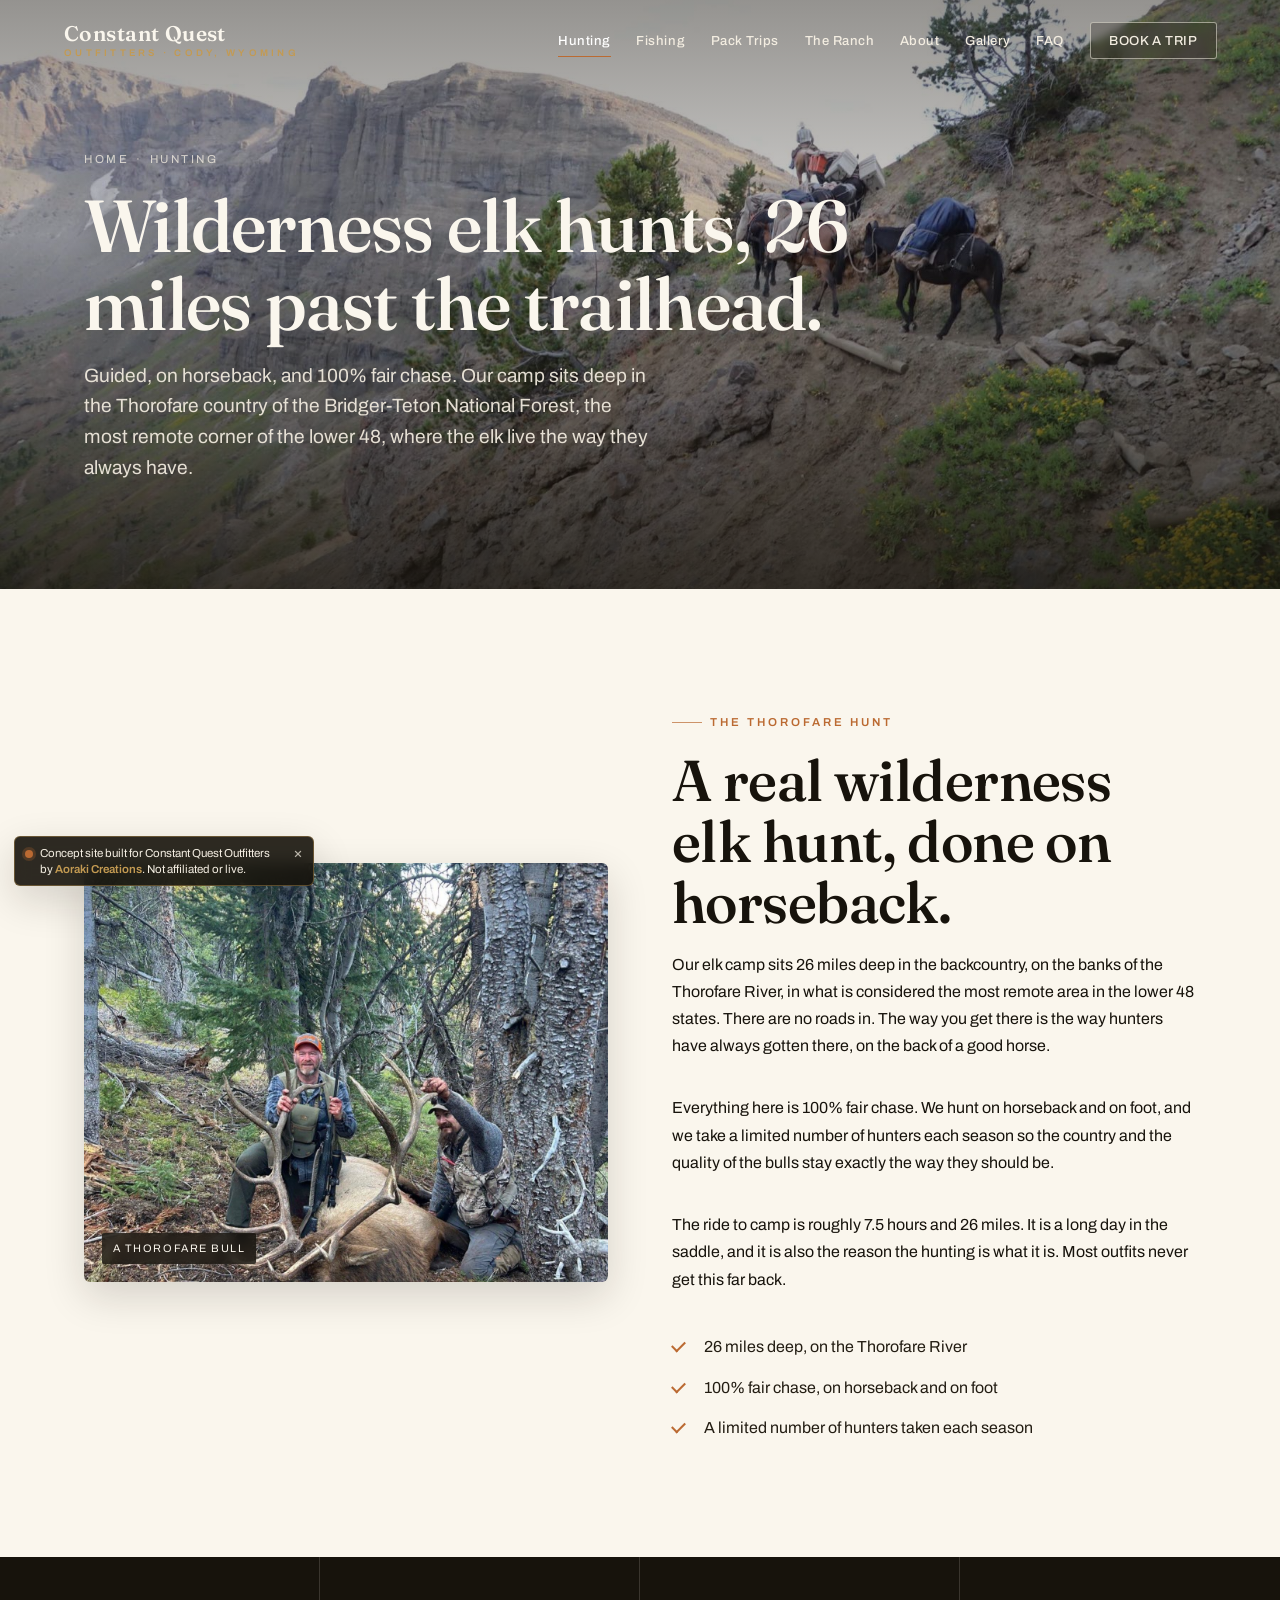
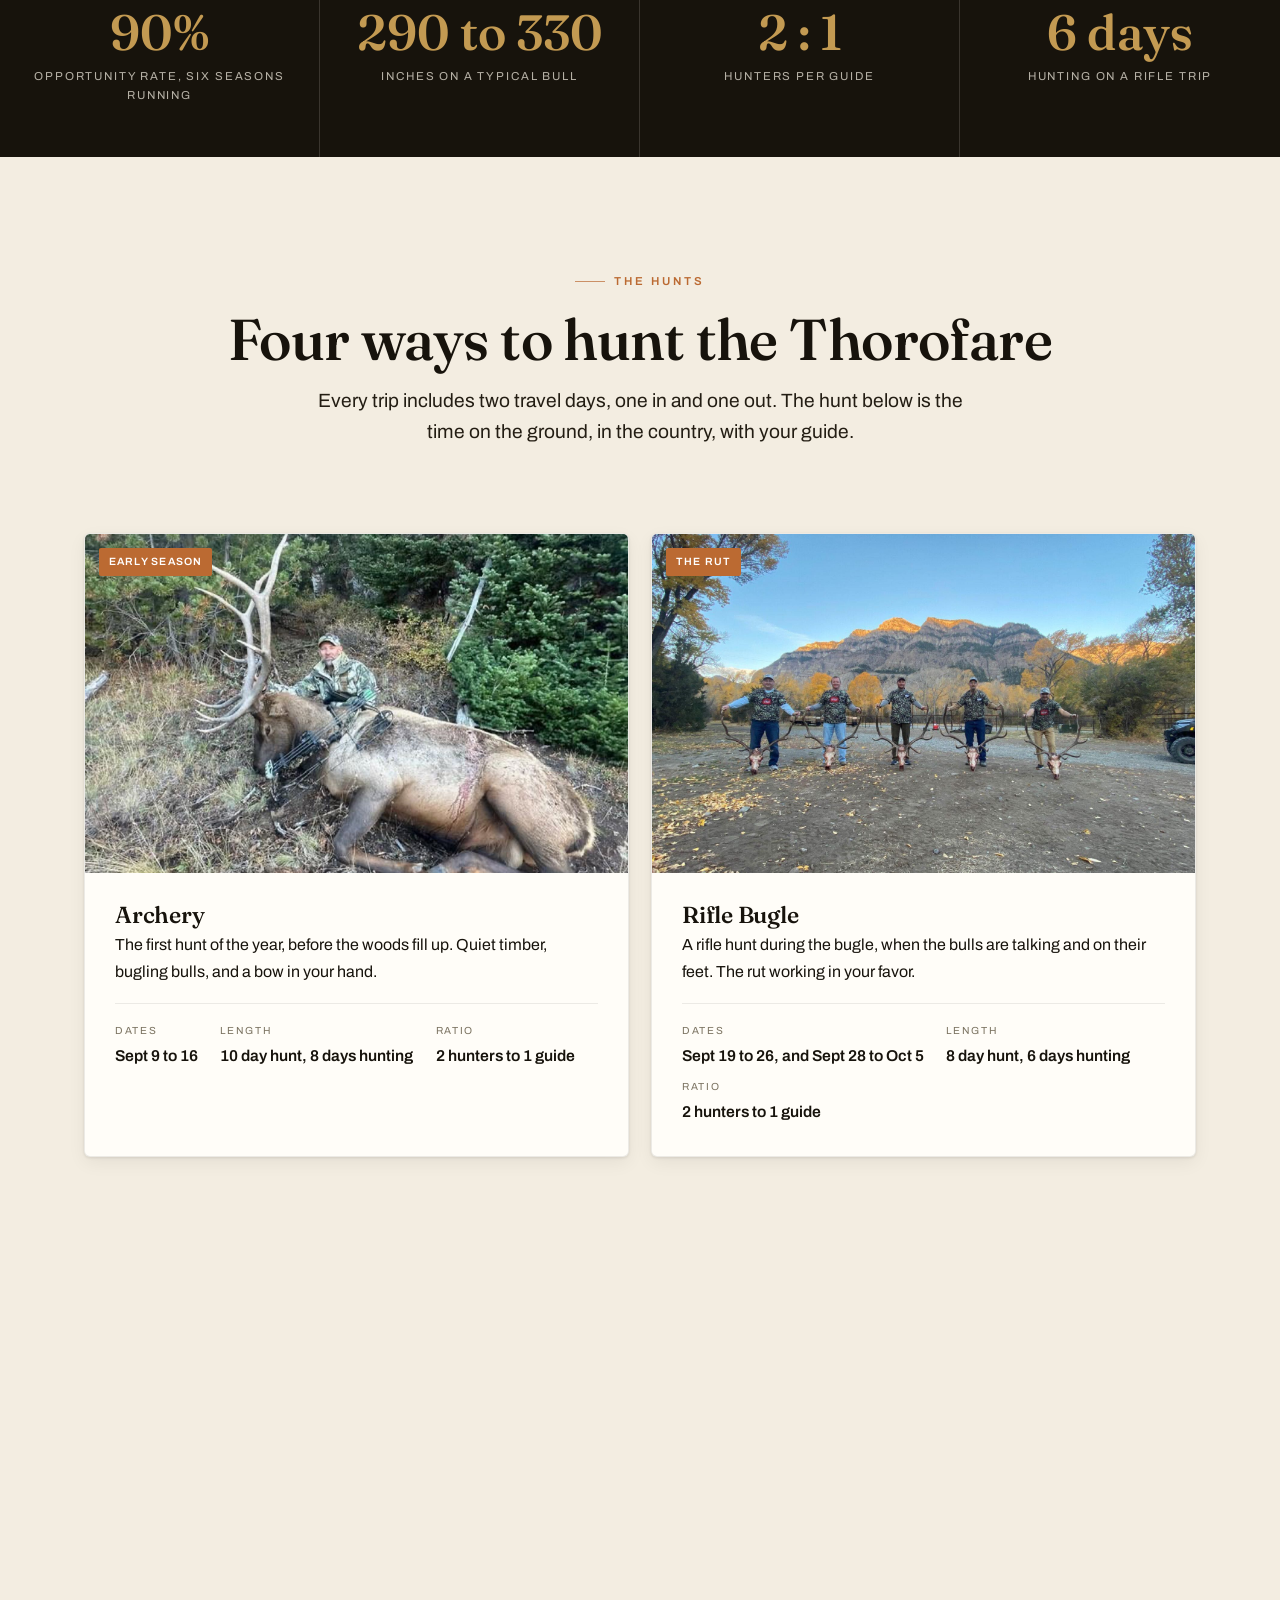
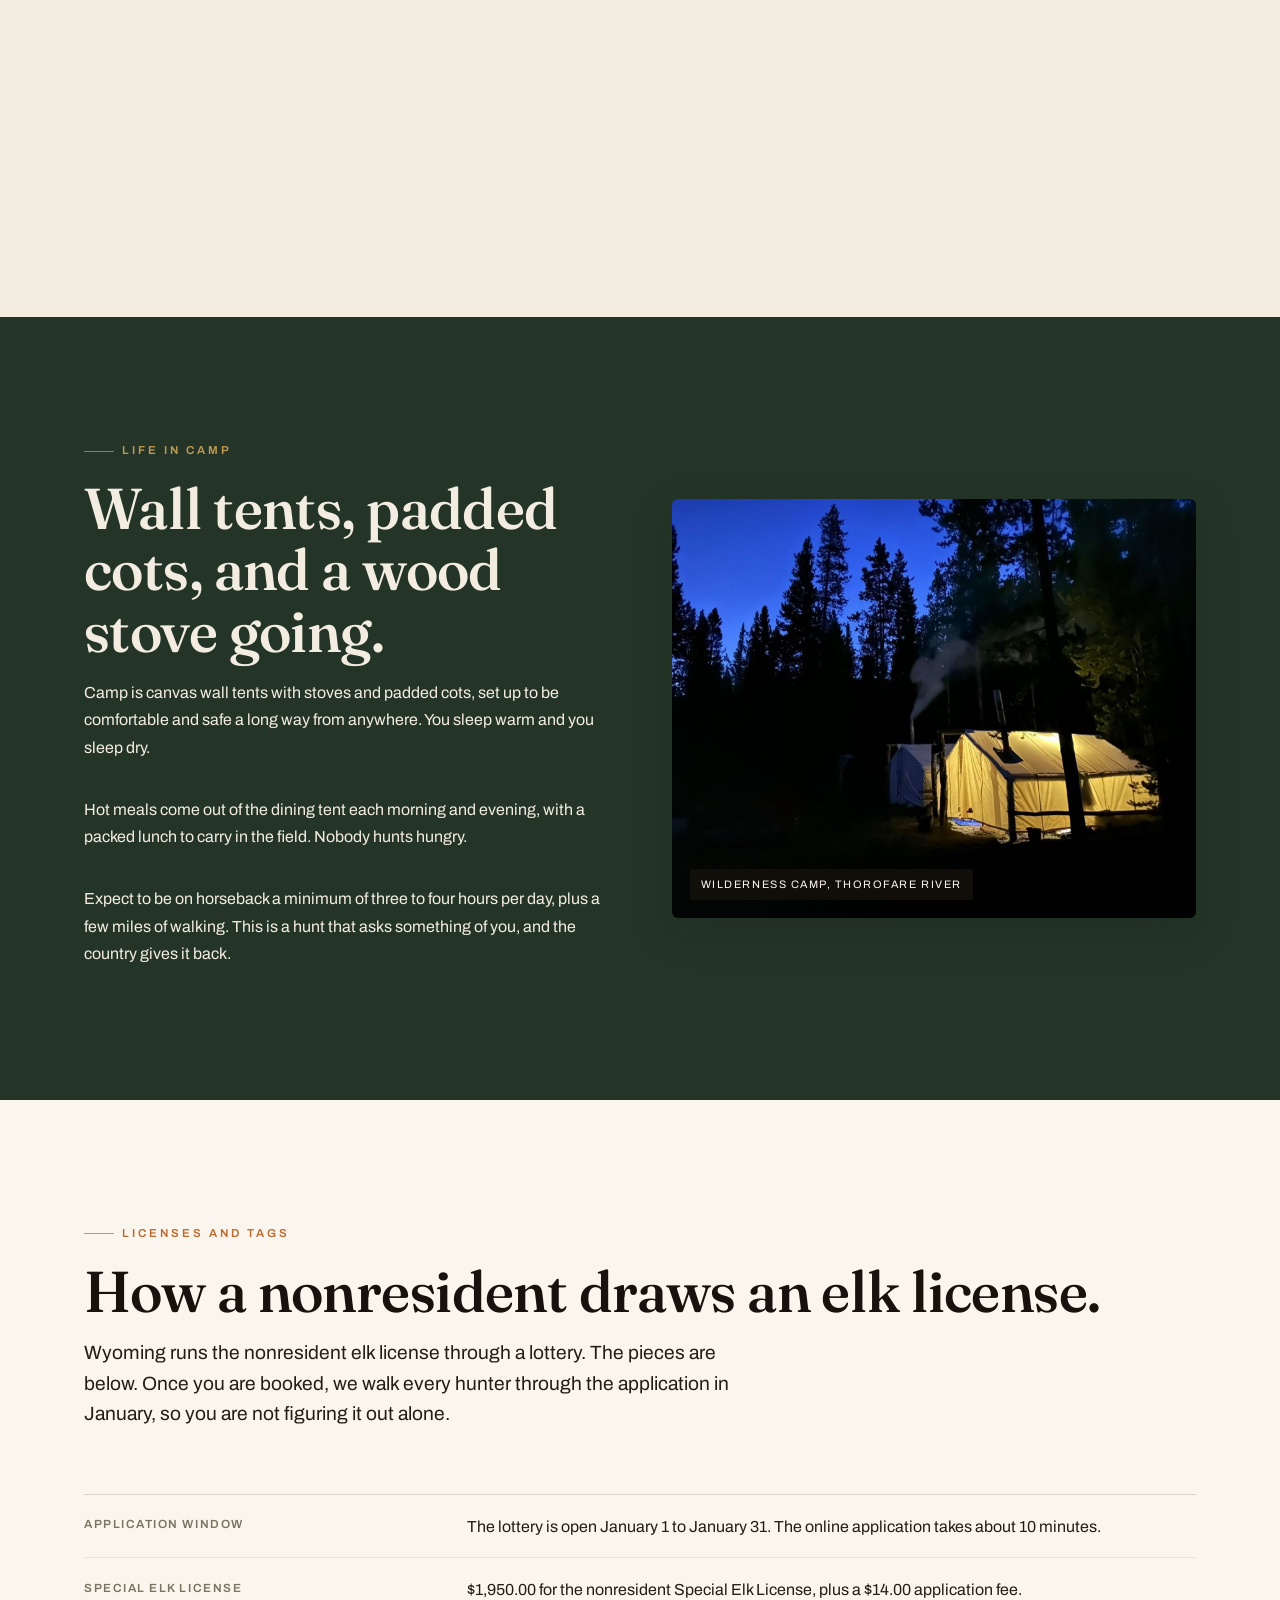
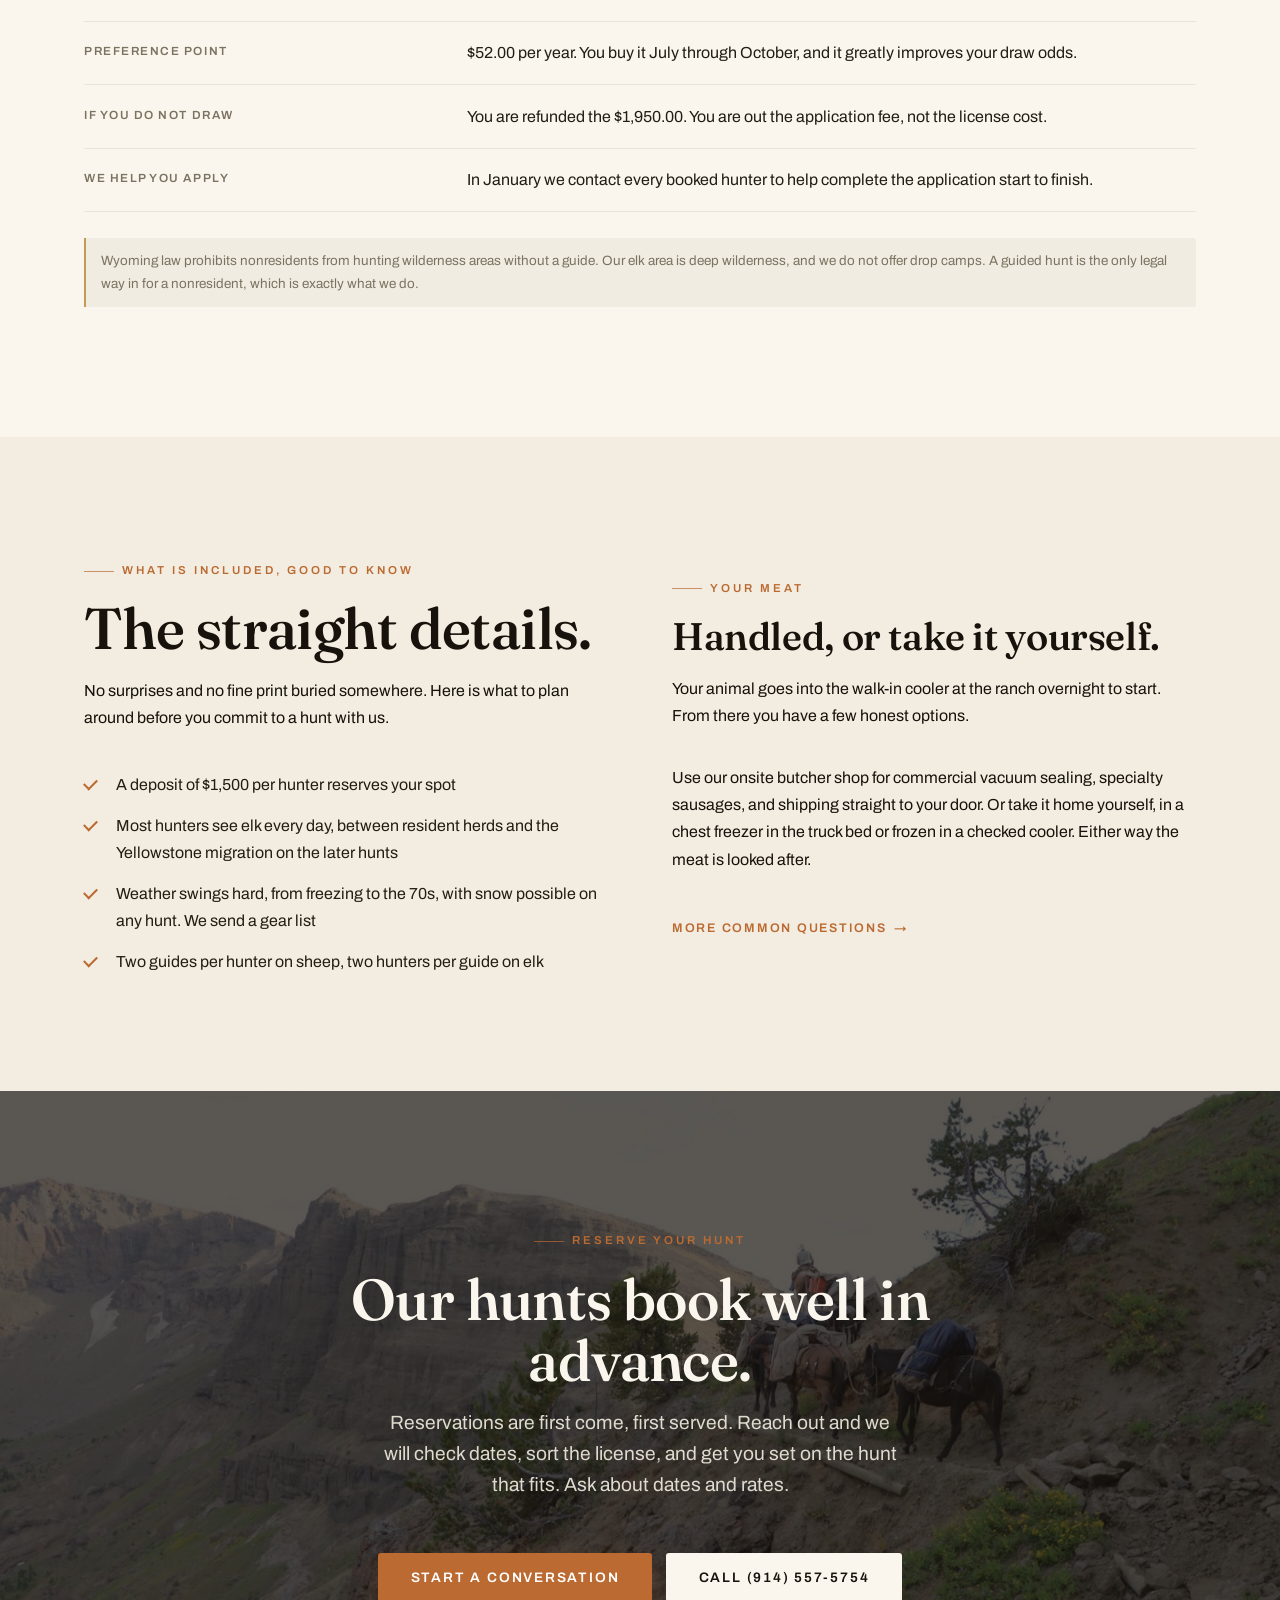
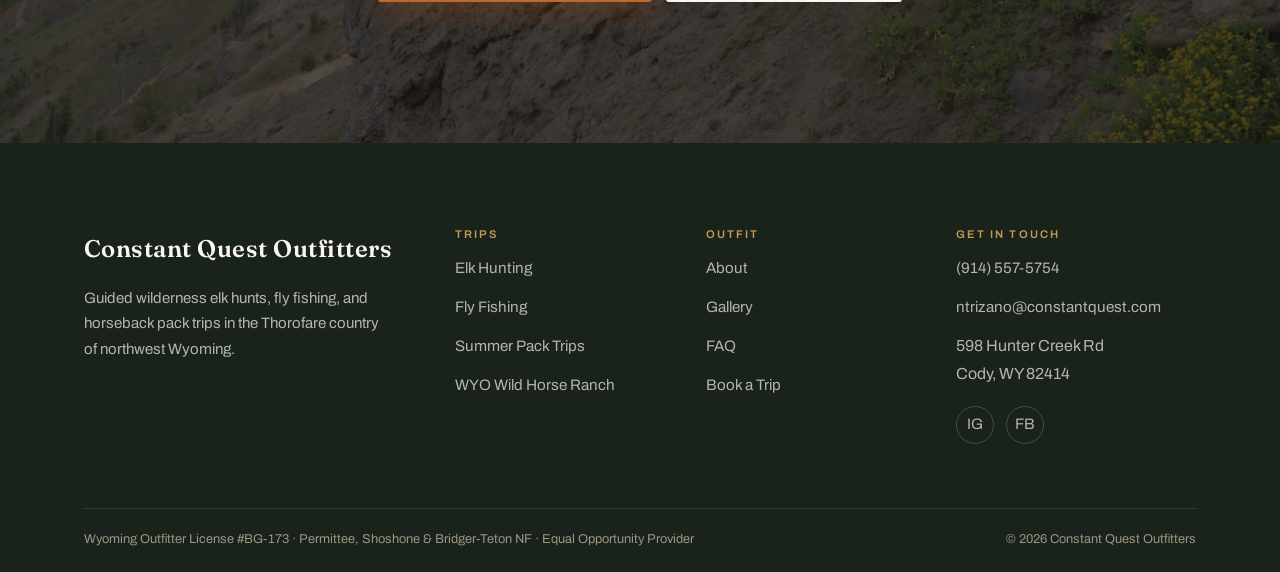
<file: hunting.html>
<!DOCTYPE html>
<html lang="en">
<head>
<meta charset="utf-8">
<meta name="viewport" content="width=device-width, initial-scale=1">
<meta name="robots" content="noindex, nofollow">
<title>Elk Hunting in the Thorofare Country | Constant Quest Outfitters</title>
<meta name="description" content="Guided horseback wilderness elk hunts 26 miles deep in the Bridger-Teton National Forest, near Cody, Wyoming. Fair chase, limited hunters, in the remote Thorofare country.">
<link rel="preconnect" href="https://fonts.googleapis.com">
<link rel="preconnect" href="https://fonts.gstatic.com" crossorigin>
<link href="https://fonts.googleapis.com/css2?family=Fraunces:opsz,wght@9..144,400;9..144,500;9..144,560;9..144,600;9..144,700&family=Archivo:wght@400;500;600;700&display=swap" rel="stylesheet">
<link rel="stylesheet" href="styles.css?v=2">
<link rel="icon" href="data:image/svg+xml,%3Csvg xmlns='http://www.w3.org/2000/svg' viewBox='0 0 32 32'%3E%3Crect width='32' height='32' rx='5' fill='%23243528'/%3E%3Ctext x='16' y='21' font-family='Georgia,serif' font-size='14' font-weight='600' fill='%23c39a52' text-anchor='middle'%3ECQ%3C/text%3E%3C/svg%3E">
</head>
<body>

<!-- ============================ HEADER ============================ -->
<header class="site-header">
  <a class="brand" href="index.html">
    <span class="brand__name">Constant Quest</span>
    <span class="brand__sub">Outfitters &middot; Cody, Wyoming</span>
  </a>
  <button class="nav-toggle" aria-label="Open menu" aria-expanded="false"><span></span><span></span><span></span></button>
  <nav class="nav" aria-label="Primary">
    <a href="hunting.html" aria-current="page">Hunting</a>
    <a href="fishing.html">Fishing</a>
    <a href="pack-trips.html">Pack Trips</a>
    <a href="ranch.html">The Ranch</a>
    <a href="about.html">About</a>
    <a href="gallery.html">Gallery</a>
    <a href="faq.html">FAQ</a>
    <a class="btn btn--on-dark" href="contact.html">Book a Trip</a>
  </nav>
</header>
<div class="nav-backdrop"></div>

<!-- ============================ SUBHERO ============================ -->
<section class="subhero">
  <div class="subhero__media">
    <img src="assets/npic-1-scaled.jpg" alt="A string of packed horses and mules on a narrow rocky trail with tall cliffs rising behind them">
  </div>
  <div class="subhero__inner wrap">
    <p class="crumb"><a href="index.html">Home</a> &middot; <span>Hunting</span></p>
    <h1>Wilderness elk hunts, 26 miles past the trailhead.</h1>
    <p class="lead">Guided, on horseback, and 100% fair chase. Our camp sits deep in the Thorofare country of the Bridger-Teton National Forest, the most remote corner of the lower 48, where the elk live the way they always have.</p>
  </div>
</section>

<!-- ============================ OVERVIEW SPLIT ============================ -->
<section class="section bg-cream">
  <div class="wrap split">
    <div class="split__media reveal">
      <img src="assets/elk-2024.jpg" alt="Two hunters posing with a downed bull elk in timber">
      <span class="tag">A Thorofare bull</span>
    </div>
    <div class="split__body reveal" data-d="1">
      <p class="eyebrow">The Thorofare hunt</p>
      <h2 class="h-lg">A real wilderness elk hunt, done on horseback.</h2>
      <div class="stack">
        <p>Our elk camp sits 26 miles deep in the backcountry, on the banks of the Thorofare River, in what is considered the most remote area in the lower 48 states. There are no roads in. The way you get there is the way hunters have always gotten there, on the back of a good horse.</p>
        <p>Everything here is 100% fair chase. We hunt on horseback and on foot, and we take a limited number of hunters each season so the country and the quality of the bulls stay exactly the way they should be.</p>
        <p>The ride to camp is roughly 7.5 hours and 26 miles. It is a long day in the saddle, and it is also the reason the hunting is what it is. Most outfits never get this far back.</p>
      </div>
      <ul class="ticks">
        <li>26 miles deep, on the Thorofare River</li>
        <li>100% fair chase, on horseback and on foot</li>
        <li>A limited number of hunters taken each season</li>
      </ul>
    </div>
  </div>
</section>

<!-- ============================ STAT BAND ============================ -->
<section class="bg-ink">
  <div class="stats">
    <div class="stat reveal"><div class="stat__num">90%</div><div class="stat__label">Opportunity rate, six seasons running</div></div>
    <div class="stat reveal" data-d="1"><div class="stat__num">290 to 330</div><div class="stat__label">Inches on a typical bull</div></div>
    <div class="stat reveal" data-d="2"><div class="stat__num">2 : 1</div><div class="stat__label">Hunters per guide</div></div>
    <div class="stat reveal" data-d="3"><div class="stat__num">6 days</div><div class="stat__label">Hunting on a rifle trip</div></div>
  </div>
</section>

<!-- ============================ THE HUNTS ============================ -->
<section class="section bg-bone">
  <div class="wrap">
    <div class="shead shead--center">
      <p class="eyebrow center">The hunts</p>
      <h2 class="h-lg maxch-c">Four ways to hunt the Thorofare</h2>
      <p class="lead maxch-c">Every trip includes two travel days, one in and one out. The hunt below is the time on the ground, in the country, with your guide.</p>
    </div>
    <div class="trips">

      <div class="trip reveal">
        <div class="trip__media">
          <img src="assets/archery-2024.jpg" alt="A hunter with a downed bull elk and a compound bow on a forested hillside">
          <span class="trip__pill">Early season</span>
        </div>
        <div class="trip__body">
          <h3>Archery</h3>
          <p>The first hunt of the year, before the woods fill up. Quiet timber, bugling bulls, and a bow in your hand.</p>
          <dl class="trip__meta">
            <div><dt>Dates</dt><dd>Sept 9 to 16</dd></div>
            <div><dt>Length</dt><dd>10 day hunt, 8 days hunting</dd></div>
            <div><dt>Ratio</dt><dd>2 hunters to 1 guide</dd></div>
          </dl>
        </div>
      </div>

      <div class="trip reveal" data-d="1">
        <div class="trip__media">
          <img src="assets/rifle-4-group-shot-cq.jpg" alt="Five hunters standing in a clearing holding elk antlers with a tall mountain peak glowing behind them">
          <span class="trip__pill">The rut</span>
        </div>
        <div class="trip__body">
          <h3>Rifle Bugle</h3>
          <p>A rifle hunt during the bugle, when the bulls are talking and on their feet. The rut working in your favor.</p>
          <dl class="trip__meta">
            <div><dt>Dates</dt><dd>Sept 19 to 26, and Sept 28 to Oct 5</dd></div>
            <div><dt>Length</dt><dd>8 day hunt, 6 days hunting</dd></div>
            <div><dt>Ratio</dt><dd>2 hunters to 1 guide</dd></div>
          </dl>
        </div>
      </div>

      <div class="trip reveal" data-d="2">
        <div class="trip__media">
          <img src="assets/rifle-3-guides.jpg" alt="Four men holding elk antlers in a ranch yard below a steep peak">
          <span class="trip__pill">Late season</span>
        </div>
        <div class="trip__body">
          <h3>Rifle</h3>
          <p>The later rifle hunts, with resident herds joined by elk migrating down out of nearby Yellowstone. Mule deer can be added for a trophy fee.</p>
          <dl class="trip__meta">
            <div><dt>Dates</dt><dd>Oct 7 to 14, and Oct 16 to 23</dd></div>
            <div><dt>Length</dt><dd>8 day hunt, 6 days hunting</dd></div>
            <div><dt>Ratio</dt><dd>2 hunters to 1 guide</dd></div>
          </dl>
        </div>
      </div>

      <div class="trip reveal" data-d="3">
        <div class="trip__media">
          <img src="assets/npic-2-scaled.jpg" alt="A rider leading two pack mules up a steep mountain trail">
          <span class="trip__pill">Sept or Oct</span>
        </div>
        <div class="trip__body">
          <h3>Sheep</h3>
          <p>A high country sheep hunt for the hunter who has drawn the tag. Two guides to one hunter, way up where the rams live.</p>
          <dl class="trip__meta">
            <div><dt>Dates</dt><dd>September or October</dd></div>
            <div><dt>Length</dt><dd>10 days of hunting</dd></div>
            <div><dt>Ratio</dt><dd>2 guides to 1 hunter</dd></div>
          </dl>
        </div>
      </div>

    </div>
  </div>
</section>

<!-- ============================ CAMP LIFE ============================ -->
<section class="section bg-pine">
  <div class="wrap split split--rev">
    <div class="split__media reveal">
      <img src="assets/hunter-tent-night-1.jpg" alt="A canvas wall tent glowing with warm light at dusk, wood stove smoke rising, conifers silhouetted against a deep blue sky">
      <span class="tag">Wilderness camp, Thorofare River</span>
    </div>
    <div class="split__body reveal" data-d="1">
      <p class="eyebrow">Life in camp</p>
      <h2 class="h-lg">Wall tents, padded cots, and a wood stove going.</h2>
      <div class="stack">
        <p>Camp is canvas wall tents with stoves and padded cots, set up to be comfortable and safe a long way from anywhere. You sleep warm and you sleep dry.</p>
        <p>Hot meals come out of the dining tent each morning and evening, with a packed lunch to carry in the field. Nobody hunts hungry.</p>
        <p>Expect to be on horseback a minimum of three to four hours per day, plus a few miles of walking. This is a hunt that asks something of you, and the country gives it back.</p>
      </div>
    </div>
  </div>
</section>

<!-- ============================ LICENSES AND TAGS ============================ -->
<section class="section bg-cream">
  <div class="wrap">
    <div class="shead">
      <p class="eyebrow">Licenses and tags</p>
      <h2 class="h-lg maxch">How a nonresident draws an elk license.</h2>
      <p class="lead maxch">Wyoming runs the nonresident elk license through a lottery. The pieces are below. Once you are booked, we walk every hunter through the application in January, so you are not figuring it out alone.</p>
    </div>
    <dl class="specs">
      <div>
        <dt>Application window</dt>
        <dd>The lottery is open January 1 to January 31. The online application takes about 10 minutes.</dd>
      </div>
      <div>
        <dt>Special Elk License</dt>
        <dd>$1,950.00 for the nonresident Special Elk License, plus a $14.00 application fee.</dd>
      </div>
      <div>
        <dt>Preference point</dt>
        <dd>$52.00 per year. You buy it July through October, and it greatly improves your draw odds.</dd>
      </div>
      <div>
        <dt>If you do not draw</dt>
        <dd>You are refunded the $1,950.00. You are out the application fee, not the license cost.</dd>
      </div>
      <div>
        <dt>We help you apply</dt>
        <dd>In January we contact every booked hunter to help complete the application start to finish.</dd>
      </div>
    </dl>
    <p class="note" style="margin-top:1.6rem">Wyoming law prohibits nonresidents from hunting wilderness areas without a guide. Our elk area is deep wilderness, and we do not offer drop camps. A guided hunt is the only legal way in for a nonresident, which is exactly what we do.</p>
  </div>
</section>

<!-- ============================ GOOD TO KNOW ============================ -->
<section class="section bg-bone">
  <div class="wrap split">
    <div class="split__body reveal">
      <p class="eyebrow">What is included, good to know</p>
      <h2 class="h-lg">The straight details.</h2>
      <div class="stack">
        <p>No surprises and no fine print buried somewhere. Here is what to plan around before you commit to a hunt with us.</p>
      </div>
      <ul class="ticks">
        <li>A deposit of $1,500 per hunter reserves your spot</li>
        <li>Most hunters see elk every day, between resident herds and the Yellowstone migration on the later hunts</li>
        <li>Weather swings hard, from freezing to the 70s, with snow possible on any hunt. We send a gear list</li>
        <li>Two guides per hunter on sheep, two hunters per guide on elk</li>
      </ul>
    </div>
    <div class="split__body reveal" data-d="1">
      <p class="eyebrow">Your meat</p>
      <h2 class="h-md">Handled, or take it yourself.</h2>
      <div class="stack">
        <p>Your animal goes into the walk-in cooler at the ranch overnight to start. From there you have a few honest options.</p>
        <p>Use our onsite butcher shop for commercial vacuum sealing, specialty sausages, and shipping straight to your door. Or take it home yourself, in a chest freezer in the truck bed or frozen in a checked cooler. Either way the meat is looked after.</p>
      </div>
      <p style="margin-top:1.4rem"><a class="txtlink" href="faq.html">More common questions <span class="arr">&rarr;</span></a></p>
    </div>
  </div>
</section>

<!-- ============================ CTA BAND ============================ -->
<section class="cta-band">
  <div class="cta-band__media"><img src="assets/npic-1-scaled.jpg" alt="A pack string of horses and mules on a narrow rocky trail with tall cliffs behind"></div>
  <div class="cta-band__inner wrap">
    <p class="eyebrow center">Reserve your hunt</p>
    <h2>Our hunts book well in advance.</h2>
    <p class="lead">Reservations are first come, first served. Reach out and we will check dates, sort the license, and get you set on the hunt that fits. Ask about dates and rates.</p>
    <div class="cta-band__btns">
      <a class="btn btn--primary btn--lg" href="contact.html">Start a Conversation</a>
      <a class="btn btn--light btn--lg" href="tel:19145575754">Call (914) 557-5754</a>
    </div>
  </div>
</section>

<!-- ============================ FOOTER ============================ -->
<footer class="site-footer">
  <div class="wrap">
    <div class="footer-top">
      <div class="footer-brand">
        <span class="brand__name">Constant Quest Outfitters</span>
        <p>Guided wilderness elk hunts, fly fishing, and horseback pack trips in the Thorofare country of northwest Wyoming.</p>
      </div>
      <div class="footer-col">
        <h4>Trips</h4>
        <ul>
          <li><a href="hunting.html">Elk Hunting</a></li>
          <li><a href="fishing.html">Fly Fishing</a></li>
          <li><a href="pack-trips.html">Summer Pack Trips</a></li>
          <li><a href="ranch.html">WYO Wild Horse Ranch</a></li>
        </ul>
      </div>
      <div class="footer-col">
        <h4>Outfit</h4>
        <ul>
          <li><a href="about.html">About</a></li>
          <li><a href="gallery.html">Gallery</a></li>
          <li><a href="faq.html">FAQ</a></li>
          <li><a href="contact.html">Book a Trip</a></li>
        </ul>
      </div>
      <div class="footer-col">
        <h4>Get in touch</h4>
        <ul>
          <li><a href="tel:19145575754">(914) 557-5754</a></li>
          <li><a href="mailto:ntrizano@constantquest.com">ntrizano@constantquest.com</a></li>
          <li>598 Hunter Creek Rd<br>Cody, WY 82414</li>
        </ul>
        <div class="footer-social" style="margin-top:1.2rem">
          <a href="https://www.instagram.com/constant_quest_outfitters/" aria-label="Instagram" target="_blank" rel="noopener">IG</a>
          <a href="https://www.facebook.com/" aria-label="Facebook" target="_blank" rel="noopener">FB</a>
        </div>
      </div>
    </div>
    <div class="footer-bottom">
      <span class="lic">Wyoming Outfitter License #BG-173 &middot; Permittee, Shoshone &amp; Bridger-Teton NF &middot; Equal Opportunity Provider</span>
      <span class="lic">&copy; <span id="year">2026</span> Constant Quest Outfitters</span>
    </div>
  </div>
</footer>

<!-- ============================ DEMO BADGE ============================ -->
<div class="demo-badge">
  <span class="dot"></span>
  <div>Concept site built for Constant Quest Outfitters by <strong>Aoraki Creations</strong>. Not affiliated or live.</div>
  <button class="demo-badge__x" aria-label="Dismiss">&times;</button>
</div>

<script src="main.js?v=2"></script>
</body>
</html>
</file>
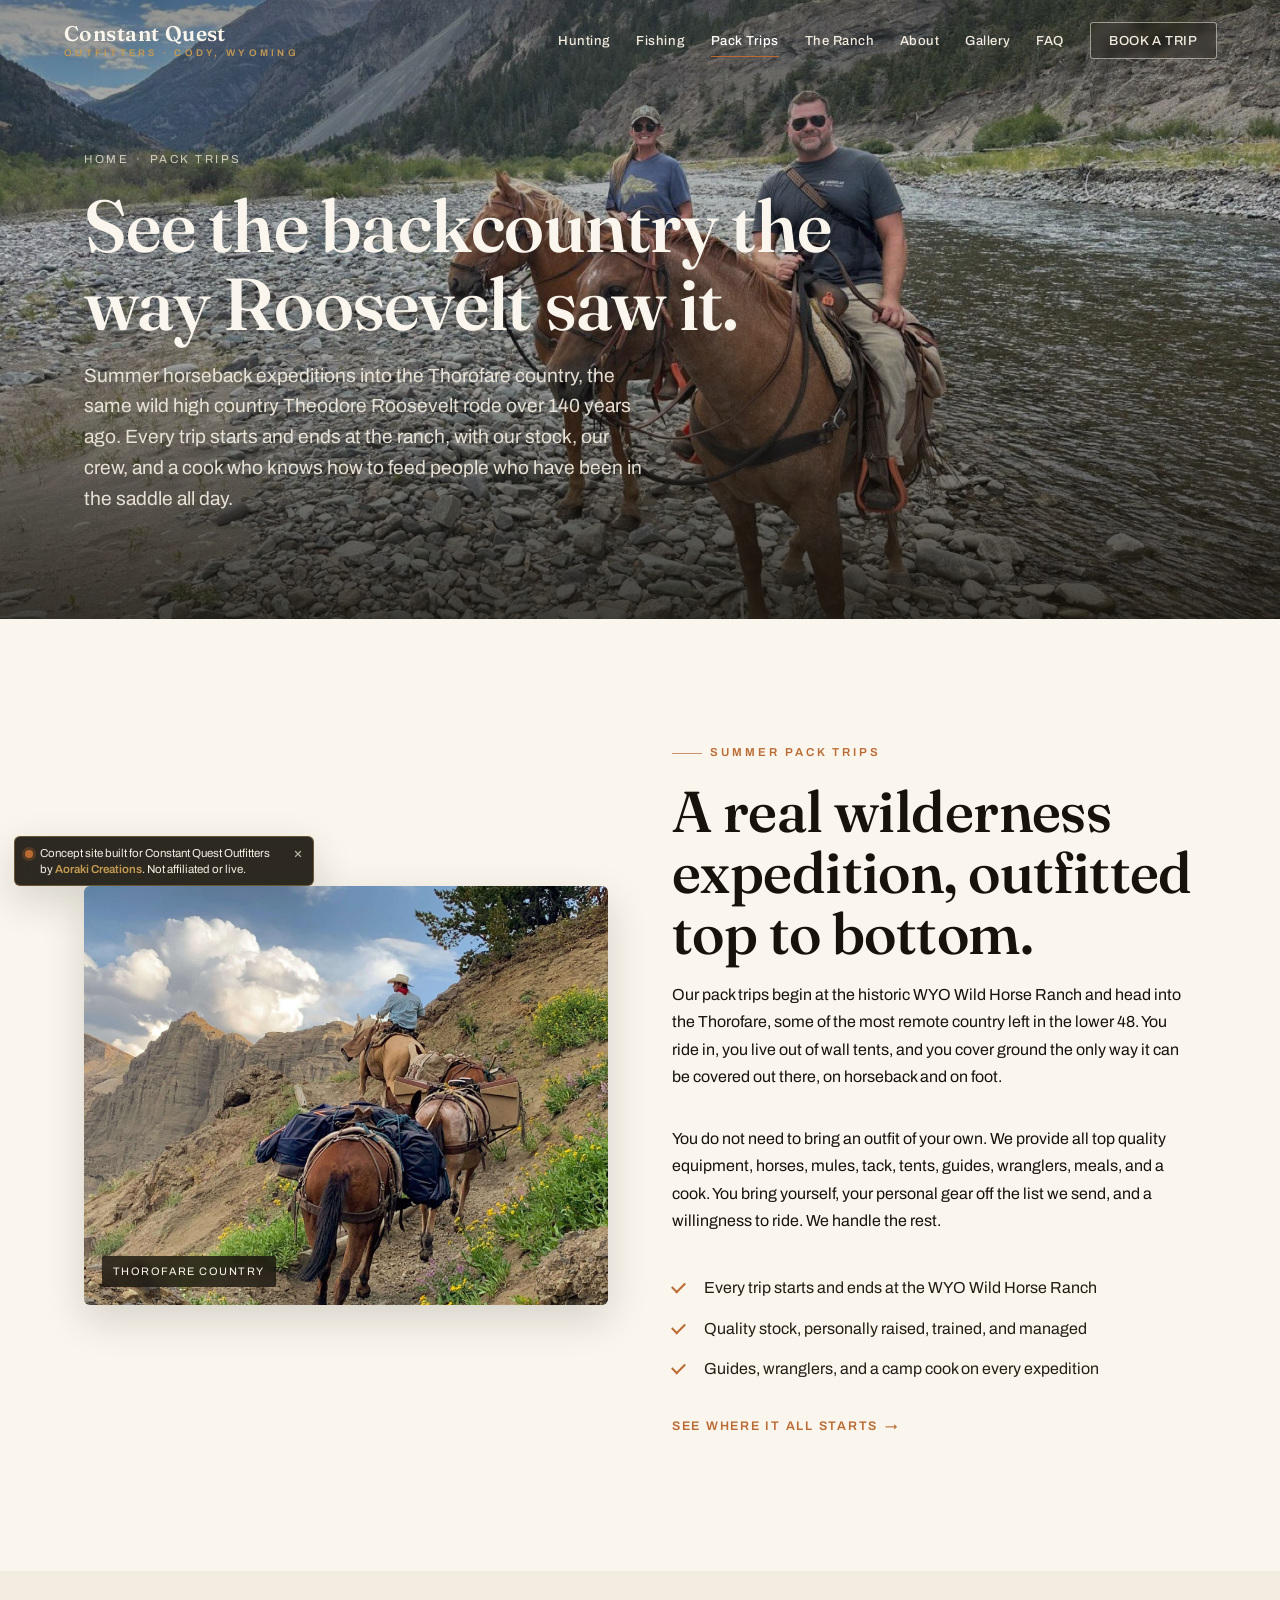
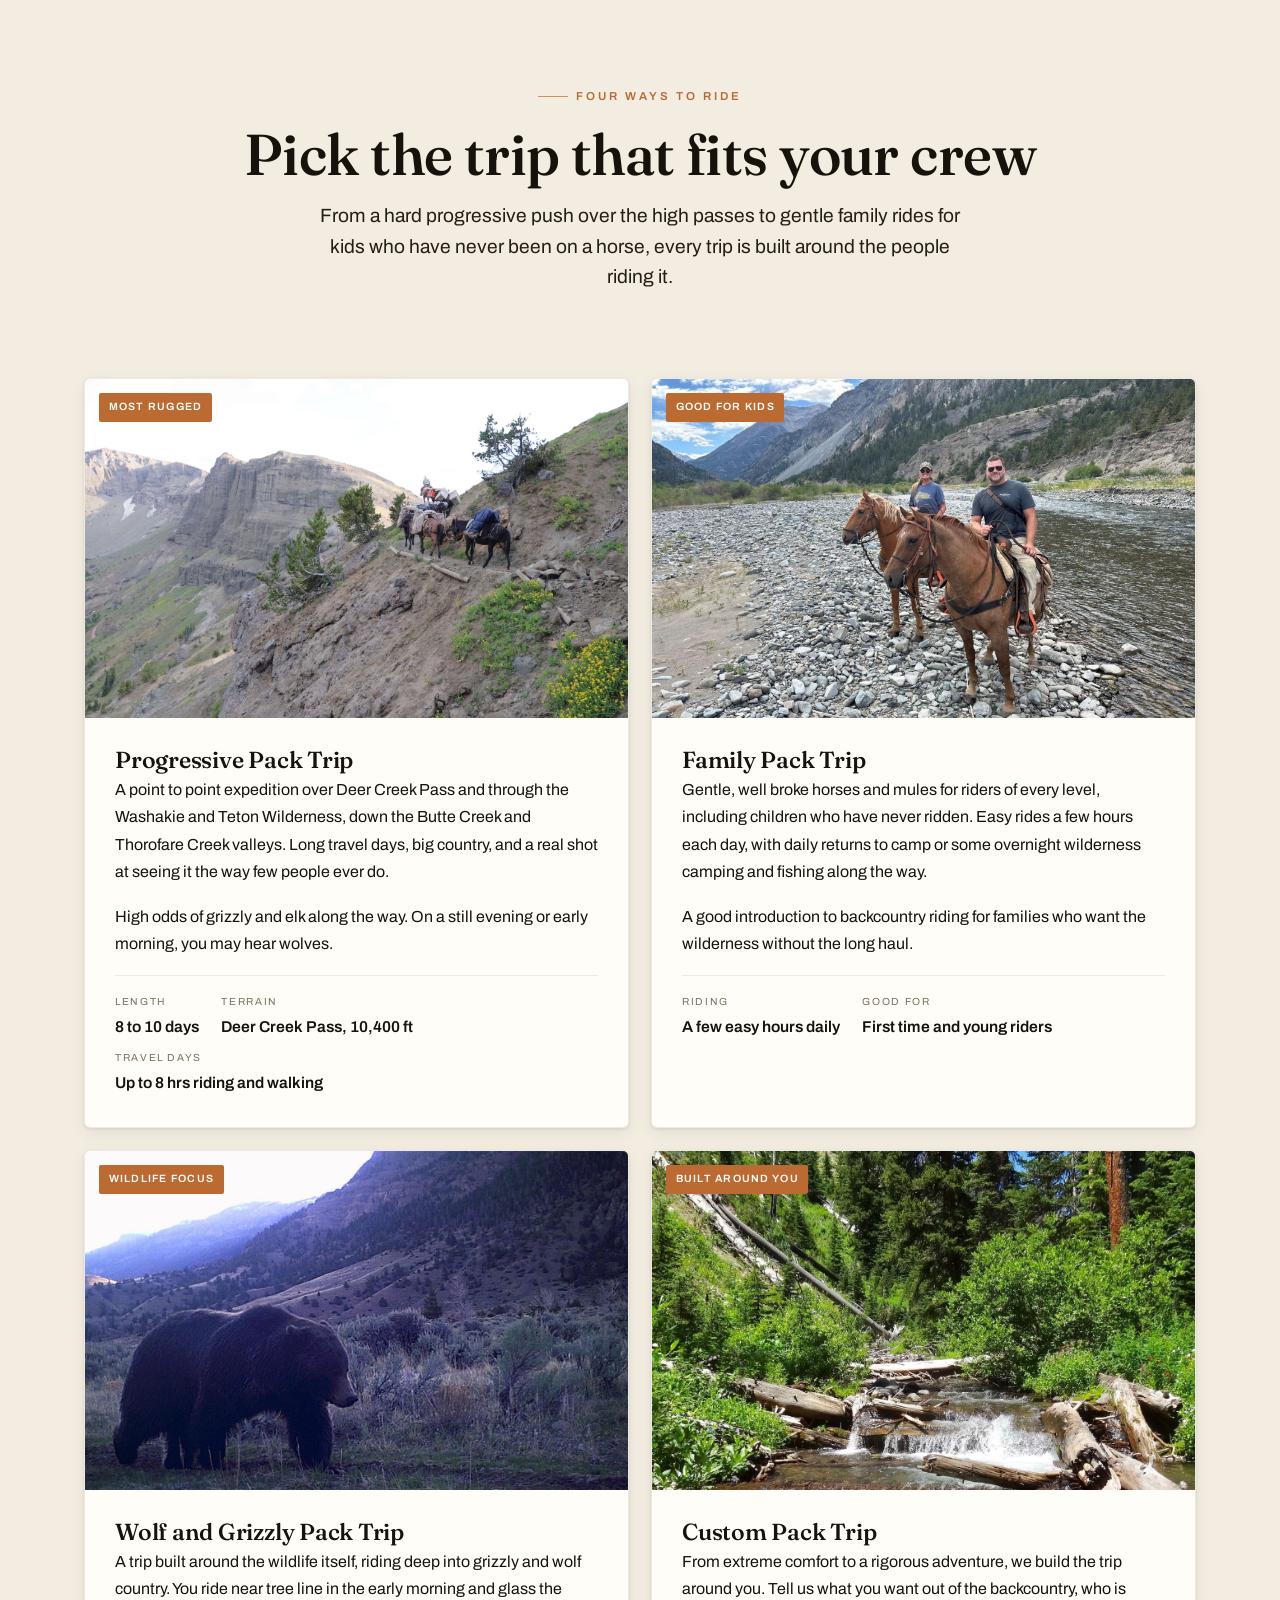
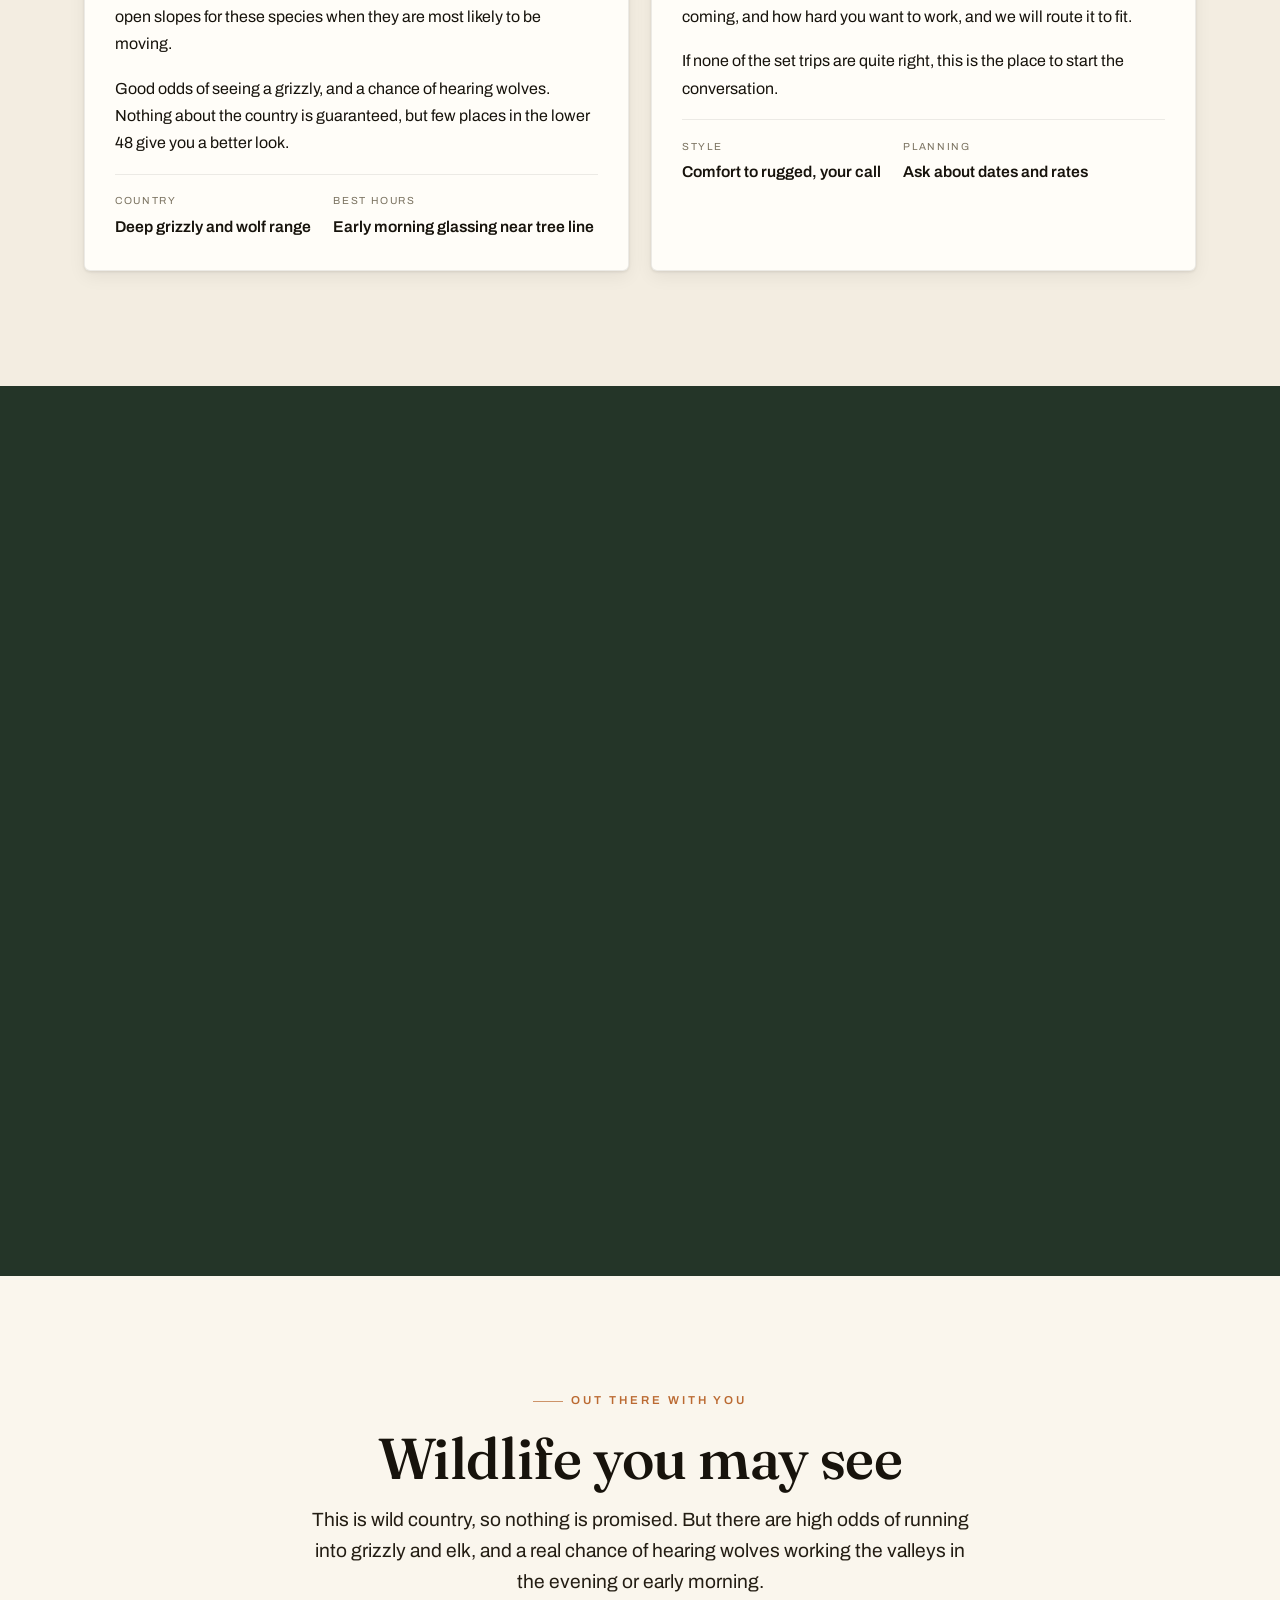
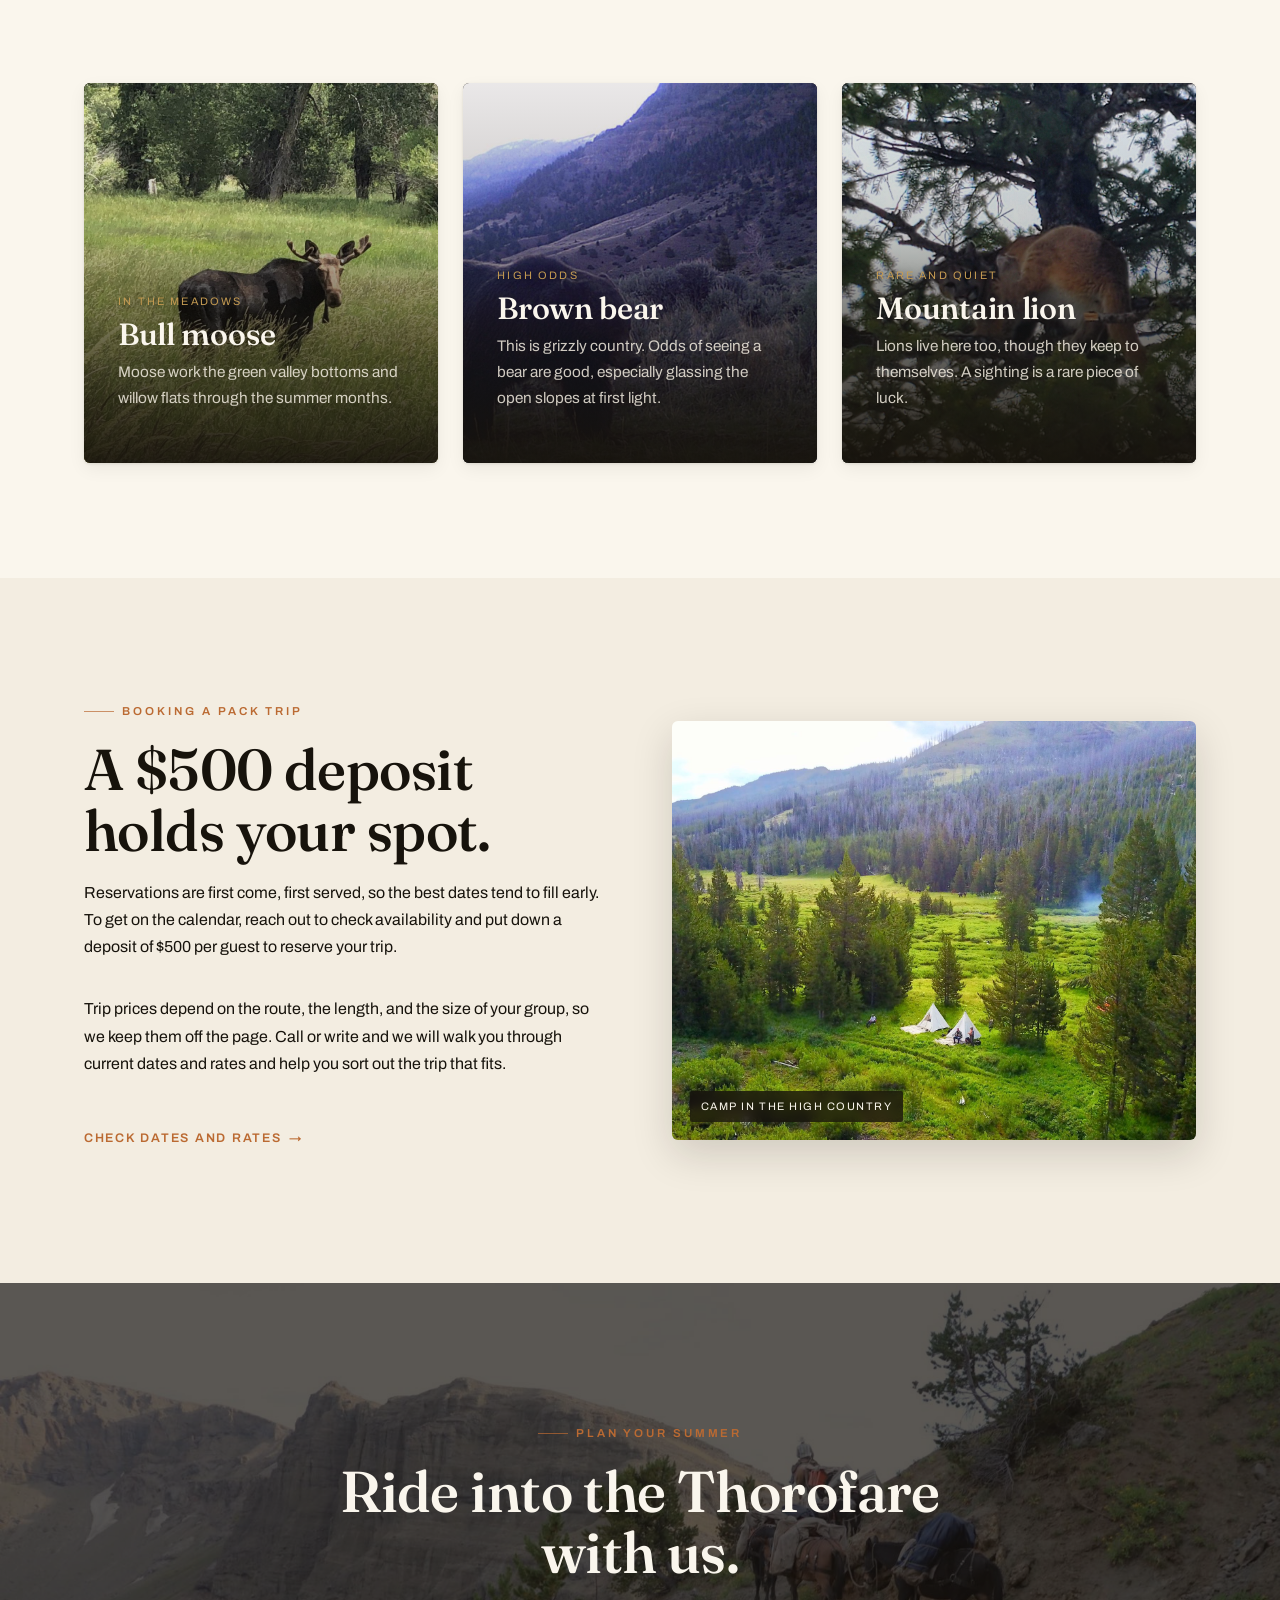
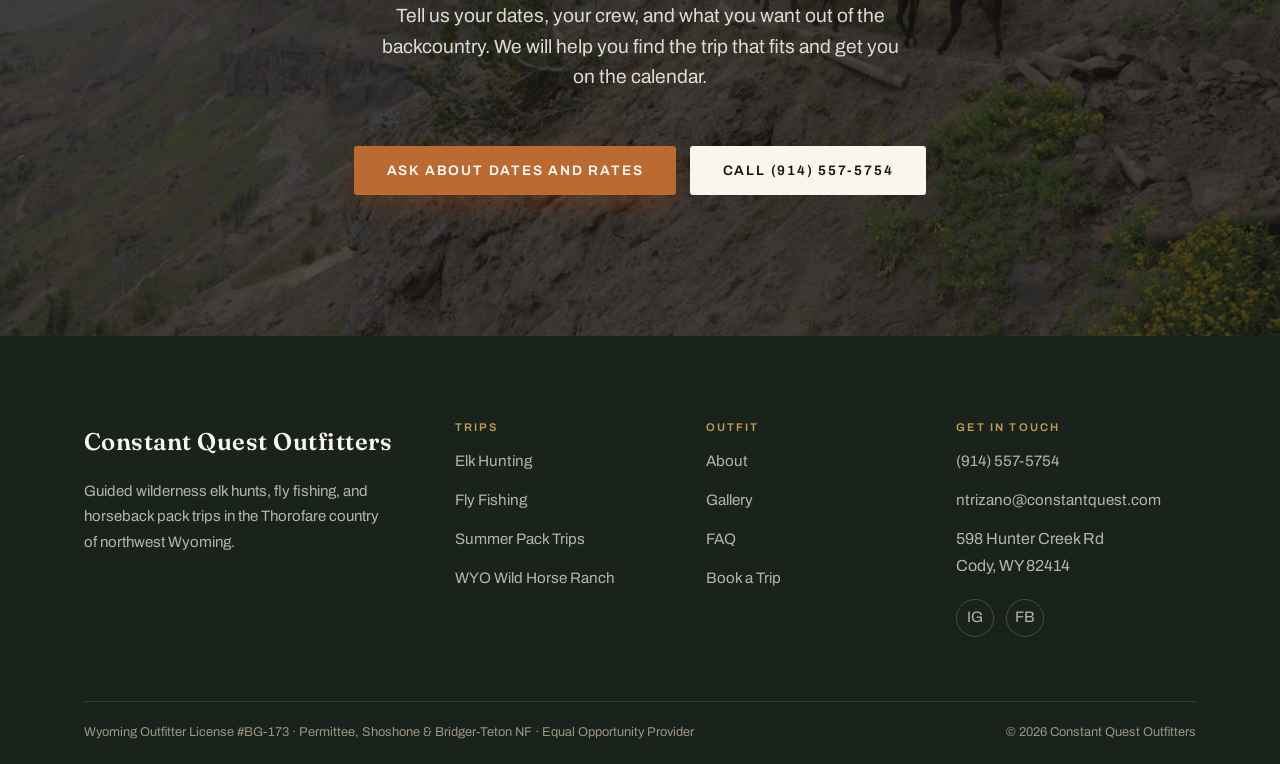
<file: pack-trips.html>
<!DOCTYPE html>
<html lang="en">
<head>
<meta charset="utf-8">
<meta name="viewport" content="width=device-width, initial-scale=1">
<meta name="robots" content="noindex, nofollow">
<title>Summer Horseback Pack Trips | Constant Quest Outfitters</title>
<meta name="description" content="Guided summer horseback pack trips into the Thorofare country of northwest Wyoming. Progressive, family, wolf and grizzly, and custom expeditions out of the WYO Wild Horse Ranch.">
<link rel="preconnect" href="https://fonts.googleapis.com">
<link rel="preconnect" href="https://fonts.gstatic.com" crossorigin>
<link href="https://fonts.googleapis.com/css2?family=Fraunces:opsz,wght@9..144,400;9..144,500;9..144,560;9..144,600;9..144,700&family=Archivo:wght@400;500;600;700&display=swap" rel="stylesheet">
<link rel="stylesheet" href="styles.css?v=2">
<link rel="icon" href="data:image/svg+xml,%3Csvg xmlns='http://www.w3.org/2000/svg' viewBox='0 0 32 32'%3E%3Crect width='32' height='32' rx='5' fill='%23243528'/%3E%3Ctext x='16' y='21' font-family='Georgia,serif' font-size='14' font-weight='600' fill='%23c39a52' text-anchor='middle'%3ECQ%3C/text%3E%3C/svg%3E">
</head>
<body>

<!-- ============================ HEADER ============================ -->
<header class="site-header">
  <a class="brand" href="index.html">
    <span class="brand__name">Constant Quest</span>
    <span class="brand__sub">Outfitters &middot; Cody, Wyoming</span>
  </a>
  <button class="nav-toggle" aria-label="Open menu" aria-expanded="false"><span></span><span></span><span></span></button>
  <nav class="nav" aria-label="Primary">
    <a href="hunting.html">Hunting</a>
    <a href="fishing.html">Fishing</a>
    <a href="pack-trips.html" aria-current="page">Pack Trips</a>
    <a href="ranch.html">The Ranch</a>
    <a href="about.html">About</a>
    <a href="gallery.html">Gallery</a>
    <a href="faq.html">FAQ</a>
    <a class="btn btn--on-dark" href="contact.html">Book a Trip</a>
  </nav>
</header>
<div class="nav-backdrop"></div>

<!-- ============================ SUBHERO ============================ -->
<section class="subhero">
  <div class="subhero__media">
    <img src="assets/horse.jpg" alt="Two riders on horseback paused at a rocky mountain river crossing">
  </div>
  <div class="subhero__inner wrap">
    <p class="crumb"><a href="index.html">Home</a> &middot; <span>Pack Trips</span></p>
    <h1>See the backcountry the way Roosevelt saw it.</h1>
    <p class="lead">Summer horseback expeditions into the Thorofare country, the same wild high country Theodore Roosevelt rode over 140 years ago. Every trip starts and ends at the ranch, with our stock, our crew, and a cook who knows how to feed people who have been in the saddle all day.</p>
  </div>
</section>

<!-- ============================ OVERVIEW SPLIT ============================ -->
<section class="section bg-cream">
  <div class="wrap split">
    <div class="split__media reveal">
      <img src="assets/npic-2-scaled.jpg" alt="A rider leading two pack mules up a steep mountain trail">
      <span class="tag">Thorofare country</span>
    </div>
    <div class="split__body reveal" data-d="1">
      <p class="eyebrow">Summer Pack Trips</p>
      <h2 class="h-lg">A real wilderness expedition, outfitted top to bottom.</h2>
      <div class="stack">
        <p>Our pack trips begin at the historic WYO Wild Horse Ranch and head into the Thorofare, some of the most remote country left in the lower 48. You ride in, you live out of wall tents, and you cover ground the only way it can be covered out there, on horseback and on foot.</p>
        <p>You do not need to bring an outfit of your own. We provide all top quality equipment, horses, mules, tack, tents, guides, wranglers, meals, and a cook. You bring yourself, your personal gear off the list we send, and a willingness to ride. We handle the rest.</p>
      </div>
      <ul class="ticks">
        <li>Every trip starts and ends at the WYO Wild Horse Ranch</li>
        <li>Quality stock, personally raised, trained, and managed</li>
        <li>Guides, wranglers, and a camp cook on every expedition</li>
      </ul>
      <p style="margin-top:1.8rem"><a class="txtlink" href="ranch.html">See where it all starts <span class="arr">&rarr;</span></a></p>
    </div>
  </div>
</section>

<!-- ============================ THE TRIPS ============================ -->
<section class="section bg-bone">
  <div class="wrap">
    <div class="shead shead--center">
      <p class="eyebrow center">Four ways to ride</p>
      <h2 class="h-lg maxch-c">Pick the trip that fits your crew</h2>
      <p class="lead maxch-c">From a hard progressive push over the high passes to gentle family rides for kids who have never been on a horse, every trip is built around the people riding it.</p>
    </div>
    <div class="trips">
      <article class="trip reveal">
        <div class="trip__media">
          <img src="assets/npic-1-scaled.jpg" alt="A pack string of horses and mules on a narrow rocky trail with tall cliffs behind">
          <span class="trip__pill">Most rugged</span>
        </div>
        <div class="trip__body">
          <h3>Progressive Pack Trip</h3>
          <p>A point to point expedition over Deer Creek Pass and through the Washakie and Teton Wilderness, down the Butte Creek and Thorofare Creek valleys. Long travel days, big country, and a real shot at seeing it the way few people ever do.</p>
          <p>High odds of grizzly and elk along the way. On a still evening or early morning, you may hear wolves.</p>
          <dl class="trip__meta">
            <div><dt>Length</dt><dd>8 to 10 days</dd></div>
            <div><dt>Terrain</dt><dd>Deer Creek Pass, 10,400 ft</dd></div>
            <div><dt>Travel days</dt><dd>Up to 8 hrs riding and walking</dd></div>
          </dl>
        </div>
      </article>

      <article class="trip reveal" data-d="1">
        <div class="trip__media">
          <img src="assets/horse.jpg" alt="Two riders on horseback paused at a rocky mountain river crossing">
          <span class="trip__pill">Good for kids</span>
        </div>
        <div class="trip__body">
          <h3>Family Pack Trip</h3>
          <p>Gentle, well broke horses and mules for riders of every level, including children who have never ridden. Easy rides a few hours each day, with daily returns to camp or some overnight wilderness camping and fishing along the way.</p>
          <p>A good introduction to backcountry riding for families who want the wilderness without the long haul.</p>
          <dl class="trip__meta">
            <div><dt>Riding</dt><dd>A few easy hours daily</dd></div>
            <div><dt>Good for</dt><dd>First time and young riders</dd></div>
          </dl>
        </div>
      </article>

      <article class="trip reveal" data-d="2">
        <div class="trip__media">
          <img src="assets/bear.jpg" alt="A large brown bear in mountain sagebrush">
          <span class="trip__pill">Wildlife focus</span>
        </div>
        <div class="trip__body">
          <h3>Wolf and Grizzly Pack Trip</h3>
          <p>A trip built around the wildlife itself, riding deep into grizzly and wolf country. You ride near tree line in the early morning and glass the open slopes for these species when they are most likely to be moving.</p>
          <p>Good odds of seeing a grizzly, and a chance of hearing wolves. Nothing about the country is guaranteed, but few places in the lower 48 give you a better look.</p>
          <dl class="trip__meta">
            <div><dt>Country</dt><dd>Deep grizzly and wolf range</dd></div>
            <div><dt>Best hours</dt><dd>Early morning glassing near tree line</dd></div>
          </dl>
        </div>
      </article>

      <article class="trip reveal" data-d="3">
        <div class="trip__media">
          <img src="assets/dsc03654.jpg" alt="A mountain stream cascading over rocks through conifer forest">
          <span class="trip__pill">Built around you</span>
        </div>
        <div class="trip__body">
          <h3>Custom Pack Trip</h3>
          <p>From extreme comfort to a rigorous adventure, we build the trip around you. Tell us what you want out of the backcountry, who is coming, and how hard you want to work, and we will route it to fit.</p>
          <p>If none of the set trips are quite right, this is the place to start the conversation.</p>
          <dl class="trip__meta">
            <div><dt>Style</dt><dd>Comfort to rugged, your call</dd></div>
            <div><dt>Planning</dt><dd>Ask about dates and rates</dd></div>
          </dl>
        </div>
      </article>
    </div>
  </div>
</section>

<!-- ============================ WHAT IS PROVIDED ============================ -->
<section class="section bg-pine">
  <div class="wrap split split--rev">
    <div class="split__media reveal">
      <img src="assets/camp-1.jpg" alt="A canvas wall tent with smoke rising in a wooded clearing">
      <span class="tag">Wilderness camp</span>
    </div>
    <div class="split__body reveal" data-d="1">
      <p class="eyebrow">What we provide</p>
      <h2 class="h-lg">Show up ready to ride. We bring the outfit.</h2>
      <div class="stack">
        <p>Outfitting a wilderness expedition is a tall order, and it is exactly what we do. Everything that gets you in, keeps you fed, and gets you back out is part of the trip. All you handle is your own personal gear off the list we send ahead of time.</p>
      </div>
      <ul class="ticks">
        <li>All top quality equipment and tack</li>
        <li>Horses and mules for riders and gear</li>
        <li>Wall tents and camp setup</li>
        <li>Guides and wranglers</li>
        <li>All meals, prepared by a camp cook</li>
      </ul>
      <p style="margin-top:1.8rem"><a class="txtlink" href="contact.html">Ask about dates and rates <span class="arr">&rarr;</span></a></p>
    </div>
  </div>
</section>

<!-- ============================ WILDLIFE ============================ -->
<section class="section bg-cream">
  <div class="wrap">
    <div class="shead shead--center">
      <p class="eyebrow center">Out there with you</p>
      <h2 class="h-lg maxch-c">Wildlife you may see</h2>
      <p class="lead maxch-c">This is wild country, so nothing is promised. But there are high odds of running into grizzly and elk, and a real chance of hearing wolves working the valleys in the evening or early morning.</p>
    </div>
    <div class="cards">
      <div class="card reveal" style="min-height:380px">
        <div class="card__img"><img src="assets/moose.jpg" alt="A bull moose in velvet in a green meadow"></div>
        <div class="card__body">
          <p class="card__kicker">In the meadows</p>
          <h3 class="card__title">Bull moose</h3>
          <p class="card__text">Moose work the green valley bottoms and willow flats through the summer months.</p>
        </div>
      </div>
      <div class="card reveal" data-d="1" style="min-height:380px">
        <div class="card__img"><img src="assets/bear.jpg" alt="A large brown bear in mountain sagebrush"></div>
        <div class="card__body">
          <p class="card__kicker">High odds</p>
          <h3 class="card__title">Brown bear</h3>
          <p class="card__text">This is grizzly country. Odds of seeing a bear are good, especially glassing the open slopes at first light.</p>
        </div>
      </div>
      <div class="card reveal" data-d="2" style="min-height:380px">
        <div class="card__img"><img src="assets/mtn-lion-1.jpg" alt="A mountain lion in a pine tree"></div>
        <div class="card__body">
          <p class="card__kicker">Rare and quiet</p>
          <h3 class="card__title">Mountain lion</h3>
          <p class="card__text">Lions live here too, though they keep to themselves. A sighting is a rare piece of luck.</p>
        </div>
      </div>
    </div>
  </div>
</section>

<!-- ============================ BOOKING BAND ============================ -->
<section class="section bg-bone">
  <div class="wrap split">
    <div class="split__body reveal">
      <p class="eyebrow">Booking a pack trip</p>
      <h2 class="h-lg">A $500 deposit holds your spot.</h2>
      <div class="stack">
        <p>Reservations are first come, first served, so the best dates tend to fill early. To get on the calendar, reach out to check availability and put down a deposit of $500 per guest to reserve your trip.</p>
        <p>Trip prices depend on the route, the length, and the size of your group, so we keep them off the page. Call or write and we will walk you through current dates and rates and help you sort out the trip that fits.</p>
      </div>
      <p style="margin-top:1.8rem"><a class="txtlink" href="contact.html">Check dates and rates <span class="arr">&rarr;</span></a></p>
    </div>
    <div class="split__media reveal" data-d="1">
      <img src="assets/dji_0127.jpg" alt="Aerial of two canvas wall tents in a green mountain meadow, smoke rising">
      <span class="tag">Camp in the high country</span>
    </div>
  </div>
</section>

<!-- ============================ CTA BAND ============================ -->
<section class="cta-band">
  <div class="cta-band__media"><img src="assets/npic-1-scaled.jpg" alt="A pack string of horses and mules on a narrow rocky trail with tall cliffs behind"></div>
  <div class="cta-band__inner wrap">
    <p class="eyebrow center">Plan your summer</p>
    <h2>Ride into the Thorofare with us.</h2>
    <p class="lead">Tell us your dates, your crew, and what you want out of the backcountry. We will help you find the trip that fits and get you on the calendar.</p>
    <div class="cta-band__btns">
      <a class="btn btn--primary btn--lg" href="contact.html">Ask About Dates and Rates</a>
      <a class="btn btn--light btn--lg" href="tel:19145575754">Call (914) 557-5754</a>
    </div>
  </div>
</section>

<!-- ============================ FOOTER ============================ -->
<footer class="site-footer">
  <div class="wrap">
    <div class="footer-top">
      <div class="footer-brand">
        <span class="brand__name">Constant Quest Outfitters</span>
        <p>Guided wilderness elk hunts, fly fishing, and horseback pack trips in the Thorofare country of northwest Wyoming.</p>
      </div>
      <div class="footer-col">
        <h4>Trips</h4>
        <ul>
          <li><a href="hunting.html">Elk Hunting</a></li>
          <li><a href="fishing.html">Fly Fishing</a></li>
          <li><a href="pack-trips.html">Summer Pack Trips</a></li>
          <li><a href="ranch.html">WYO Wild Horse Ranch</a></li>
        </ul>
      </div>
      <div class="footer-col">
        <h4>Outfit</h4>
        <ul>
          <li><a href="about.html">About</a></li>
          <li><a href="gallery.html">Gallery</a></li>
          <li><a href="faq.html">FAQ</a></li>
          <li><a href="contact.html">Book a Trip</a></li>
        </ul>
      </div>
      <div class="footer-col">
        <h4>Get in touch</h4>
        <ul>
          <li><a href="tel:19145575754">(914) 557-5754</a></li>
          <li><a href="mailto:ntrizano@constantquest.com">ntrizano@constantquest.com</a></li>
          <li>598 Hunter Creek Rd<br>Cody, WY 82414</li>
        </ul>
        <div class="footer-social" style="margin-top:1.2rem">
          <a href="https://www.instagram.com/constant_quest_outfitters/" aria-label="Instagram" target="_blank" rel="noopener">IG</a>
          <a href="https://www.facebook.com/" aria-label="Facebook" target="_blank" rel="noopener">FB</a>
        </div>
      </div>
    </div>
    <div class="footer-bottom">
      <span class="lic">Wyoming Outfitter License #BG-173 &middot; Permittee, Shoshone &amp; Bridger-Teton NF &middot; Equal Opportunity Provider</span>
      <span class="lic">&copy; <span id="year">2026</span> Constant Quest Outfitters</span>
    </div>
  </div>
</footer>

<!-- ============================ DEMO BADGE ============================ -->
<div class="demo-badge">
  <span class="dot"></span>
  <div>Concept site built for Constant Quest Outfitters by <strong>Aoraki Creations</strong>. Not affiliated or live.</div>
  <button class="demo-badge__x" aria-label="Dismiss">&times;</button>
</div>

<script src="main.js?v=2"></script>
</body>
</html>
</file>
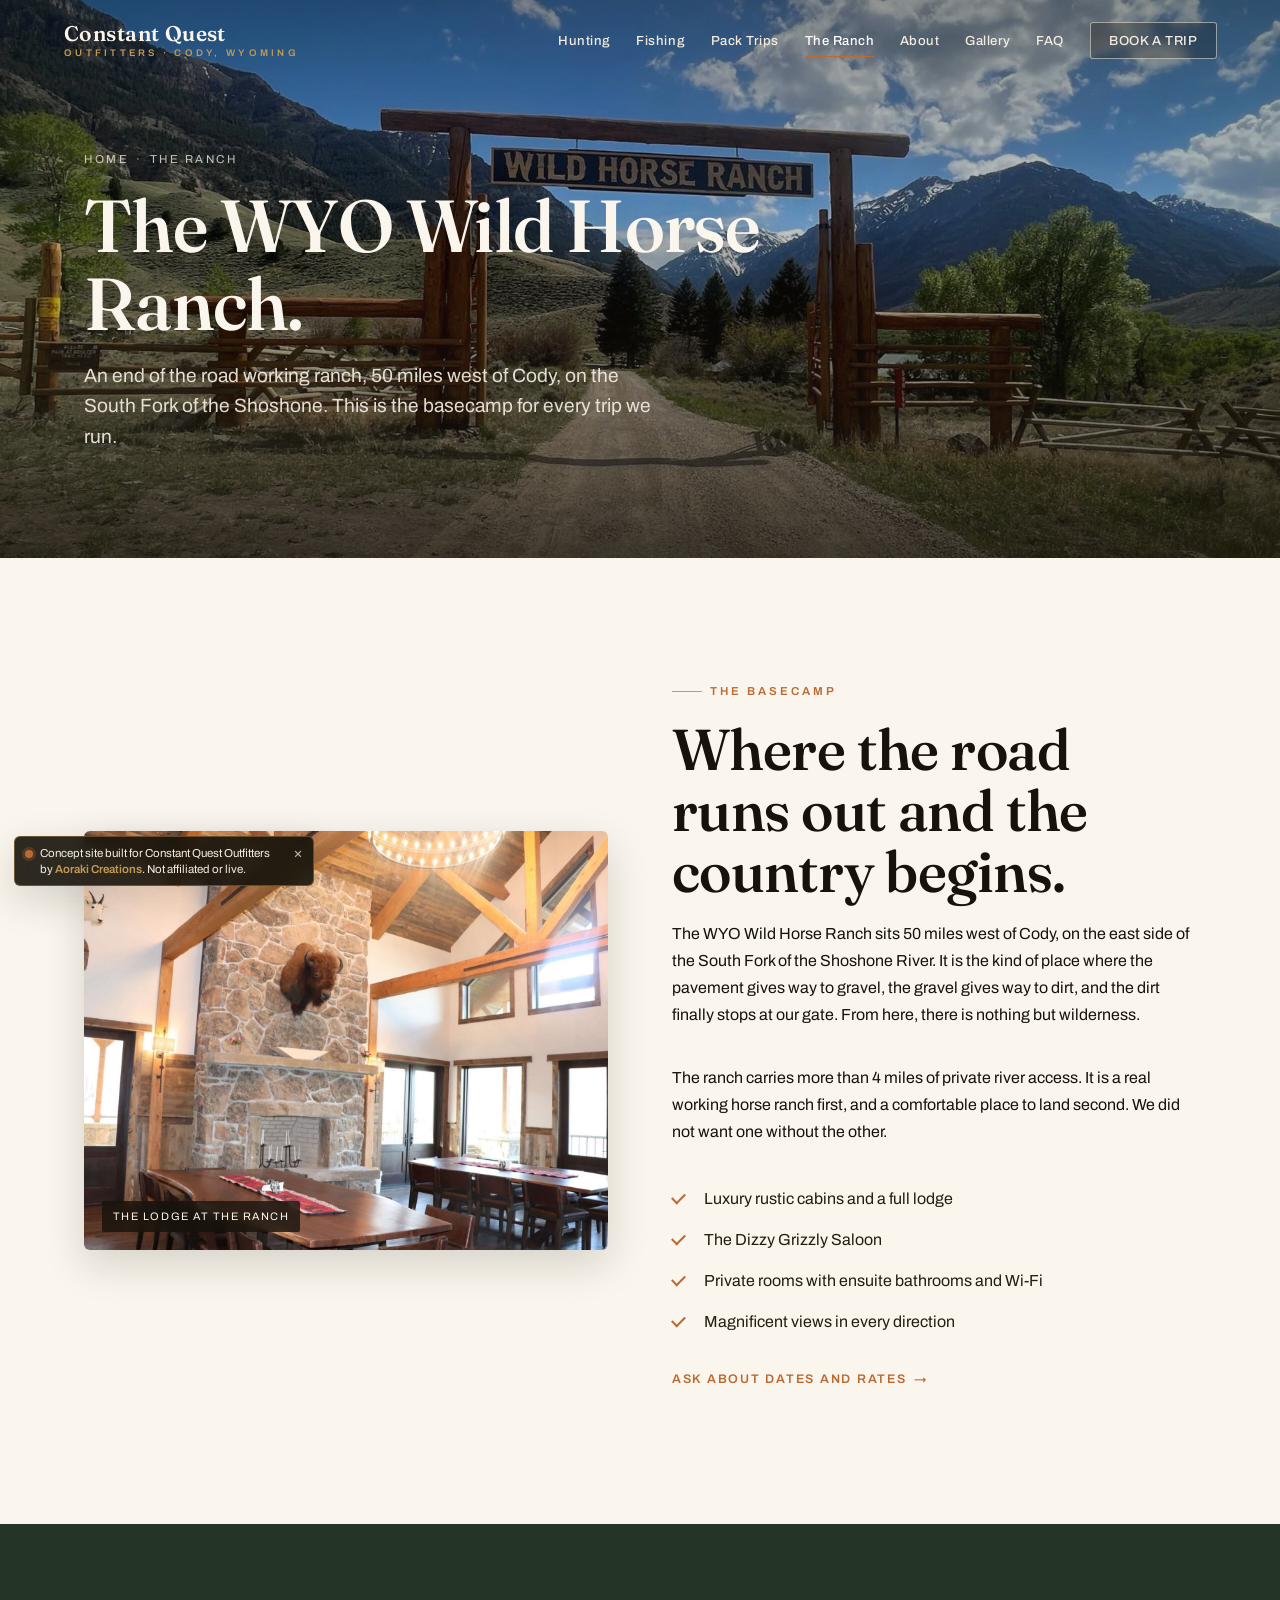
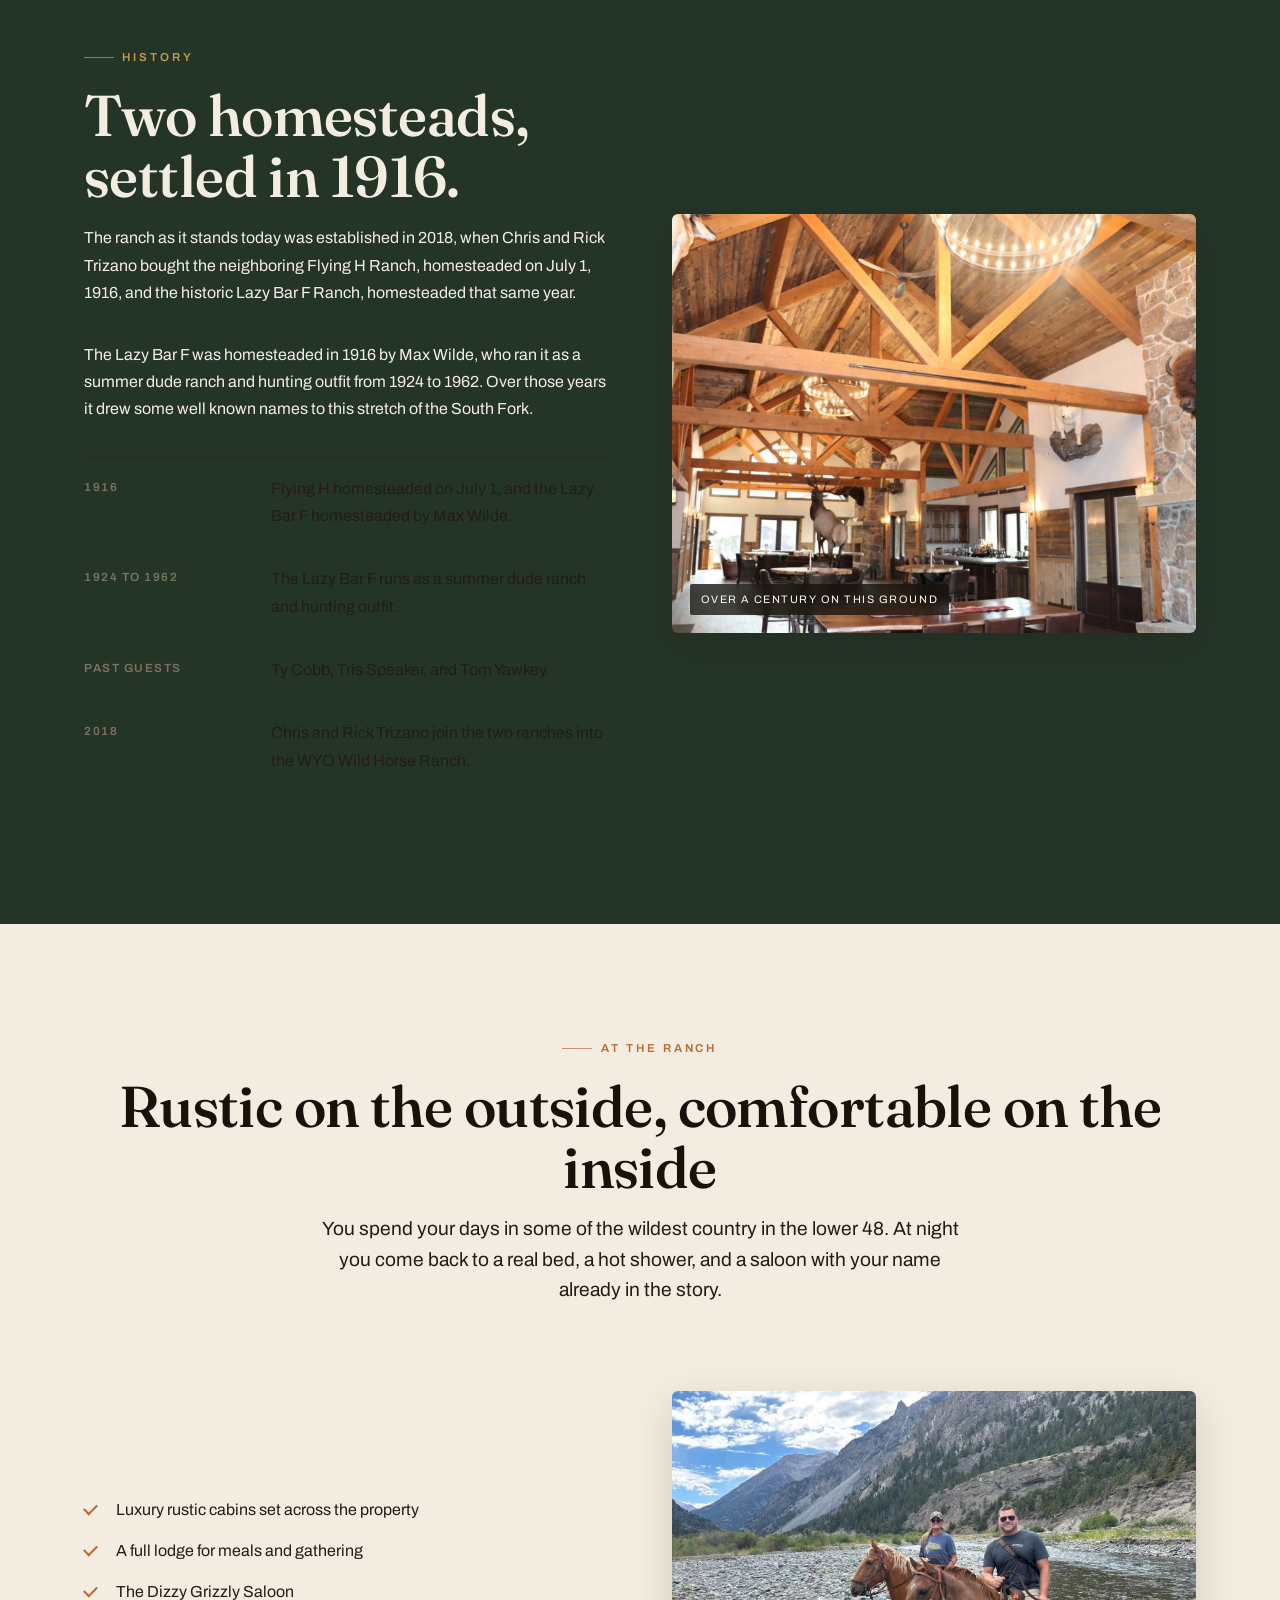
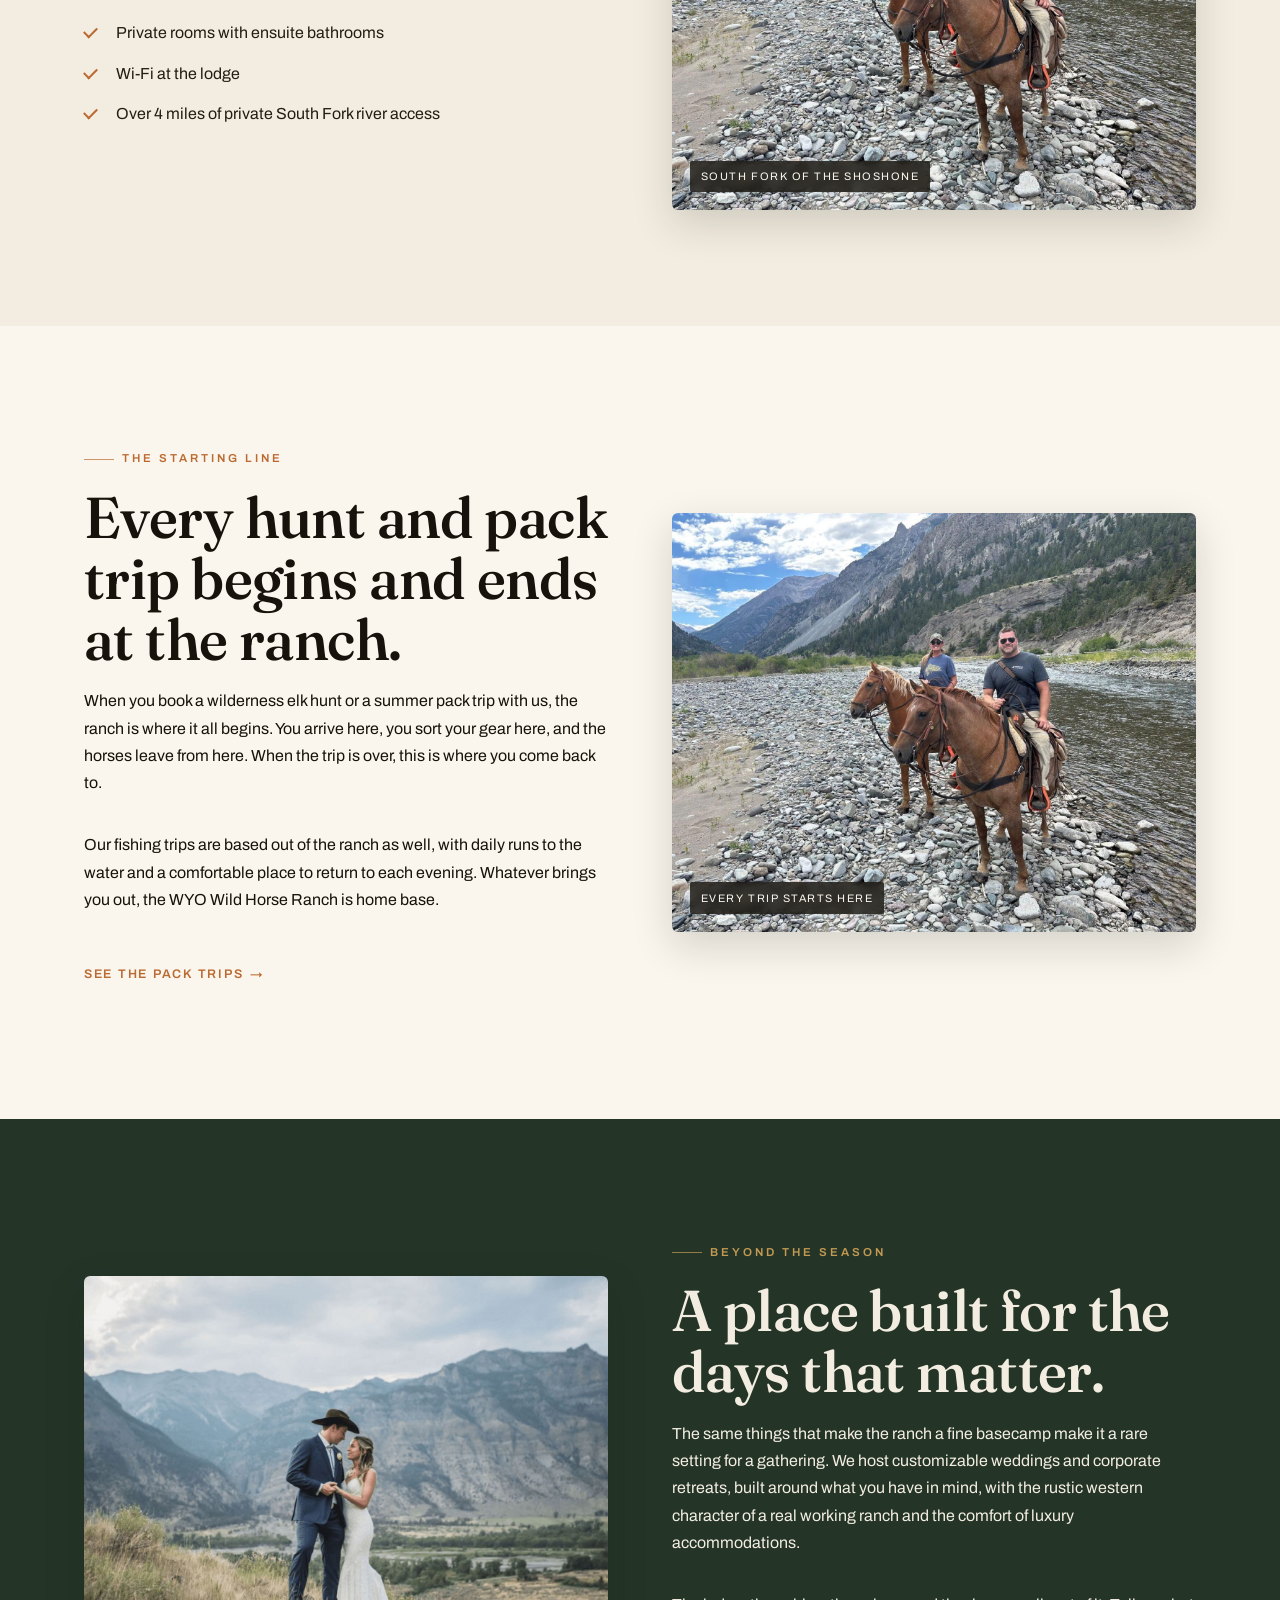
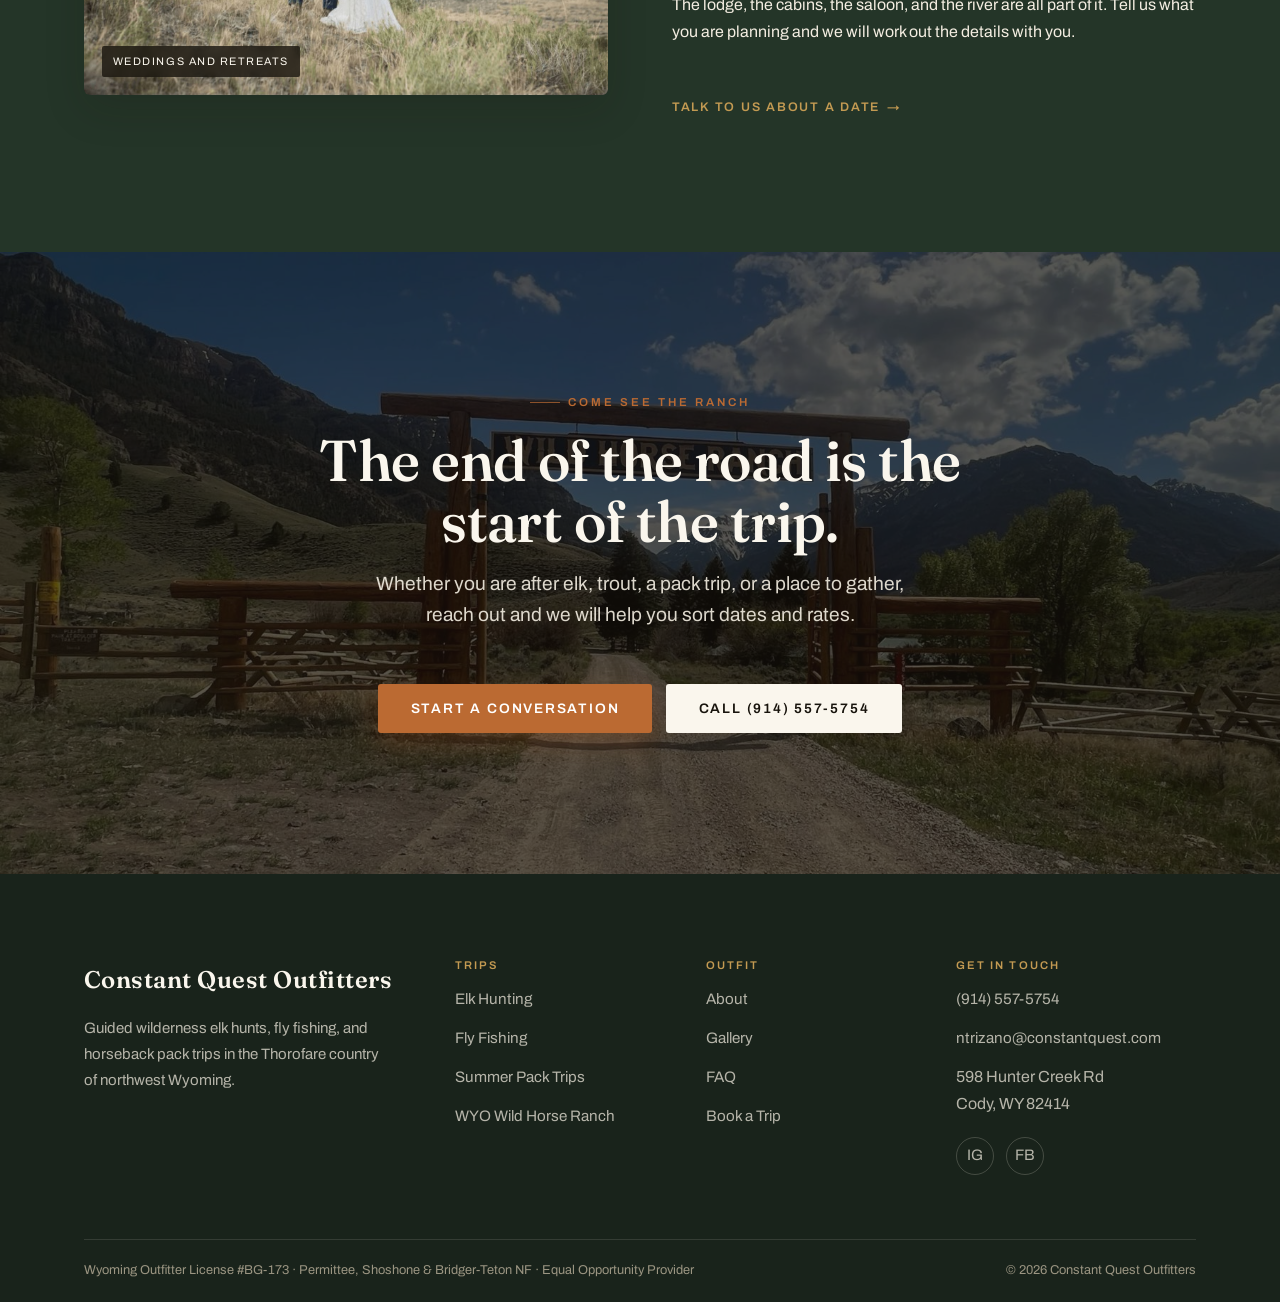
<file: ranch.html>
<!DOCTYPE html>
<html lang="en">
<head>
<meta charset="utf-8">
<meta name="viewport" content="width=device-width, initial-scale=1">
<meta name="robots" content="noindex, nofollow">
<title>WYO Wild Horse Ranch | Constant Quest Outfitters</title>
<meta name="description" content="The WYO Wild Horse Ranch, an end of the road working ranch 50 miles west of Cody on the South Fork of the Shoshone. The basecamp for every Constant Quest hunt, fishing trip, and pack trip.">
<link rel="preconnect" href="https://fonts.googleapis.com">
<link rel="preconnect" href="https://fonts.gstatic.com" crossorigin>
<link href="https://fonts.googleapis.com/css2?family=Fraunces:opsz,wght@9..144,400;9..144,500;9..144,560;9..144,600;9..144,700&family=Archivo:wght@400;500;600;700&display=swap" rel="stylesheet">
<link rel="stylesheet" href="styles.css?v=2">
<link rel="icon" href="data:image/svg+xml,%3Csvg xmlns='http://www.w3.org/2000/svg' viewBox='0 0 32 32'%3E%3Crect width='32' height='32' rx='5' fill='%23243528'/%3E%3Ctext x='16' y='21' font-family='Georgia,serif' font-size='14' font-weight='600' fill='%23c39a52' text-anchor='middle'%3ECQ%3C/text%3E%3C/svg%3E">
</head>
<body>

<!-- ============================ HEADER ============================ -->
<header class="site-header">
  <a class="brand" href="index.html">
    <span class="brand__name">Constant Quest</span>
    <span class="brand__sub">Outfitters &middot; Cody, Wyoming</span>
  </a>
  <button class="nav-toggle" aria-label="Open menu" aria-expanded="false"><span></span><span></span><span></span></button>
  <nav class="nav" aria-label="Primary">
    <a href="hunting.html">Hunting</a>
    <a href="fishing.html">Fishing</a>
    <a href="pack-trips.html">Pack Trips</a>
    <a href="ranch.html" aria-current="page">The Ranch</a>
    <a href="about.html">About</a>
    <a href="gallery.html">Gallery</a>
    <a href="faq.html">FAQ</a>
    <a class="btn btn--on-dark" href="contact.html">Book a Trip</a>
  </nav>
</header>
<div class="nav-backdrop"></div>

<!-- ============================ SUBHERO ============================ -->
<section class="subhero">
  <div class="subhero__media">
    <img src="assets/2-scaled.jpg" alt="The Wild Horse Ranch entrance gate with a dirt road running back toward the mountains beyond">
  </div>
  <div class="subhero__inner wrap">
    <p class="crumb"><a href="index.html">Home</a> &middot; <span>The Ranch</span></p>
    <h1>The WYO Wild Horse Ranch.</h1>
    <p class="lead">An end of the road working ranch, 50 miles west of Cody, on the South Fork of the Shoshone. This is the basecamp for every trip we run.</p>
  </div>
</section>

<!-- ============================ OVERVIEW SPLIT ============================ -->
<section class="section bg-cream">
  <div class="wrap split">
    <div class="split__media reveal">
      <img src="assets/7-scaled.jpg" alt="Interior of the timber frame lodge dining room with a tall stone fireplace, dining tables, and a bison mount above the hearth">
      <span class="tag">The lodge at the ranch</span>
    </div>
    <div class="split__body reveal" data-d="1">
      <p class="eyebrow">The basecamp</p>
      <h2 class="h-lg">Where the road runs out and the country begins.</h2>
      <div class="stack">
        <p>The WYO Wild Horse Ranch sits 50 miles west of Cody, on the east side of the South Fork of the Shoshone River. It is the kind of place where the pavement gives way to gravel, the gravel gives way to dirt, and the dirt finally stops at our gate. From here, there is nothing but wilderness.</p>
        <p>The ranch carries more than 4 miles of private river access. It is a real working horse ranch first, and a comfortable place to land second. We did not want one without the other.</p>
      </div>
      <ul class="ticks">
        <li>Luxury rustic cabins and a full lodge</li>
        <li>The Dizzy Grizzly Saloon</li>
        <li>Private rooms with ensuite bathrooms and Wi-Fi</li>
        <li>Magnificent views in every direction</li>
      </ul>
      <p style="margin-top:1.8rem"><a class="txtlink" href="contact.html">Ask about dates and rates <span class="arr">&rarr;</span></a></p>
    </div>
  </div>
</section>

<!-- ============================ HISTORY ============================ -->
<section class="section bg-pine">
  <div class="wrap split split--rev">
    <div class="split__media reveal">
      <img src="assets/6-scaled.jpg" alt="A timber frame lodge great room with taxidermy mounts on the walls">
      <span class="tag">Over a century on this ground</span>
    </div>
    <div class="split__body reveal" data-d="1">
      <p class="eyebrow">History</p>
      <h2 class="h-lg">Two homesteads, settled in 1916.</h2>
      <div class="stack">
        <p>The ranch as it stands today was established in 2018, when Chris and Rick Trizano bought the neighboring Flying H Ranch, homesteaded on July 1, 1916, and the historic Lazy Bar F Ranch, homesteaded that same year.</p>
        <p>The Lazy Bar F was homesteaded in 1916 by Max Wilde, who ran it as a summer dude ranch and hunting outfit from 1924 to 1962. Over those years it drew some well known names to this stretch of the South Fork.</p>
      </div>
      <dl class="specs">
        <div><dt>1916</dt><dd>Flying H homesteaded on July 1, and the Lazy Bar F homesteaded by Max Wilde.</dd></div>
        <div><dt>1924 to 1962</dt><dd>The Lazy Bar F runs as a summer dude ranch and hunting outfit.</dd></div>
        <div><dt>Past guests</dt><dd>Ty Cobb, Tris Speaker, and Tom Yawkey.</dd></div>
        <div><dt>2018</dt><dd>Chris and Rick Trizano join the two ranches into the WYO Wild Horse Ranch.</dd></div>
      </dl>
    </div>
  </div>
</section>

<!-- ============================ AMENITIES ============================ -->
<section class="section bg-bone">
  <div class="wrap">
    <div class="shead shead--center">
      <p class="eyebrow center">At the ranch</p>
      <h2 class="h-lg maxch-c">Rustic on the outside, comfortable on the inside</h2>
      <p class="lead maxch-c">You spend your days in some of the wildest country in the lower 48. At night you come back to a real bed, a hot shower, and a saloon with your name already in the story.</p>
    </div>
    <div class="split">
      <div class="split__body reveal">
        <ul class="ticks">
          <li>Luxury rustic cabins set across the property</li>
          <li>A full lodge for meals and gathering</li>
          <li>The Dizzy Grizzly Saloon</li>
          <li>Private rooms with ensuite bathrooms</li>
          <li>Wi-Fi at the lodge</li>
          <li>Over 4 miles of private South Fork river access</li>
        </ul>
      </div>
      <div class="split__media reveal" data-d="1">
        <img src="assets/horse.jpg" alt="Two riders on horseback paused at a rocky mountain river crossing">
        <span class="tag">South Fork of the Shoshone</span>
      </div>
    </div>
  </div>
</section>

<!-- ============================ BASECAMP ROLE SPLIT ============================ -->
<section class="section bg-cream">
  <div class="wrap split split--rev">
    <div class="split__media reveal">
      <img src="assets/horse.jpg" alt="Two riders on horseback paused at a rocky mountain river crossing">
      <span class="tag">Every trip starts here</span>
    </div>
    <div class="split__body reveal" data-d="1">
      <p class="eyebrow">The starting line</p>
      <h2 class="h-lg">Every hunt and pack trip begins and ends at the ranch.</h2>
      <div class="stack">
        <p>When you book a wilderness elk hunt or a summer pack trip with us, the ranch is where it all begins. You arrive here, you sort your gear here, and the horses leave from here. When the trip is over, this is where you come back to.</p>
        <p>Our fishing trips are based out of the ranch as well, with daily runs to the water and a comfortable place to return to each evening. Whatever brings you out, the WYO Wild Horse Ranch is home base.</p>
      </div>
      <p style="margin-top:1.8rem"><a class="txtlink" href="pack-trips.html">See the pack trips <span class="arr">&rarr;</span></a></p>
    </div>
  </div>
</section>

<!-- ============================ WEDDINGS AND RETREATS ============================ -->
<section class="section bg-pine">
  <div class="wrap split">
    <div class="split__media reveal">
      <img src="assets/wedding.jpg" alt="A couple in wedding attire standing on a hillside with a wide mountain valley behind them">
      <span class="tag">Weddings and retreats</span>
    </div>
    <div class="split__body reveal" data-d="1">
      <p class="eyebrow">Beyond the season</p>
      <h2 class="h-lg">A place built for the days that matter.</h2>
      <div class="stack">
        <p>The same things that make the ranch a fine basecamp make it a rare setting for a gathering. We host customizable weddings and corporate retreats, built around what you have in mind, with the rustic western character of a real working ranch and the comfort of luxury accommodations.</p>
        <p>The lodge, the cabins, the saloon, and the river are all part of it. Tell us what you are planning and we will work out the details with you.</p>
      </div>
      <p style="margin-top:1.8rem"><a class="txtlink" href="contact.html">Talk to us about a date <span class="arr">&rarr;</span></a></p>
    </div>
  </div>
</section>

<!-- ============================ CTA BAND ============================ -->
<section class="cta-band">
  <div class="cta-band__media"><img src="assets/2-scaled.jpg" alt="The Wild Horse Ranch entrance gate with a dirt road running back toward the mountains"></div>
  <div class="cta-band__inner wrap">
    <p class="eyebrow center">Come see the ranch</p>
    <h2>The end of the road is the start of the trip.</h2>
    <p class="lead">Whether you are after elk, trout, a pack trip, or a place to gather, reach out and we will help you sort dates and rates.</p>
    <div class="cta-band__btns">
      <a class="btn btn--primary btn--lg" href="contact.html">Start a Conversation</a>
      <a class="btn btn--light btn--lg" href="tel:19145575754">Call (914) 557-5754</a>
    </div>
  </div>
</section>

<!-- ============================ FOOTER ============================ -->
<footer class="site-footer">
  <div class="wrap">
    <div class="footer-top">
      <div class="footer-brand">
        <span class="brand__name">Constant Quest Outfitters</span>
        <p>Guided wilderness elk hunts, fly fishing, and horseback pack trips in the Thorofare country of northwest Wyoming.</p>
      </div>
      <div class="footer-col">
        <h4>Trips</h4>
        <ul>
          <li><a href="hunting.html">Elk Hunting</a></li>
          <li><a href="fishing.html">Fly Fishing</a></li>
          <li><a href="pack-trips.html">Summer Pack Trips</a></li>
          <li><a href="ranch.html">WYO Wild Horse Ranch</a></li>
        </ul>
      </div>
      <div class="footer-col">
        <h4>Outfit</h4>
        <ul>
          <li><a href="about.html">About</a></li>
          <li><a href="gallery.html">Gallery</a></li>
          <li><a href="faq.html">FAQ</a></li>
          <li><a href="contact.html">Book a Trip</a></li>
        </ul>
      </div>
      <div class="footer-col">
        <h4>Get in touch</h4>
        <ul>
          <li><a href="tel:19145575754">(914) 557-5754</a></li>
          <li><a href="mailto:ntrizano@constantquest.com">ntrizano@constantquest.com</a></li>
          <li>598 Hunter Creek Rd<br>Cody, WY 82414</li>
        </ul>
        <div class="footer-social" style="margin-top:1.2rem">
          <a href="https://www.instagram.com/constant_quest_outfitters/" aria-label="Instagram" target="_blank" rel="noopener">IG</a>
          <a href="https://www.facebook.com/" aria-label="Facebook" target="_blank" rel="noopener">FB</a>
        </div>
      </div>
    </div>
    <div class="footer-bottom">
      <span class="lic">Wyoming Outfitter License #BG-173 &middot; Permittee, Shoshone &amp; Bridger-Teton NF &middot; Equal Opportunity Provider</span>
      <span class="lic">&copy; <span id="year">2026</span> Constant Quest Outfitters</span>
    </div>
  </div>
</footer>

<!-- ============================ DEMO BADGE ============================ -->
<div class="demo-badge">
  <span class="dot"></span>
  <div>Concept site built for Constant Quest Outfitters by <strong>Aoraki Creations</strong>. Not affiliated or live.</div>
  <button class="demo-badge__x" aria-label="Dismiss">&times;</button>
</div>

<script src="main.js?v=2"></script>
</body>
</html>
</file>
<file: styles.css>
/* =========================================================================
   Constant Quest Outfitters - concept site by Aoraki Creations
   Shared design system. Premium, cinematic wilderness outfitter.
   Type: Fraunces (display) + Archivo (UI/body), loaded per page head.
   ========================================================================= */

:root{
  /* palette */
  --ink:#17130c;
  --ink-2:#231d13;
  --bone:#f3ede1;
  --cream:#faf6ed;
  --paper:#fffdf8;
  --pine:#243528;
  --pine-deep:#19231b;
  --pine-2:#2f4334;
  --rust:#bb6a32;
  --rust-deep:#a45722;
  --brass:#c39a52;
  --stone:#7b7361;
  --stone-2:#9b9582;
  --line:rgba(23,19,12,.14);
  --line-soft:rgba(23,19,12,.08);
  --on-dark:#f3ede1;
  --on-dark-soft:rgba(243,237,225,.72);

  --shadow-sm:0 1px 3px rgba(23,19,12,.10),0 6px 18px rgba(23,19,12,.06);
  --shadow-md:0 14px 40px rgba(23,19,12,.16);
  --shadow-lg:0 30px 70px rgba(23,19,12,.28);

  --maxw:1240px;
  --gutter:clamp(20px,5vw,64px);
  --radius:3px;
  --radius-lg:6px;

  --serif:"Fraunces",Georgia,"Times New Roman",serif;
  --sans:"Archivo","Helvetica Neue",Arial,sans-serif;

  --ease:cubic-bezier(.22,.61,.36,1);
}

/* ------------------------------------------------------------------ reset */
*,*::before,*::after{box-sizing:border-box}
html{-webkit-text-size-adjust:100%;scroll-behavior:smooth}
@media (prefers-reduced-motion:reduce){html{scroll-behavior:auto}}
body{
  margin:0;
  font-family:var(--sans);
  color:var(--ink);
  background:var(--cream);
  font-size:clamp(16px,1.05vw,17.5px);
  line-height:1.7;
  font-weight:400;
  -webkit-font-smoothing:antialiased;
  text-rendering:optimizeLegibility;
  overflow-x:hidden;
}
img{max-width:100%;height:auto;display:block}
a{color:inherit;text-decoration:none}
button{font-family:inherit;cursor:pointer}
h1,h2,h3,h4{font-family:var(--serif);font-weight:550;line-height:1.06;margin:0;letter-spacing:-.01em;
  font-optical-sizing:auto;}
p{margin:0 0 1.1em}
::selection{background:var(--rust);color:#fff}

/* --------------------------------------------------------------- helpers */
.wrap{max-width:var(--maxw);margin:0 auto;padding-inline:var(--gutter)}
.section{padding-block:clamp(64px,9vw,128px)}
.section--tight{padding-block:clamp(48px,6vw,84px)}
.bg-bone{background:var(--bone)}
.bg-cream{background:var(--cream)}
.bg-paper{background:var(--paper)}
.bg-pine{background:var(--pine);color:var(--on-dark)}
.bg-ink{background:var(--ink);color:var(--on-dark)}
.center{text-align:center}
.maxch{max-width:62ch}
.maxch-c{max-width:60ch;margin-inline:auto}

.eyebrow{
  font-family:var(--sans);
  font-weight:600;
  font-size:.72rem;
  letter-spacing:.26em;
  text-transform:uppercase;
  color:var(--rust);
  margin:0 0 1.1rem;
  display:inline-flex;align-items:center;gap:.7em;
}
.eyebrow::before{content:"";width:30px;height:1px;background:var(--rust);opacity:.7}
.eyebrow.center{justify-content:center}
.bg-pine .eyebrow,.bg-ink .eyebrow{color:var(--brass)}
.bg-pine .eyebrow::before,.bg-ink .eyebrow::before{background:var(--brass)}

.h-xl{font-size:clamp(2.6rem,6.4vw,5rem)}
.h-lg{font-size:clamp(2rem,4.6vw,3.6rem)}
.h-md{font-size:clamp(1.55rem,3vw,2.4rem)}
.h-sm{font-size:clamp(1.2rem,2vw,1.55rem)}
.lead{font-size:clamp(1.08rem,1.5vw,1.3rem);line-height:1.6;color:var(--ink-2)}
.bg-pine .lead,.bg-ink .lead{color:var(--on-dark-soft)}
.muted{color:var(--stone)}
.bg-pine .muted,.bg-ink .muted{color:var(--on-dark-soft)}

/* --------------------------------------------------------------- buttons */
.btn{
  display:inline-flex;align-items:center;justify-content:center;gap:.6em;
  font-family:var(--sans);font-weight:600;font-size:.82rem;letter-spacing:.13em;
  text-transform:uppercase;
  padding:1.05em 1.9em;border:1px solid transparent;border-radius:var(--radius);
  transition:transform .35s var(--ease),background .3s var(--ease),color .3s var(--ease),border-color .3s var(--ease),box-shadow .3s var(--ease);
  will-change:transform;line-height:1;
}
.btn:hover{transform:translateY(-2px)}
.btn--primary{background:var(--rust);color:#fff;box-shadow:0 10px 26px rgba(164,87,34,.32)}
.btn--primary:hover{background:var(--rust-deep);box-shadow:0 16px 34px rgba(164,87,34,.4)}
.btn--ghost{background:transparent;color:var(--ink);border-color:var(--line)}
.btn--ghost:hover{border-color:var(--ink);background:var(--ink);color:var(--cream)}
.btn--on-dark{background:transparent;color:var(--on-dark);border-color:rgba(243,237,225,.4)}
.btn--on-dark:hover{background:var(--on-dark);color:var(--ink);border-color:var(--on-dark)}
.btn--light{background:var(--cream);color:var(--ink)}
.btn--light:hover{background:#fff}
.btn--lg{padding:1.2em 2.3em;font-size:.86rem}

.txtlink{
  display:inline-flex;align-items:center;gap:.55em;
  font-family:var(--sans);font-weight:600;font-size:.78rem;letter-spacing:.14em;text-transform:uppercase;
  color:var(--rust);
}
.txtlink .arr{transition:transform .3s var(--ease)}
.txtlink:hover .arr{transform:translateX(5px)}
.bg-pine .txtlink,.bg-ink .txtlink{color:var(--brass)}

/* ---------------------------------------------------------------- header */
.site-header{
  position:fixed;inset:0 0 auto 0;z-index:90;
  display:flex;align-items:center;justify-content:space-between;
  padding:clamp(14px,2vw,22px) var(--gutter);
  transition:background .4s var(--ease),box-shadow .4s var(--ease),padding .4s var(--ease),border-color .4s var(--ease);
  border-bottom:1px solid transparent;
}
.site-header.scrolled{
  background:rgba(250,246,237,.92);
  backdrop-filter:saturate(140%) blur(12px);
  -webkit-backdrop-filter:saturate(140%) blur(12px);
  box-shadow:0 1px 0 var(--line-soft),0 12px 30px rgba(23,19,12,.07);
  padding-block:clamp(10px,1.4vw,14px);
  border-bottom-color:var(--line-soft);
}
.brand{display:flex;flex-direction:column;line-height:1;z-index:2}
.brand__name{font-family:var(--serif);font-weight:600;font-size:1.32rem;letter-spacing:.02em;color:var(--cream);transition:color .4s var(--ease)}
.brand__sub{font-family:var(--sans);font-weight:600;font-size:.6rem;letter-spacing:.34em;text-transform:uppercase;color:var(--brass);margin-top:.45em}
.scrolled .brand__name{color:var(--ink)}
.scrolled .brand__sub{color:var(--rust)}

.nav{display:flex;align-items:center;gap:clamp(18px,2vw,34px)}
.nav a{
  font-family:var(--sans);font-weight:500;font-size:.82rem;letter-spacing:.04em;
  color:var(--on-dark);position:relative;padding:.4em 0;transition:color .3s var(--ease)
}
.nav a::after{content:"";position:absolute;left:0;bottom:0;height:1.5px;width:0;background:var(--rust);transition:width .3s var(--ease)}
.nav a:hover::after,.nav a[aria-current="page"]::after{width:100%}
.nav a[aria-current="page"]{color:#fff}
.scrolled .nav a{color:var(--ink-2)}
.scrolled .nav a[aria-current="page"]{color:var(--ink)}
.nav .btn{padding:.85em 1.4em}
.nav .btn--on-dark{background:rgba(20,16,10,.26);border-color:rgba(243,237,225,.55);backdrop-filter:blur(4px);-webkit-backdrop-filter:blur(4px)}
.scrolled .nav .btn--on-dark{background:transparent;color:var(--ink);border-color:var(--line);backdrop-filter:none}
.scrolled .nav .btn--on-dark:hover{background:var(--ink);color:var(--cream)}

.nav-toggle{display:none;flex-direction:column;gap:5px;background:none;border:0;padding:8px;z-index:2}
.nav-toggle span{width:26px;height:2px;background:var(--cream);transition:.3s var(--ease);border-radius:2px}
.scrolled .nav-toggle span{background:var(--ink)}
.menu-open .nav-toggle span{background:var(--cream)}
.menu-open .nav-toggle span:nth-child(1){transform:translateY(7px) rotate(45deg)}
.menu-open .nav-toggle span:nth-child(2){opacity:0}
.menu-open .nav-toggle span:nth-child(3){transform:translateY(-7px) rotate(-45deg)}

/* ------------------------------------------------------------------ hero */
.hero{position:relative;min-height:100svh;display:flex;align-items:flex-end;color:var(--cream);overflow:hidden}
.hero__media{position:absolute;inset:0;z-index:0}
.hero__media img{width:100%;height:100%;object-fit:cover}
.hero__media::after{content:"";position:absolute;inset:0;
  background:linear-gradient(180deg,rgba(23,19,12,.5) 0%,rgba(23,19,12,.18) 32%,rgba(23,19,12,.42) 72%,rgba(23,19,12,.82) 100%)}
.hero__inner{position:relative;z-index:2;width:100%;padding-bottom:clamp(64px,9vw,118px);padding-top:140px}
.hero h1{font-size:clamp(2.9rem,8vw,6.6rem);font-weight:560;letter-spacing:-.018em;max-width:16ch;
  text-shadow:0 2px 40px rgba(0,0,0,.35)}
.hero .lead{color:rgba(243,237,225,.92);max-width:46ch;margin-top:1.4rem;text-shadow:0 1px 18px rgba(0,0,0,.4)}
.hero__cta{display:flex;flex-wrap:wrap;gap:14px;margin-top:2.2rem}
.hero__scroll{position:absolute;left:50%;bottom:26px;transform:translateX(-50%);z-index:2;
  font-family:var(--sans);font-size:.62rem;letter-spacing:.3em;text-transform:uppercase;color:rgba(243,237,225,.8);
  display:flex;flex-direction:column;align-items:center;gap:9px}
.hero__scroll .line{width:1px;height:46px;background:linear-gradient(var(--brass),transparent);animation:scrolldrop 2.4s var(--ease) infinite}
@keyframes scrolldrop{0%{transform:scaleY(0);transform-origin:top}45%{transform:scaleY(1);transform-origin:top}55%{transform:scaleY(1);transform-origin:bottom}100%{transform:scaleY(0);transform-origin:bottom}}

/* page sub-hero (interior pages) */
.subhero{position:relative;min-height:62vh;display:flex;align-items:flex-end;color:var(--cream);overflow:hidden}
.subhero__media{position:absolute;inset:0;z-index:0}
.subhero__media img{width:100%;height:100%;object-fit:cover}
.subhero__media::after{content:"";position:absolute;inset:0;background:linear-gradient(180deg,rgba(23,19,12,.46) 0,rgba(23,19,12,.2) 40%,rgba(23,19,12,.8) 100%)}
.subhero__inner{position:relative;z-index:2;width:100%;padding-block:clamp(48px,7vw,84px);padding-top:150px}
.subhero h1{font-size:clamp(2.4rem,6vw,4.6rem);max-width:18ch;text-shadow:0 2px 36px rgba(0,0,0,.35)}
.subhero .crumb{font-family:var(--sans);font-size:.72rem;letter-spacing:.22em;text-transform:uppercase;color:rgba(243,237,225,.78);margin-bottom:1.1rem;display:flex;gap:.6em}
.subhero .crumb a:hover{color:#fff}
.subhero .lead{color:rgba(243,237,225,.92);max-width:52ch;margin-top:1.1rem}

/* --------------------------------------------------------- stat band */
.stats{display:grid;grid-template-columns:repeat(4,1fr)}
.stat{padding:clamp(28px,4vw,52px) clamp(18px,2.4vw,34px);border-right:1px solid rgba(243,237,225,.16);text-align:center}
.stat:last-child{border-right:0}
.stat__num{font-family:var(--serif);font-size:clamp(2.1rem,4vw,3.1rem);font-weight:560;color:var(--brass);line-height:1}
.stat__label{font-family:var(--sans);font-size:.72rem;letter-spacing:.16em;text-transform:uppercase;color:var(--on-dark-soft);margin-top:.8em}

/* --------------------------------------------------------- section head */
.shead{margin-bottom:clamp(36px,5vw,64px)}
.shead .lead{margin-top:1rem}
.shead--center{text-align:center;display:flex;flex-direction:column;align-items:center}
.shead--split{display:grid;grid-template-columns:1fr 1fr;gap:clamp(24px,4vw,60px);align-items:end}
@media (max-width:760px){.shead--split{grid-template-columns:1fr;gap:18px}}

/* --------------------------------------------------------- offer cards */
.cards{display:grid;grid-template-columns:repeat(3,1fr);gap:clamp(18px,2vw,26px)}
.card{position:relative;border-radius:var(--radius-lg);overflow:hidden;background:var(--ink);min-height:clamp(380px,46vw,500px);
  display:flex;align-items:flex-end;color:var(--cream);box-shadow:var(--shadow-sm);isolation:isolate}
.card__img{position:absolute;inset:0;z-index:-1}
.card__img img{width:100%;height:100%;object-fit:cover;transition:transform 1.1s var(--ease)}
.card::after{content:"";position:absolute;inset:0;z-index:-1;background:linear-gradient(180deg,rgba(23,19,12,.08) 0%,rgba(23,19,12,.22) 38%,rgba(23,19,12,.62) 66%,rgba(23,19,12,.94) 100%)}
.card:hover .card__img img{transform:scale(1.07)}
.card__body{padding:clamp(24px,3vw,34px)}
.card__kicker{font-family:var(--sans);font-size:.68rem;letter-spacing:.2em;text-transform:uppercase;color:var(--brass);margin-bottom:.7em;text-shadow:0 1px 10px rgba(0,0,0,.6)}
.card__title{font-size:clamp(1.5rem,2.4vw,2rem);margin-bottom:.5rem}
.card__text{color:rgba(243,237,225,.84);font-size:.96rem;margin-bottom:1.1rem}
.card .txtlink{color:#fff}
.card .txtlink:hover{color:var(--brass)}

/* --------------------------------------------------------- split feature */
.split{display:grid;grid-template-columns:1fr 1fr;gap:clamp(28px,5vw,80px);align-items:center}
.split--rev .split__media{order:2}
@media (max-width:860px){.split{grid-template-columns:1fr;gap:30px}.split--rev .split__media{order:0}}
.split__media{position:relative;border-radius:var(--radius-lg);overflow:hidden;box-shadow:var(--shadow-md)}
.split__media img{width:100%;height:100%;object-fit:cover;aspect-ratio:4/3.2}
.split__media .tag{position:absolute;left:18px;bottom:18px;background:rgba(23,19,12,.78);color:var(--cream);
  font-family:var(--sans);font-size:.68rem;letter-spacing:.14em;text-transform:uppercase;padding:.6em 1em;border-radius:2px;backdrop-filter:blur(4px)}
.split__body h2{margin-bottom:1.1rem}
.stack{display:flex;flex-direction:column;gap:1.1rem}

/* feature list / ticks */
.ticks{list-style:none;margin:1.4rem 0 0;padding:0;display:grid;gap:.85rem}
.ticks li{position:relative;padding-left:2rem;color:var(--ink-2)}
.bg-pine .ticks li,.bg-ink .ticks li{color:var(--on-dark-soft)}
.ticks li::before{content:"";position:absolute;left:0;top:.5em;width:13px;height:8px;border-left:2px solid var(--rust);border-bottom:2px solid var(--rust);transform:rotate(-45deg)}
.bg-pine .ticks li::before,.bg-ink .ticks li::before{border-color:var(--brass)}

/* --------------------------------------------------------- hunt/trip table cards */
.trips{display:grid;grid-template-columns:repeat(2,1fr);gap:clamp(16px,2vw,22px)}
@media (max-width:720px){.trips{grid-template-columns:1fr}}
.trip{background:var(--paper);border:1px solid var(--line-soft);border-radius:var(--radius-lg);overflow:hidden;
  box-shadow:var(--shadow-sm);transition:transform .4s var(--ease),box-shadow .4s var(--ease)}
.trip:hover{transform:translateY(-4px);box-shadow:var(--shadow-md)}
.trip__media{position:relative;aspect-ratio:16/10;overflow:hidden;background:var(--ink)}
.trip__media img{width:100%;height:100%;object-fit:cover;transition:transform 1s var(--ease)}
.trip:hover .trip__media img{transform:scale(1.05)}
.trip__pill{position:absolute;top:14px;left:14px;background:var(--rust);color:#fff;font-family:var(--sans);
  font-size:.66rem;font-weight:600;letter-spacing:.12em;text-transform:uppercase;padding:.5em .9em;border-radius:2px}
.trip__body{padding:clamp(22px,2.6vw,30px)}
.trip__body h3{font-size:1.45rem;margin-bottom:.2rem}
.trip__meta{display:flex;flex-wrap:wrap;gap:.5rem 1.4rem;margin:1.1rem 0 0;padding:1.1rem 0 0;border-top:1px solid var(--line-soft)}
.trip__meta div{min-width:0}
.trip__meta dt{font-family:var(--sans);font-size:.64rem;letter-spacing:.16em;text-transform:uppercase;color:var(--stone)}
.trip__meta dd{margin:.25em 0 0;font-weight:600;font-size:.98rem}

/* spec strip (key/value rows) */
.specs{display:grid;gap:0;border-top:1px solid var(--line)}
.specs div{display:grid;grid-template-columns:minmax(140px,.5fr) 1fr;gap:18px;padding:1.1em 0;border-bottom:1px solid var(--line-soft)}
.specs dt{font-family:var(--sans);font-weight:600;font-size:.74rem;letter-spacing:.13em;text-transform:uppercase;color:var(--stone);padding-top:.15em}
.specs dd{margin:0;color:var(--ink-2)}
@media (max-width:560px){.specs div{grid-template-columns:1fr;gap:4px}}

/* --------------------------------------------------------- gallery + lightbox */
.gallery{columns:3 280px;column-gap:14px}
.gallery figure{margin:0 0 14px;break-inside:avoid;border-radius:var(--radius);overflow:hidden;position:relative;cursor:zoom-in;background:var(--ink)}
.gallery img{width:100%;transition:transform .8s var(--ease),opacity .6s var(--ease)}
.gallery figure::after{content:"";position:absolute;inset:0;background:rgba(23,19,12,0);transition:background .4s var(--ease)}
.gallery figure:hover::after{background:rgba(23,19,12,.14)}
.gallery figure:hover img{transform:scale(1.04)}
.gallery figcaption{position:absolute;left:0;right:0;bottom:0;z-index:2;padding:24px 16px 12px;color:var(--cream);
  font-family:var(--sans);font-size:.76rem;letter-spacing:.02em;
  background:linear-gradient(transparent,rgba(23,19,12,.78));opacity:0;transform:translateY(8px);transition:.4s var(--ease)}
.gallery figure:hover figcaption{opacity:1;transform:none}

.gallery-filter{display:flex;flex-wrap:wrap;gap:8px;justify-content:center;margin-bottom:34px}
.gallery-filter button{background:transparent;border:1px solid var(--line);color:var(--ink-2);
  font-family:var(--sans);font-size:.74rem;font-weight:600;letter-spacing:.1em;text-transform:uppercase;
  padding:.7em 1.2em;border-radius:50px;transition:.3s var(--ease)}
.gallery-filter button:hover{border-color:var(--ink)}
.gallery-filter button.active{background:var(--ink);color:var(--cream);border-color:var(--ink)}

.lightbox{position:fixed;inset:0;z-index:200;background:rgba(15,12,8,.94);display:none;align-items:center;justify-content:center;
  opacity:0;transition:opacity .35s var(--ease)}
.lightbox.open{display:flex;opacity:1}
.lightbox img{max-width:92vw;max-height:84vh;border-radius:3px;box-shadow:var(--shadow-lg);object-fit:contain}
.lightbox__cap{position:absolute;bottom:26px;left:0;right:0;text-align:center;color:var(--on-dark-soft);font-family:var(--sans);font-size:.82rem;letter-spacing:.02em;padding-inline:20px}
.lightbox__close,.lightbox__nav{position:absolute;background:rgba(243,237,225,.1);border:1px solid rgba(243,237,225,.25);
  color:var(--cream);width:50px;height:50px;border-radius:50%;display:flex;align-items:center;justify-content:center;font-size:1.4rem;transition:.3s var(--ease)}
.lightbox__close:hover,.lightbox__nav:hover{background:rgba(243,237,225,.22)}
.lightbox__close{top:22px;right:22px}
.lightbox__nav{top:50%;transform:translateY(-50%)}
.lightbox__nav.prev{left:22px}
.lightbox__nav.next{right:22px}
@media (max-width:640px){.lightbox__nav{width:42px;height:42px}.lightbox__nav.prev{left:10px}.lightbox__nav.next{right:10px}}

/* --------------------------------------------------------- quote / pullquote */
.pullquote{max-width:30ch}
.pullquote blockquote{font-family:var(--serif);font-size:clamp(1.6rem,3vw,2.5rem);line-height:1.22;margin:0;font-weight:500}
.pullquote cite{display:block;margin-top:1.4rem;font-family:var(--sans);font-style:normal;font-size:.78rem;letter-spacing:.16em;text-transform:uppercase;color:var(--brass)}

/* --------------------------------------------------------- people grid */
.people{display:grid;grid-template-columns:repeat(auto-fit,minmax(220px,1fr));gap:clamp(18px,2.5vw,30px)}
.person figure{margin:0}
.person__img{aspect-ratio:4/5;border-radius:var(--radius-lg);overflow:hidden;background:var(--ink);box-shadow:var(--shadow-sm)}
.person__img img{width:100%;height:100%;object-fit:cover;transition:transform .9s var(--ease)}
.person:hover .person__img img{transform:scale(1.05)}
.person h3{font-size:1.3rem;margin:1rem 0 .1rem}
.person .role{font-family:var(--sans);font-size:.72rem;letter-spacing:.14em;text-transform:uppercase;color:var(--rust);margin-bottom:.6rem}
.person p{font-size:.94rem;color:var(--stone)}

/* --------------------------------------------------------- faq accordion */
.faq{max-width:860px;margin-inline:auto;border-top:1px solid var(--line)}
.faq__item{border-bottom:1px solid var(--line)}
.faq__q{width:100%;background:none;border:0;text-align:left;padding:1.4em 3em 1.4em 0;position:relative;
  font-family:var(--serif);font-size:clamp(1.1rem,1.7vw,1.32rem);color:var(--ink);font-weight:550}
.faq__q::after{content:"";position:absolute;right:6px;top:50%;width:13px;height:13px;
  background:linear-gradient(var(--rust),var(--rust)) center/100% 2px no-repeat,linear-gradient(var(--rust),var(--rust)) center/2px 100% no-repeat;
  transform:translateY(-50%);transition:transform .4s var(--ease)}
.faq__item.open .faq__q::after{transform:translateY(-50%) rotate(135deg)}
.faq__a{overflow:hidden;max-height:0;transition:max-height .45s var(--ease)}
.faq__a-inner{padding:0 2.5em 1.6em 0;color:var(--ink-2)}
.faq__a-inner p{margin:0 0 .8em}.faq__a-inner p:last-child{margin:0}

/* --------------------------------------------------------- contact + form */
.contact-grid{display:grid;grid-template-columns:1fr 1fr;gap:clamp(30px,5vw,72px);align-items:start}
@media (max-width:860px){.contact-grid{grid-template-columns:1fr;gap:36px}}
.field{margin-bottom:18px}
.field label{display:block;font-family:var(--sans);font-size:.72rem;font-weight:600;letter-spacing:.13em;text-transform:uppercase;color:var(--stone);margin-bottom:.6em}
.field input,.field select,.field textarea{width:100%;font-family:var(--sans);font-size:1rem;color:var(--ink);
  background:var(--paper);border:1px solid var(--line);border-radius:var(--radius);padding:.95em 1.1em;transition:border-color .3s var(--ease),box-shadow .3s var(--ease)}
.field textarea{min-height:130px;resize:vertical}
.field input:focus,.field select:focus,.field textarea:focus{outline:0;border-color:var(--rust);box-shadow:0 0 0 3px rgba(187,106,50,.14)}
.field-row{display:grid;grid-template-columns:1fr 1fr;gap:18px}
@media (max-width:520px){.field-row{grid-template-columns:1fr}}
.contact-block{display:flex;gap:1rem;padding:1.4em 0;border-bottom:1px solid var(--line-soft);align-items:flex-start}
.contact-block:first-of-type{border-top:1px solid var(--line-soft)}
.contact-block .ic{flex:0 0 auto;width:40px;height:40px;border-radius:50%;background:rgba(187,106,50,.12);display:flex;align-items:center;justify-content:center;color:var(--rust)}
.contact-block .k{font-family:var(--sans);font-size:.68rem;letter-spacing:.16em;text-transform:uppercase;color:var(--stone)}
.contact-block .v{font-size:1.08rem;font-weight:600;margin-top:.2em}
.contact-block .v a:hover{color:var(--rust)}
.map-embed{border-radius:var(--radius-lg);overflow:hidden;box-shadow:var(--shadow-md);border:1px solid var(--line)}
.map-embed iframe{display:block;width:100%;height:340px;border:0}

.note{font-size:.84rem;color:var(--stone);background:rgba(123,115,97,.08);border-left:2px solid var(--brass);padding:.9em 1.1em;border-radius:0 3px 3px 0}

/* --------------------------------------------------------- cta band */
.cta-band{position:relative;overflow:hidden;color:var(--cream);text-align:center}
.cta-band__media{position:absolute;inset:0;z-index:0}
.cta-band__media img{width:100%;height:100%;object-fit:cover}
.cta-band__media::after{content:"";position:absolute;inset:0;background:rgba(20,16,10,.7)}
.cta-band__inner{position:relative;z-index:2;padding-block:clamp(72px,11vw,150px);display:flex;flex-direction:column;align-items:center}
.cta-band h2{font-size:clamp(2rem,4.6vw,3.6rem);max-width:18ch}
.cta-band .lead{color:rgba(243,237,225,.9);max-width:48ch;margin-top:1.1rem}
.cta-band__btns{display:flex;flex-wrap:wrap;gap:14px;justify-content:center;margin-top:2rem}

/* --------------------------------------------------------- footer */
.site-footer{background:var(--pine-deep);color:var(--on-dark-soft);padding-block:clamp(56px,7vw,86px) 0}
.footer-top{display:grid;grid-template-columns:1.6fr 1fr 1fr 1.2fr;gap:clamp(28px,4vw,56px)}
@media (max-width:860px){.footer-top{grid-template-columns:1fr 1fr}}
@media (max-width:520px){.footer-top{grid-template-columns:1fr}}
.footer-brand .brand__name{color:var(--cream);font-size:1.5rem}
.footer-brand p{margin-top:1rem;max-width:34ch;font-size:.94rem}
.footer-col h4{font-family:var(--sans);font-size:.7rem;letter-spacing:.18em;text-transform:uppercase;color:var(--brass);margin-bottom:1.2em;font-weight:600}
.footer-col ul{list-style:none;margin:0;padding:0;display:grid;gap:.7em}
.footer-col a{font-size:.95rem;transition:color .3s var(--ease)}
.footer-col a:hover{color:var(--cream)}
.footer-bottom{margin-top:clamp(40px,5vw,64px);padding:1.6em 0;border-top:1px solid rgba(243,237,225,.12);
  display:flex;flex-wrap:wrap;gap:12px;justify-content:space-between;align-items:center;font-size:.8rem}
.footer-bottom .lic{color:var(--stone-2)}
.footer-social{display:flex;gap:12px}
.footer-social a{width:38px;height:38px;border:1px solid rgba(243,237,225,.2);border-radius:50%;display:flex;align-items:center;justify-content:center;transition:.3s var(--ease)}
.footer-social a:hover{background:var(--rust);border-color:var(--rust);color:#fff}

/* --------------------------------------------------------- demo badge */
.demo-badge{position:fixed;left:14px;bottom:14px;z-index:150;max-width:300px;
  background:rgba(23,19,12,.9);color:var(--on-dark);backdrop-filter:blur(8px);
  border:1px solid rgba(196,154,82,.4);border-radius:6px;padding:.7em .9em .7em .85em;
  font-family:var(--sans);font-size:.72rem;line-height:1.4;display:flex;gap:.6em;align-items:flex-start;
  box-shadow:var(--shadow-md);transform:translateY(0);transition:transform .4s var(--ease),opacity .4s var(--ease)}
.demo-badge.hide{transform:translateY(150%);opacity:0}
.demo-badge .dot{flex:0 0 auto;width:8px;height:8px;border-radius:50%;background:var(--rust);margin-top:.45em;box-shadow:0 0 0 3px rgba(187,106,50,.25)}
.demo-badge strong{color:var(--brass);font-weight:600}
.demo-badge a{text-decoration:underline;color:var(--cream)}
.demo-badge__x{background:none;border:0;color:var(--on-dark-soft);font-size:1rem;line-height:1;padding:0 0 0 .3em;margin-left:auto}
.demo-badge__x:hover{color:#fff}

/* --------------------------------------------------------- reveal anim */
.reveal{opacity:0;transform:translateY(26px);transition:opacity .9s var(--ease),transform .9s var(--ease)}
.reveal.in{opacity:1;transform:none}
.reveal[data-d="1"]{transition-delay:.08s}
.reveal[data-d="2"]{transition-delay:.16s}
.reveal[data-d="3"]{transition-delay:.24s}
.reveal[data-d="4"]{transition-delay:.32s}
@media (prefers-reduced-motion:reduce){.reveal{opacity:1;transform:none;transition:none}.hero__scroll .line{animation:none}}

/* --------------------------------------------------------- mobile nav */
@media (max-width:980px){
  .nav-toggle{display:flex}
  .nav{
    position:fixed;inset:0 0 0 auto;width:min(86vw,400px);
    flex-direction:column;align-items:flex-start;justify-content:center;gap:8px;
    background:var(--pine-deep);padding:96px var(--gutter) 40px;
    transform:translateX(100%);transition:transform .5s var(--ease);box-shadow:var(--shadow-lg);
    overflow-y:auto;-webkit-overflow-scrolling:touch;z-index:1;
  }
  .menu-open .nav{transform:none}
  /* while the drawer is open, let the fixed header blend into the dark overlay */
  .menu-open .site-header{background:transparent;box-shadow:none;backdrop-filter:none;-webkit-backdrop-filter:none;border-bottom-color:transparent}
  .menu-open .brand__name{color:var(--cream)}
  .menu-open .brand__sub{color:var(--brass)}
  .nav a{color:var(--on-dark);font-size:1.35rem;font-family:var(--serif);font-weight:500;letter-spacing:0;padding:.45em 0;width:100%;border-bottom:1px solid rgba(243,237,225,.1)}
  .nav a::after{display:none}
  .nav a[aria-current="page"]{color:var(--brass)}
  .scrolled .nav a{color:var(--on-dark)}
  .nav .btn{margin-top:1.2rem;width:100%;color:var(--ink);background:var(--brass);border-color:var(--brass)}
  .scrolled .nav .btn--on-dark{color:var(--ink);background:var(--brass);border-color:var(--brass)}
  .nav-backdrop{position:fixed;inset:0;background:rgba(15,12,8,.5);opacity:0;pointer-events:none;transition:opacity .4s var(--ease);z-index:80}
  .menu-open .nav-backdrop{opacity:1;pointer-events:auto}
}
@media (max-width:980px){
  .stats{grid-template-columns:repeat(2,1fr)}
  .stat:nth-child(2){border-right:0}
  .stat:nth-child(1),.stat:nth-child(2){border-bottom:1px solid rgba(243,237,225,.16)}
  .cards{grid-template-columns:1fr;gap:16px}
}
@media (max-width:640px){
  .hero__scroll{display:none}
}
@media (max-width:520px){
  .hero__cta .btn,.cta-band__btns .btn{width:100%}
  .stats{grid-template-columns:1fr}
  .stat{border-right:0;border-bottom:1px solid rgba(243,237,225,.16)}
  .stat:last-child{border-bottom:0}
}
</file>
